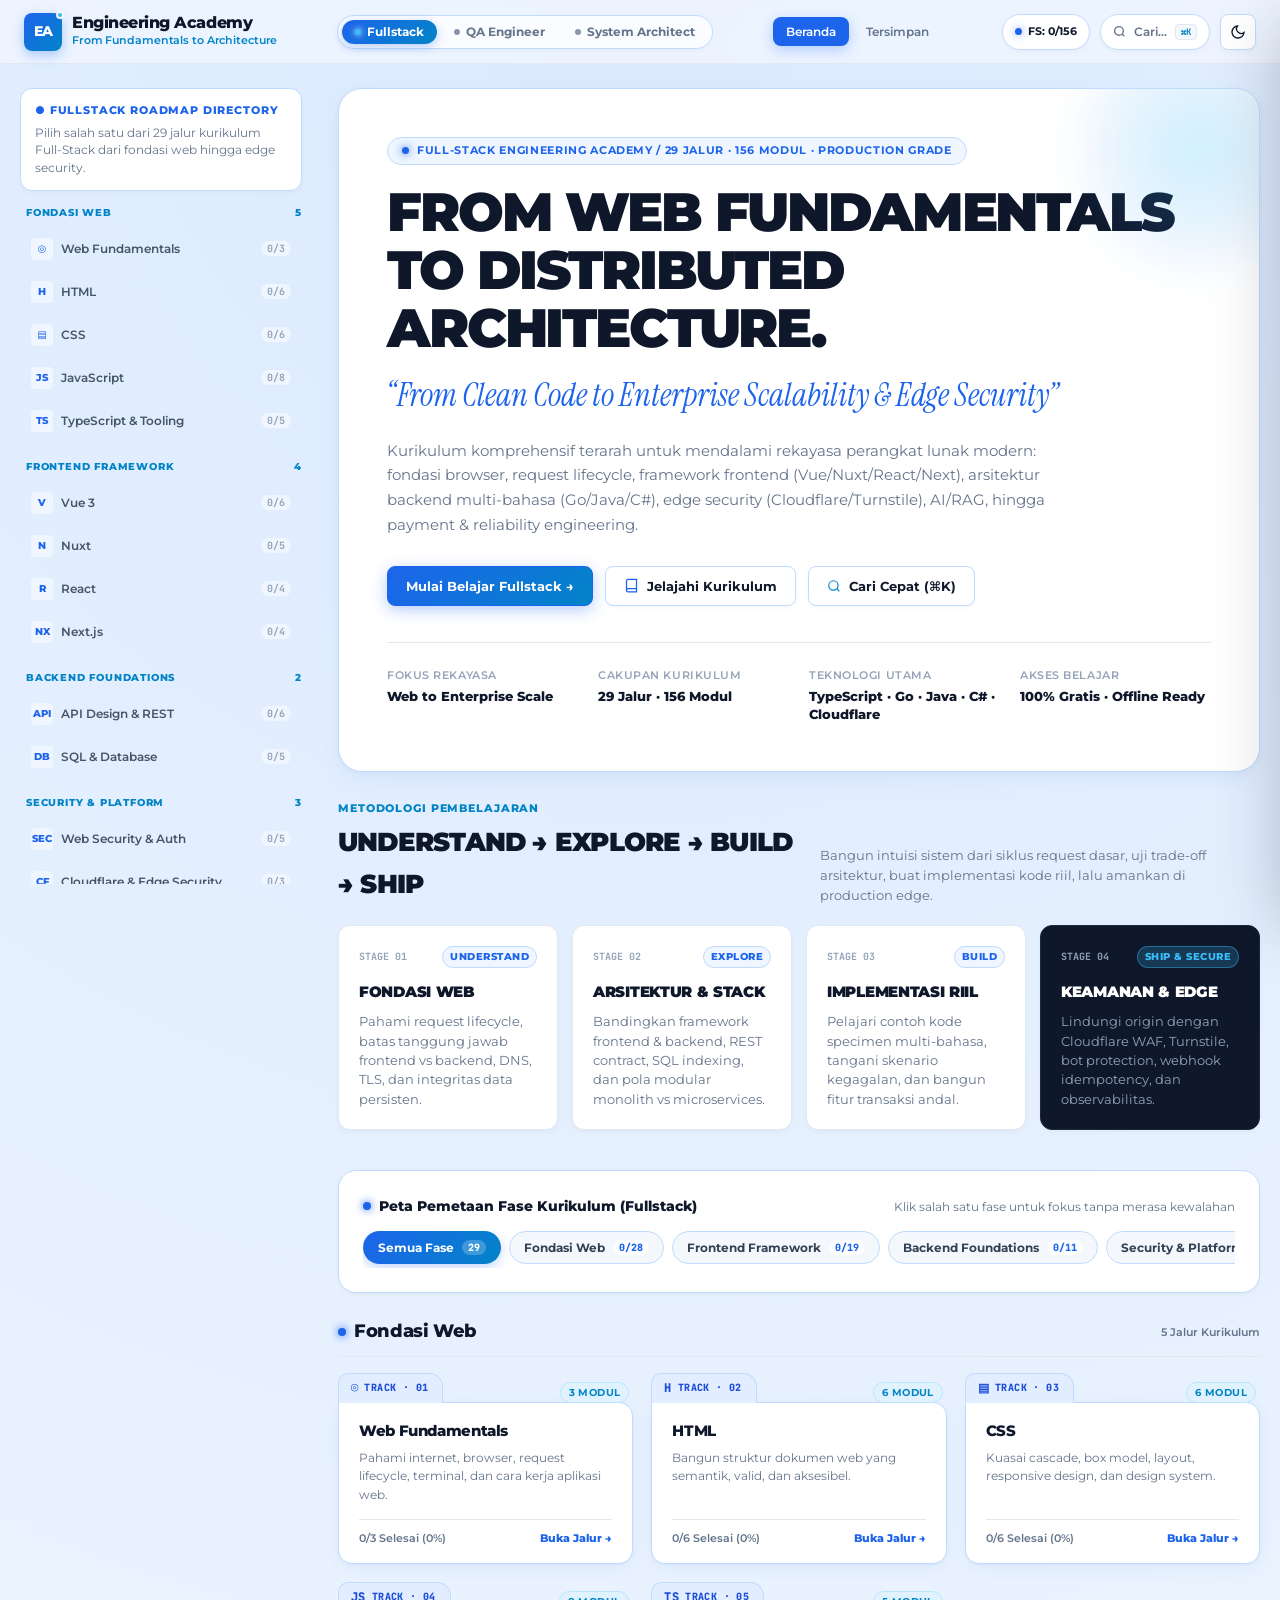
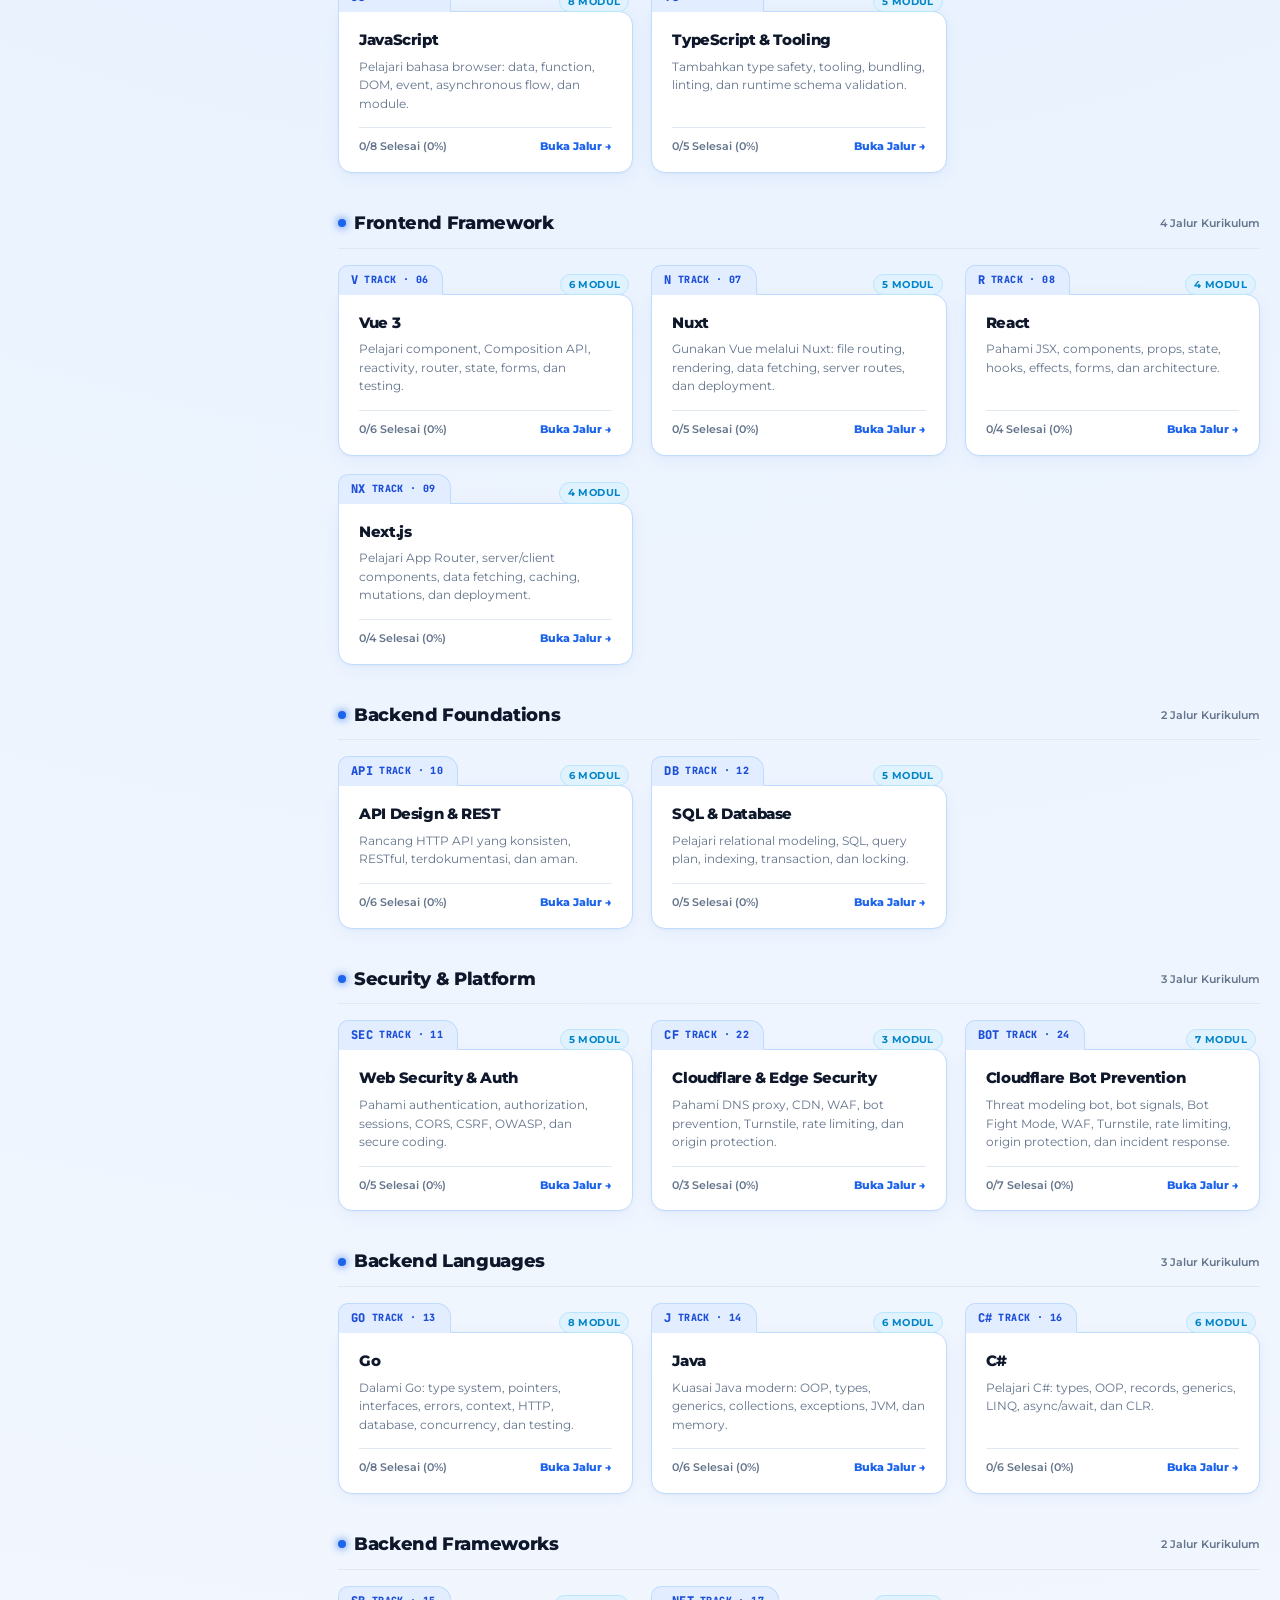
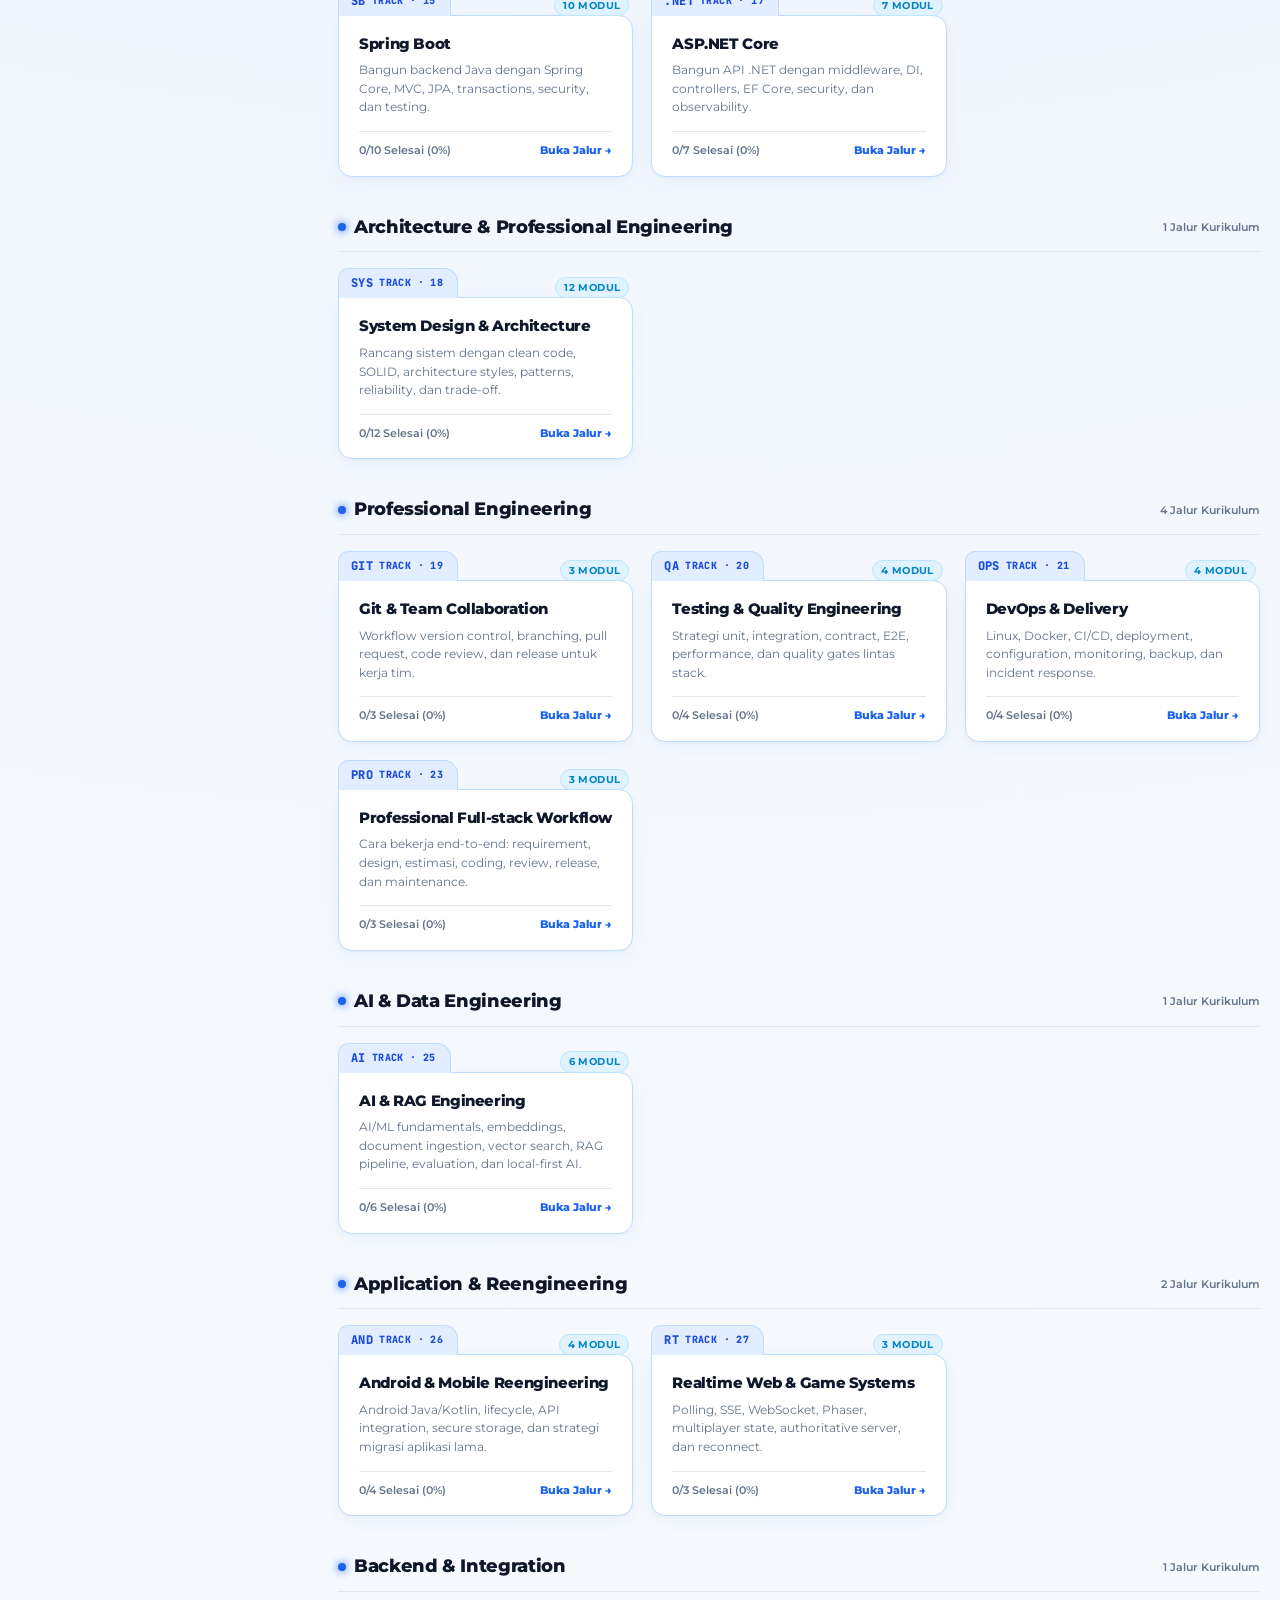
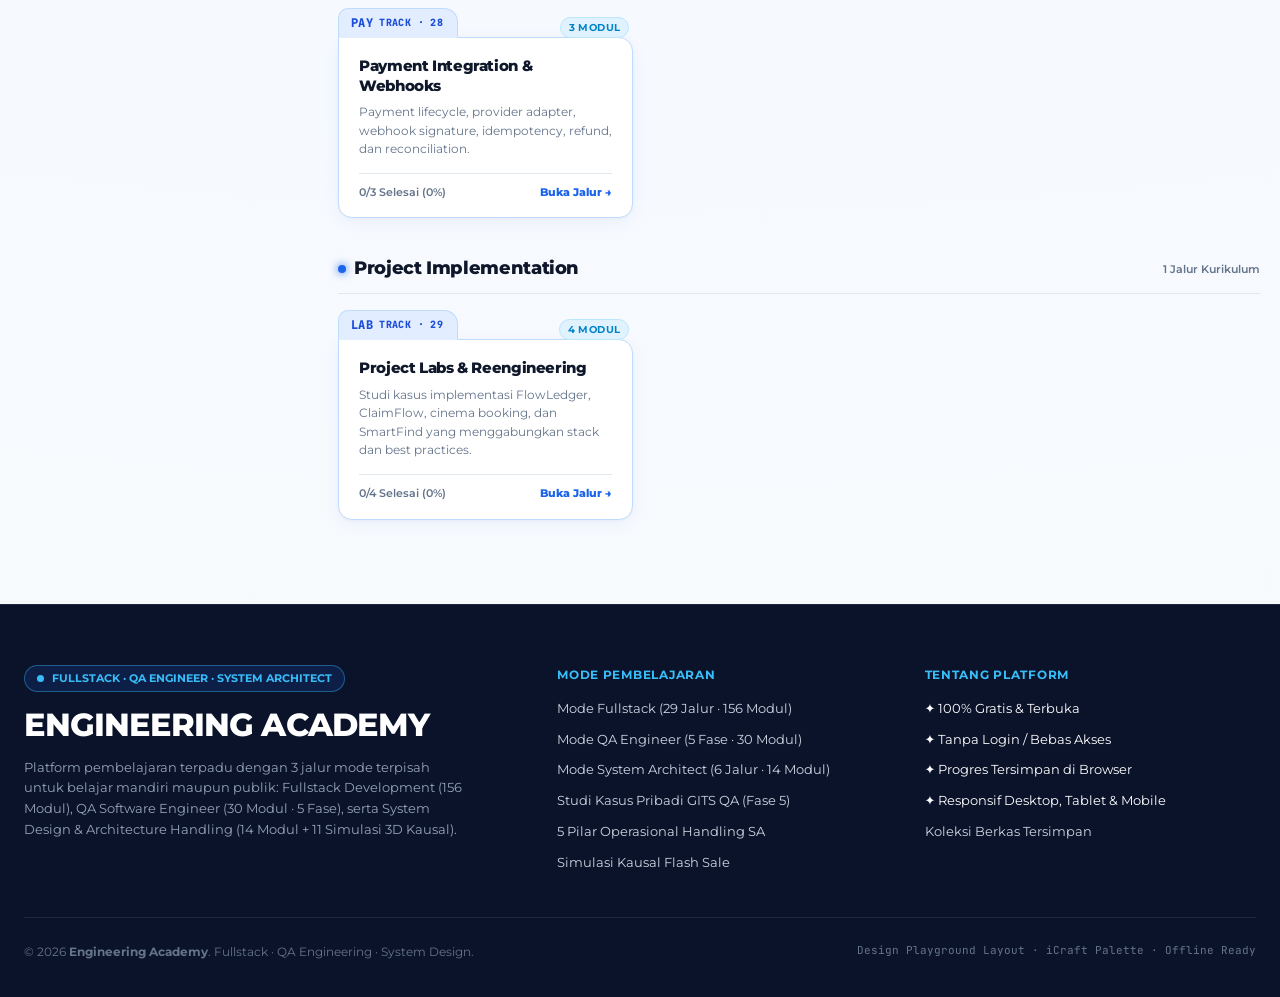
<file: index.html>
<!doctype html>
<html lang="id">
<head>
  <meta charset="utf-8">
  <meta name="viewport" content="width=device-width, initial-scale=1">
  <meta name="theme-color" content="#f0f6ff">
  <meta name="description" content="Full-Stack, Senior QA Engineering, dan System Design (SA) Academy: Kurikulum komprehensif dengan mode pembelajaran terpisah untuk Fullstack, QA Automation & Performance, serta System Architecture.">
  <title>Engineering Academy — Fullstack, Senior QA &amp; System Architect</title>

  <!-- Google Fonts: Montserrat, Plus Jakarta Sans, Instrument Serif, JetBrains Mono -->
  <link rel="preconnect" href="https://fonts.googleapis.com">
  <link rel="preconnect" href="https://fonts.gstatic.com" crossorigin>
  <link href="https://fonts.googleapis.com/css2?family=Instrument+Serif:ital@0;1&family=JetBrains+Mono:wght@400;500;700&family=Montserrat:ital,wght@0,400;0,500;0,600;0,700;0,800;0,900;1,500&family=Plus+Jakarta+Sans:wght@400;500;600;700&display=swap" rel="stylesheet">

  <!-- Stylesheets (iCraft Color Theme & Design Playground Layout) -->
  <link rel="stylesheet" href="css/tokens.css">
  <link rel="stylesheet" href="css/layout.css">
  <link rel="stylesheet" href="css/components.css">
</head>
<body>
  <!-- Accessibility Skip Link -->
  <a class="skip-link" href="#mainStage">Lewati ke Konten Utama</a>

  <!-- Top Sticky Navigation (iCraft Glassmorphism) -->
  <header class="site-header">
    <div class="site-header-inner">
      <!-- Brand Logo -->
      <a href="#/" class="brand-link" aria-label="Engineering Academy">
        <span class="brand-badge" aria-hidden="true">
          EA
          <span class="brand-dot"></span>
        </span>
        <div class="brand-meta">
          <span class="brand-title">Engineering Academy</span>
          <span class="brand-subtitle" id="brandSubtitleText">From Fundamentals to Architecture</span>
        </div>
      </a>

      <!-- Desktop Separated Mode Switcher (Fullstack | QA | SA) -->
      <div class="mode-switcher" role="tablist" aria-label="Pilih Mode Pembelajaran">
        <button class="mode-tab active" role="tab" aria-selected="true" data-mode="fullstack">
          <span class="mode-tab-dot"></span> Fullstack
        </button>
        <button class="mode-tab" role="tab" aria-selected="false" data-mode="qa">
          <span class="mode-tab-dot"></span> QA Engineer
        </button>
        <button class="mode-tab" role="tab" aria-selected="false" data-mode="sa">
          <span class="mode-tab-dot"></span> System Architect
        </button>
      </div>

      <!-- Quick Links (Large Desktop) -->
      <nav class="header-nav" aria-label="Navigasi Cepat">
        <button class="header-nav-btn active" data-action="home">
          <span>Beranda</span>
        </button>
        <button class="header-nav-btn" data-action="bookmarks">
          <span>Tersimpan</span>
        </button>
      </nav>

      <!-- Action Tools -->
      <div class="header-actions">
        <!-- Live Progress Pill -->
        <a href="#/bookmarks" class="header-progress-chip" aria-label="Progres Mode Aktif">
          <span class="progress-dot"></span>
          <span class="tabular-nums" id="headerProgressText">FS: 0/156</span>
        </a>

        <!-- Search Trigger Button -->
        <button class="search-trigger-btn" id="searchTriggerBtn" aria-label="Buka Pencarian Materi">
          <svg width="13" height="13" viewBox="0 0 24 24" fill="none" stroke="currentColor" stroke-width="2.5"><circle cx="11" cy="11" r="8"/><line x1="21" y1="21" x2="16.65" y2="16.65"/></svg>
          <span class="search-trigger-text">Cari...</span>
          <span class="kbd-badge">⌘K</span>
        </button>

        <!-- Theme Switcher -->
        <button class="icon-action-btn" id="themeToggleBtn" aria-label="Ganti Tema Warna" title="Ganti Tema">
          <svg width="16" height="16" viewBox="0 0 24 24" fill="none" stroke="currentColor" stroke-width="2"><path d="M21 12.79A9 9 0 1 1 11.21 3 7 7 0 0 0 21 12.79z"/></svg>
        </button>

        <!-- Mobile Menu Toggle -->
        <button class="icon-action-btn mobile-menu-toggle" id="mobileMenuBtn" aria-label="Buka Menu Katalog">
          <svg width="18" height="18" viewBox="0 0 24 24" fill="none" stroke="currentColor" stroke-width="2"><line x1="3" y1="12" x2="21" y2="12"/><line x1="3" y1="6" x2="21" y2="6"/><line x1="3" y1="18" x2="21" y2="18"/></svg>
        </button>
      </div>
    </div>
  </header>

  <!-- Mobile & Tablet Sticky Mode Switcher Strip (< 960px) -->
  <div class="mobile-mode-bar" role="tablist" aria-label="Pilih Mode Pembelajaran Mobile">
    <button class="mode-tab active" role="tab" aria-selected="true" data-mode="fullstack">
      <span class="mode-tab-dot"></span> Fullstack
    </button>
    <button class="mode-tab" role="tab" aria-selected="false" data-mode="qa">
      <span class="mode-tab-dot"></span> QA Engineer
    </button>
    <button class="mode-tab" role="tab" aria-selected="false" data-mode="sa">
      <span class="mode-tab-dot"></span> System Architect
    </button>
  </div>

  <!-- App Shell with Sidebar Catalog & Main Content Stage -->
  <div class="app-container with-sidebar">
    <!-- Desktop Left Sidebar Navigator -->
    <aside class="catalog-sidebar" aria-label="Katalog Jalur Teknologi">
      <div class="sidebar-card playground-grid-bg" style="margin-bottom:14px; padding:14px;">
        <div id="sidebarDirectoryLabel" style="font-family:var(--font-display); font-size:10.5px; font-weight:800; color:var(--color-brand-blue); letter-spacing:0.08em; text-transform:uppercase; margin-bottom:4px;">
          ● FULLSTACK ROADMAP DIRECTORY
        </div>
        <p id="sidebarDirectoryDesc" style="font-size:12px; color:var(--color-muted); line-height:1.45; margin:0;">
          Pilih salah satu dari 29 jalur kurikulum Full-Stack dari fondasi web hingga edge security.
        </p>
      </div>
      <div id="catalogSidebar">
        <!-- Injected via JavaScript based on active mode -->
      </div>
    </aside>

    <!-- Main Content Stage -->
    <main class="main-stage" id="mainStage" tabindex="-1">
      <!-- Injected via Router & UI Engine -->
    </main>
  </div>

  <!-- Deep Obsidian Architectural Footer -->
  <footer class="site-footer">
    <div class="site-footer-inner">
      <div class="footer-top-grid">
        <div>
          <div class="footer-kicker-badge">
            <span style="width:7px; height:7px; border-radius:50%; background:#38bdf8;"></span>
            <span>FULLSTACK · QA ENGINEER · SYSTEM ARCHITECT</span>
          </div>
          <h2 class="footer-title">ENGINEERING ACADEMY</h2>
          <p class="footer-desc">
            Platform pembelajaran terpadu dengan 3 jalur mode terpisah untuk belajar mandiri maupun publik:
            Fullstack Development (156 Modul), QA Software Engineer (30 Modul · 5 Fase), serta
            System Design &amp; Architecture Handling (14 Modul + 11 Simulasi 3D Kausal).
          </p>
        </div>

        <div>
          <h4 class="footer-col-title">Mode Pembelajaran</h4>
          <ul class="footer-link-list">
            <li><a href="#/">Mode Fullstack (29 Jalur · 156 Modul)</a></li>
            <li><a href="#/qa">Mode QA Engineer (5 Fase · 30 Modul)</a></li>
            <li><a href="#/sa">Mode System Architect (6 Jalur · 14 Modul)</a></li>
            <li><a href="#/module/qam25">Studi Kasus Pribadi GITS QA (Fase 5)</a></li>
            <li><a href="#/module/sam13">5 Pilar Operasional Handling SA</a></li>
            <li><a href="#/module/sam14">Simulasi Kausal Flash Sale</a></li>
          </ul>
        </div>

        <div>
          <h4 class="footer-col-title">Tentang Platform</h4>
          <ul class="footer-link-list">
            <li><span>✦ 100% Gratis &amp; Terbuka</span></li>
            <li><span>✦ Tanpa Login / Bebas Akses</span></li>
            <li><span>✦ Progres Tersimpan di Browser</span></li>
            <li><span>✦ Responsif Desktop, Tablet &amp; Mobile</span></li>
            <li><a href="#/bookmarks">Koleksi Berkas Tersimpan</a></li>
          </ul>
        </div>
      </div>

      <div class="footer-bottom">
        <div>
          © 2026 <strong>Engineering Academy</strong>. Fullstack · QA Engineering · System Design.
        </div>
        <div style="font-family:var(--font-mono); font-size:11px;">
          Design Playground Layout · iCraft Palette · Offline Ready
        </div>
      </div>
    </div>
  </footer>

  <!-- Mobile Drawer & Backdrop -->
  <div class="drawer-backdrop" id="drawerBackdrop"></div>
  <aside class="mobile-drawer" id="mobileDrawer" aria-label="Menu Mobile">
    <div class="mobile-drawer-head">
      <div class="brand-meta">
        <span class="brand-title">Katalog Materi</span>
        <span class="brand-subtitle" id="mobileDrawerCount" style="display:block;">29 Jalur (Fullstack)</span>
      </div>
      <button class="icon-action-btn" id="closeMobileMenuBtn" aria-label="Tutup Menu">
        ✕
      </button>
    </div>
    <div class="mobile-drawer-body">
      <div class="mobile-drawer-quick">
        <button class="btn btn-outline btn-sm" data-action="home">Beranda Mode</button>
        <button class="btn btn-outline btn-sm" data-action="bookmarks">Tersimpan</button>
      </div>
      <div id="mobileCatalogSidebar">
        <!-- Injected via JavaScript -->
      </div>
    </div>
  </aside>

  <!-- Spotlight Search Modal (Cmd+K / Ctrl+K) -->
  <div class="search-modal-backdrop" id="searchModalBackdrop" role="dialog" aria-modal="true" aria-label="Pencarian Materi">
    <div class="search-modal-dialog">
      <div class="search-modal-header">
        <svg width="18" height="18" viewBox="0 0 24 24" fill="none" stroke="currentColor" stroke-width="2.5" style="color:var(--color-brand-blue); flex-shrink:0;"><circle cx="11" cy="11" r="8"/><line x1="21" y1="21" x2="16.65" y2="16.65"/></svg>
        <input type="search" class="search-input-field" id="searchModalInput" placeholder="Cari materi di Fullstack, QA, atau SA... (mis: Playwright, LCP, k6, Outbox)" autocomplete="off">
        <button class="kbd-badge" id="searchModalClose" style="cursor:pointer; display:inline-block;">ESC</button>
      </div>
      <div class="search-modal-results" id="searchModalResults">
        <!-- Injected via Search Engine -->
      </div>
      <div class="search-modal-footer">
        <span>Tekan <strong style="color:var(--color-ink);">Enter</strong> untuk lihat semua · <strong style="color:var(--color-ink);">Esc</strong> untuk tutup</span>
        <span style="font-family:var(--font-mono);" id="searchModalTotalCount">200 Modul Terindeks</span>
      </div>
    </div>
  </div>

  <!-- Application Modular Scripts -->
  <script src="js/data/tracks.js"></script>
  <script src="js/data/modules.js"></script>
  <script src="js/data/modules-qa.js"></script>
  <script src="js/data/modules-sa.js"></script>
  <script src="js/state.js"></script>
  <script src="js/search.js"></script>
  <script src="js/visuals.js"></script>
  <script src="js/sim3d.js"></script>
  <script src="js/labs.js"></script>
  <script src="js/ui.js"></script>
  <script src="js/app.js"></script>
</body>
</html>
</file>
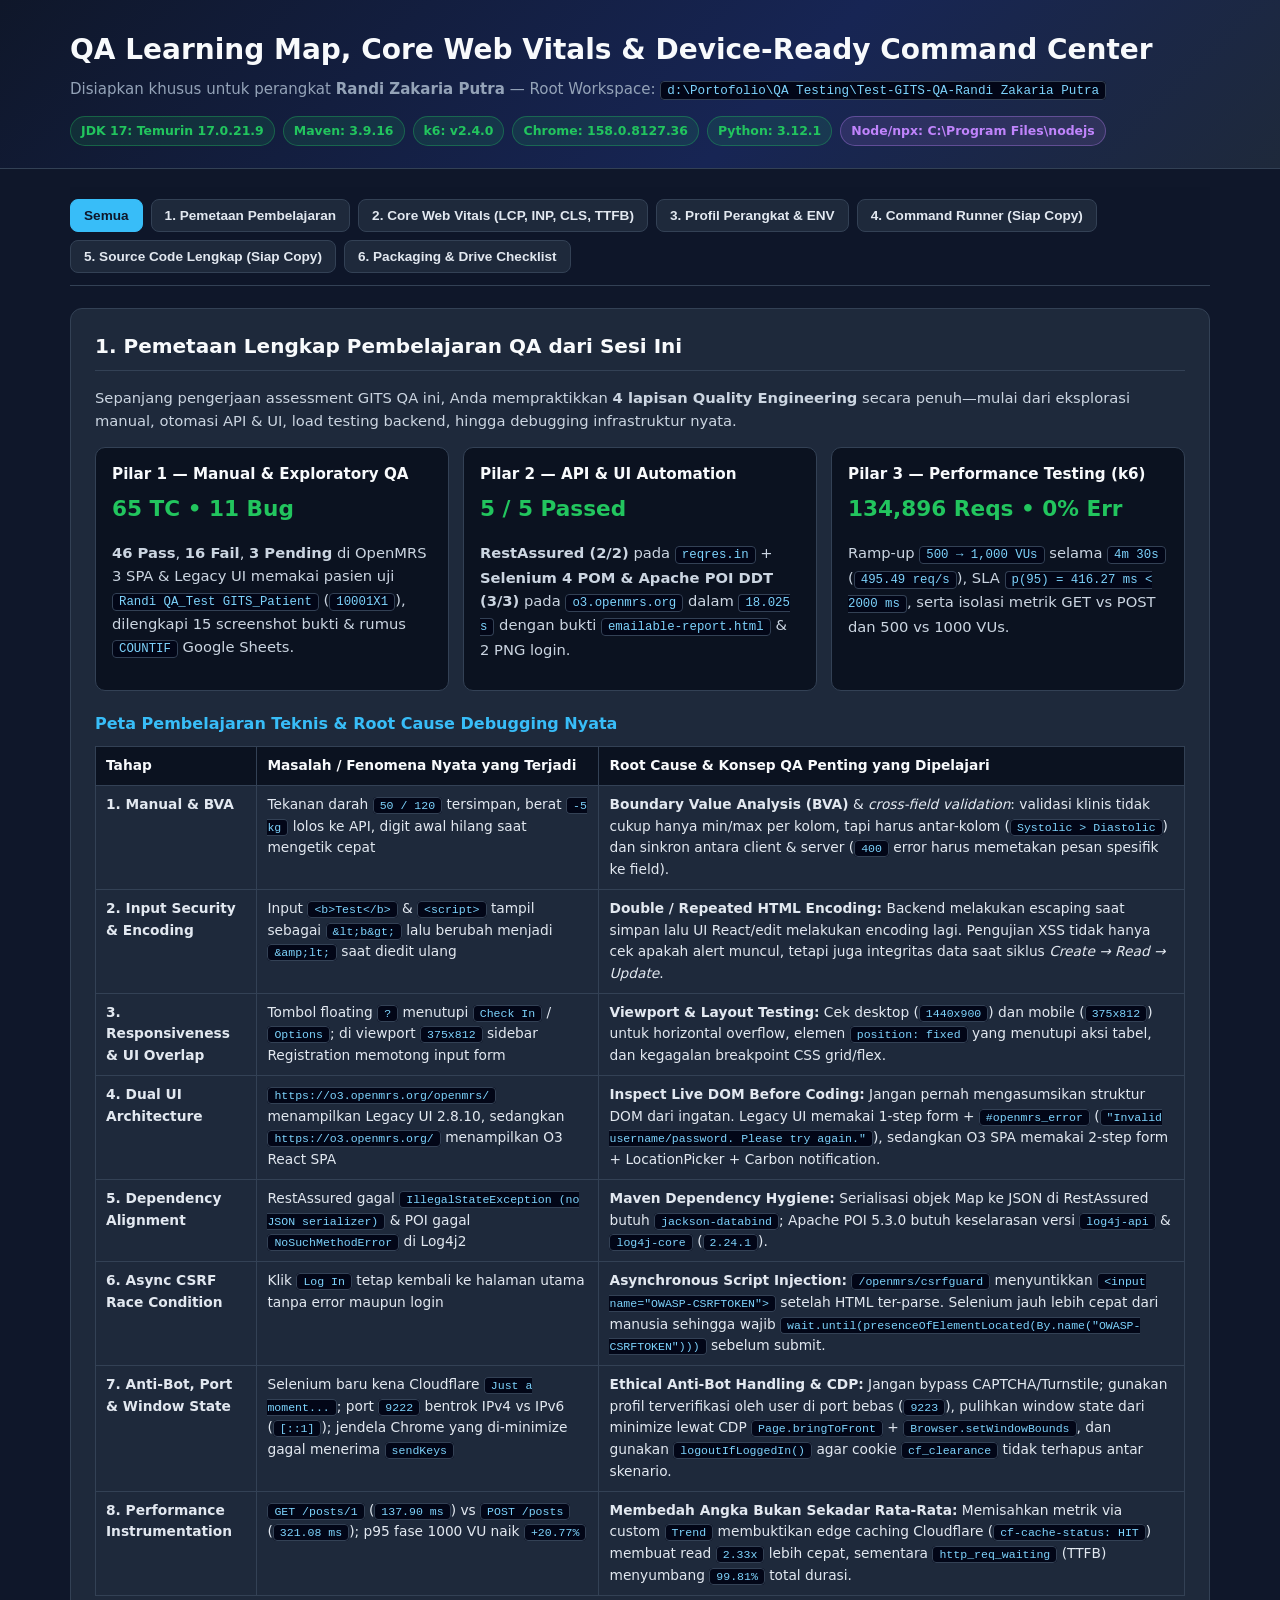
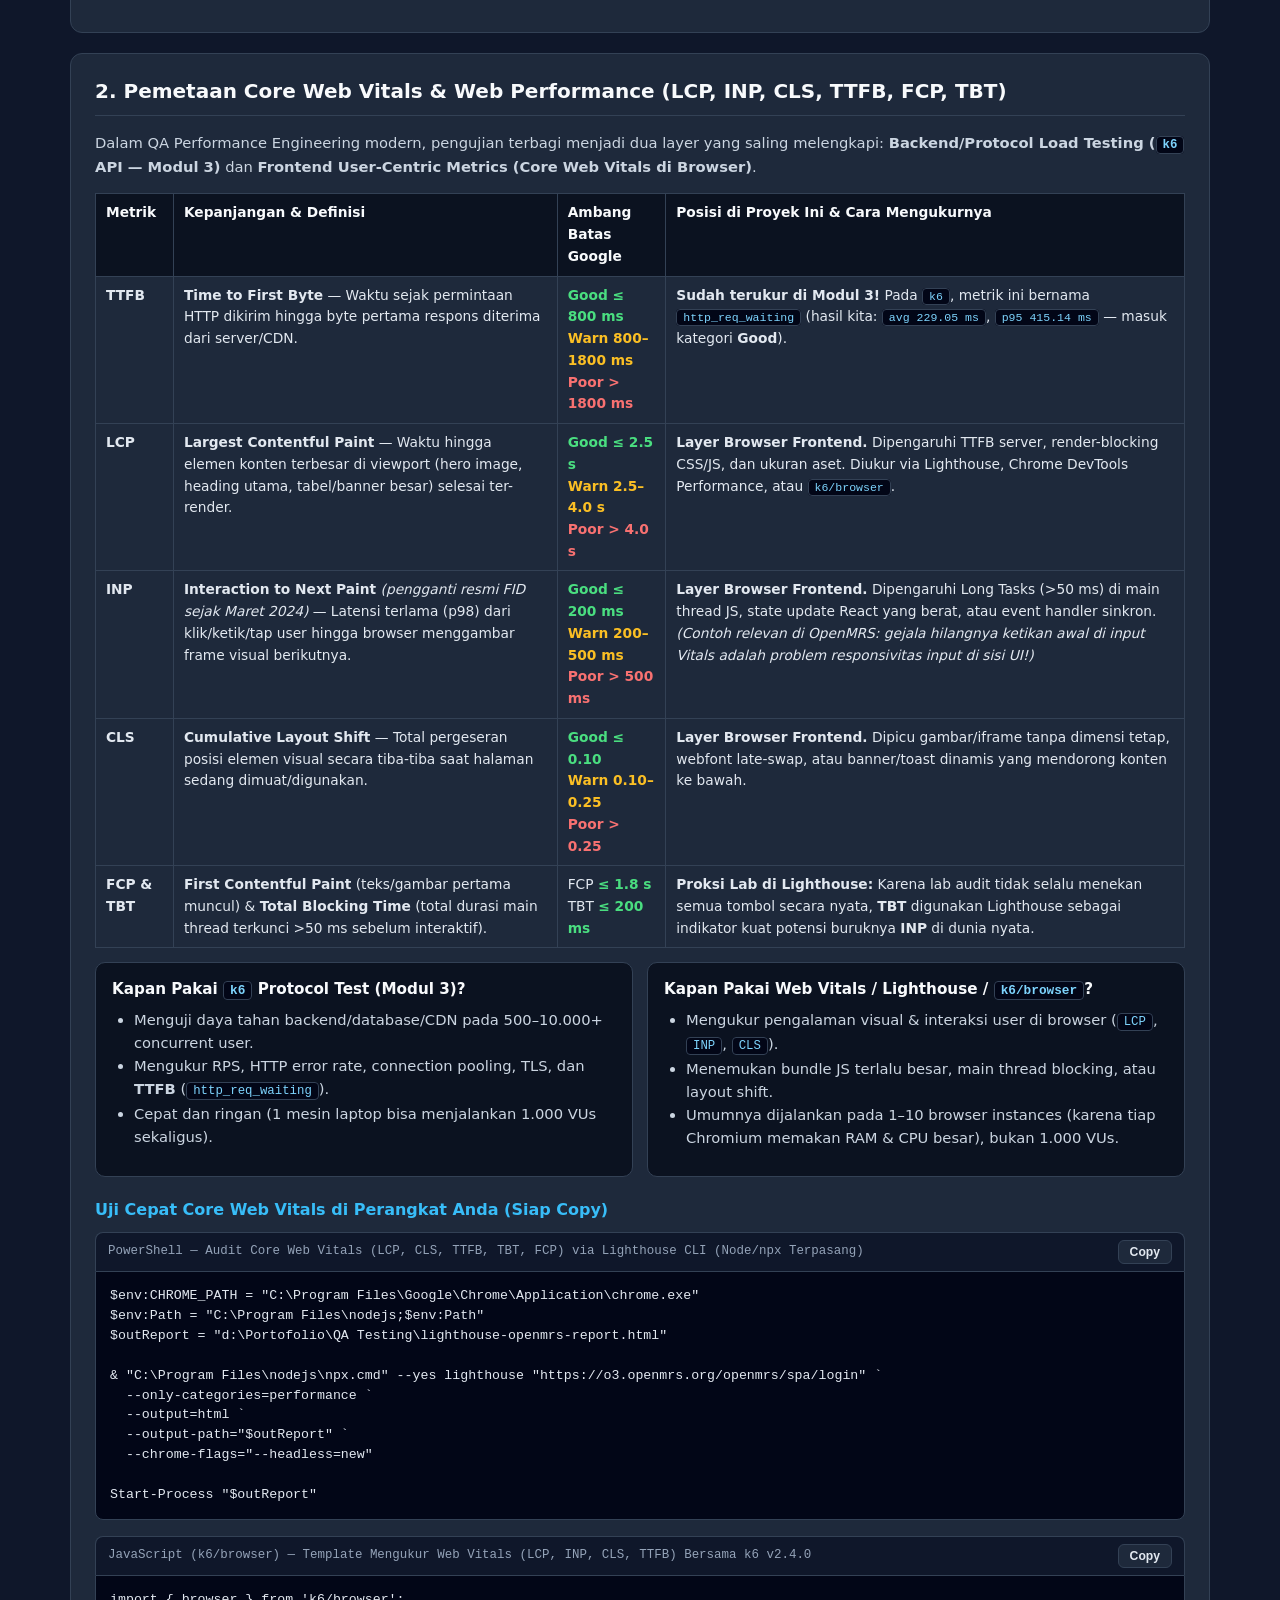
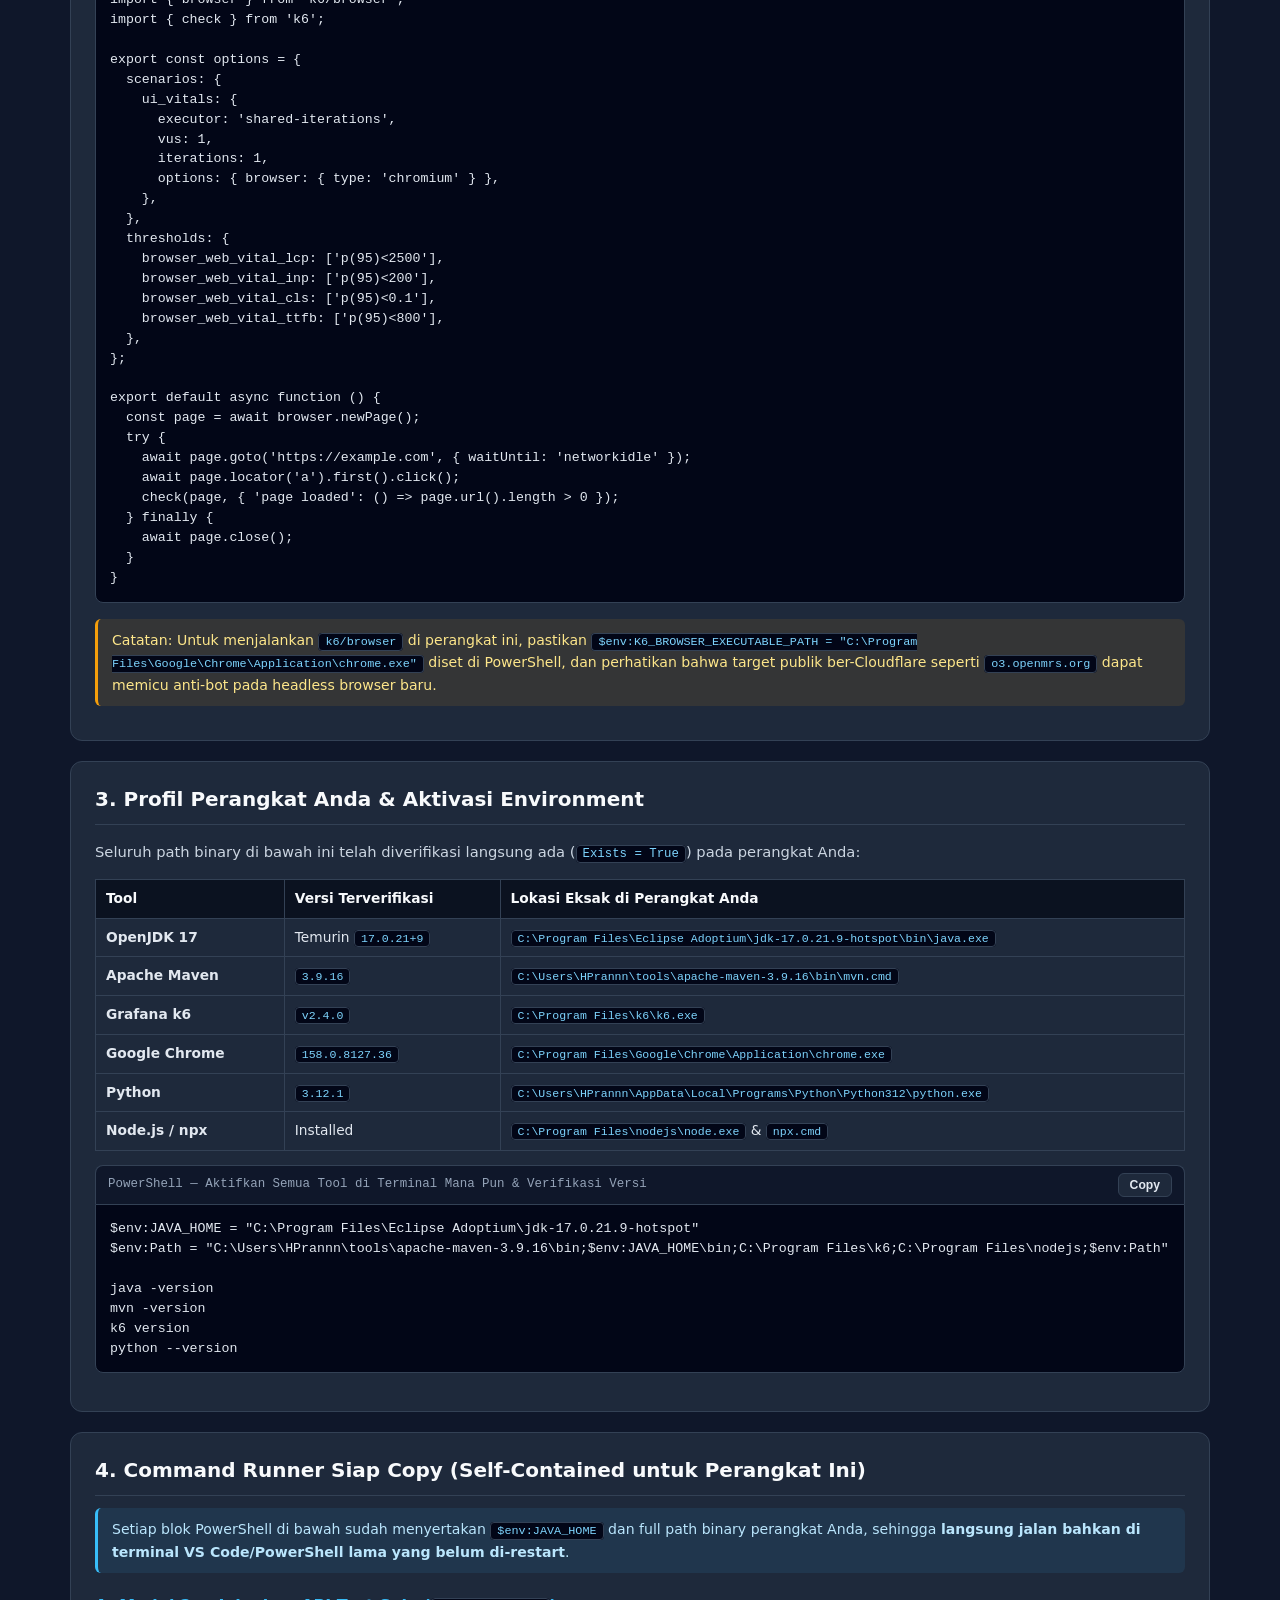
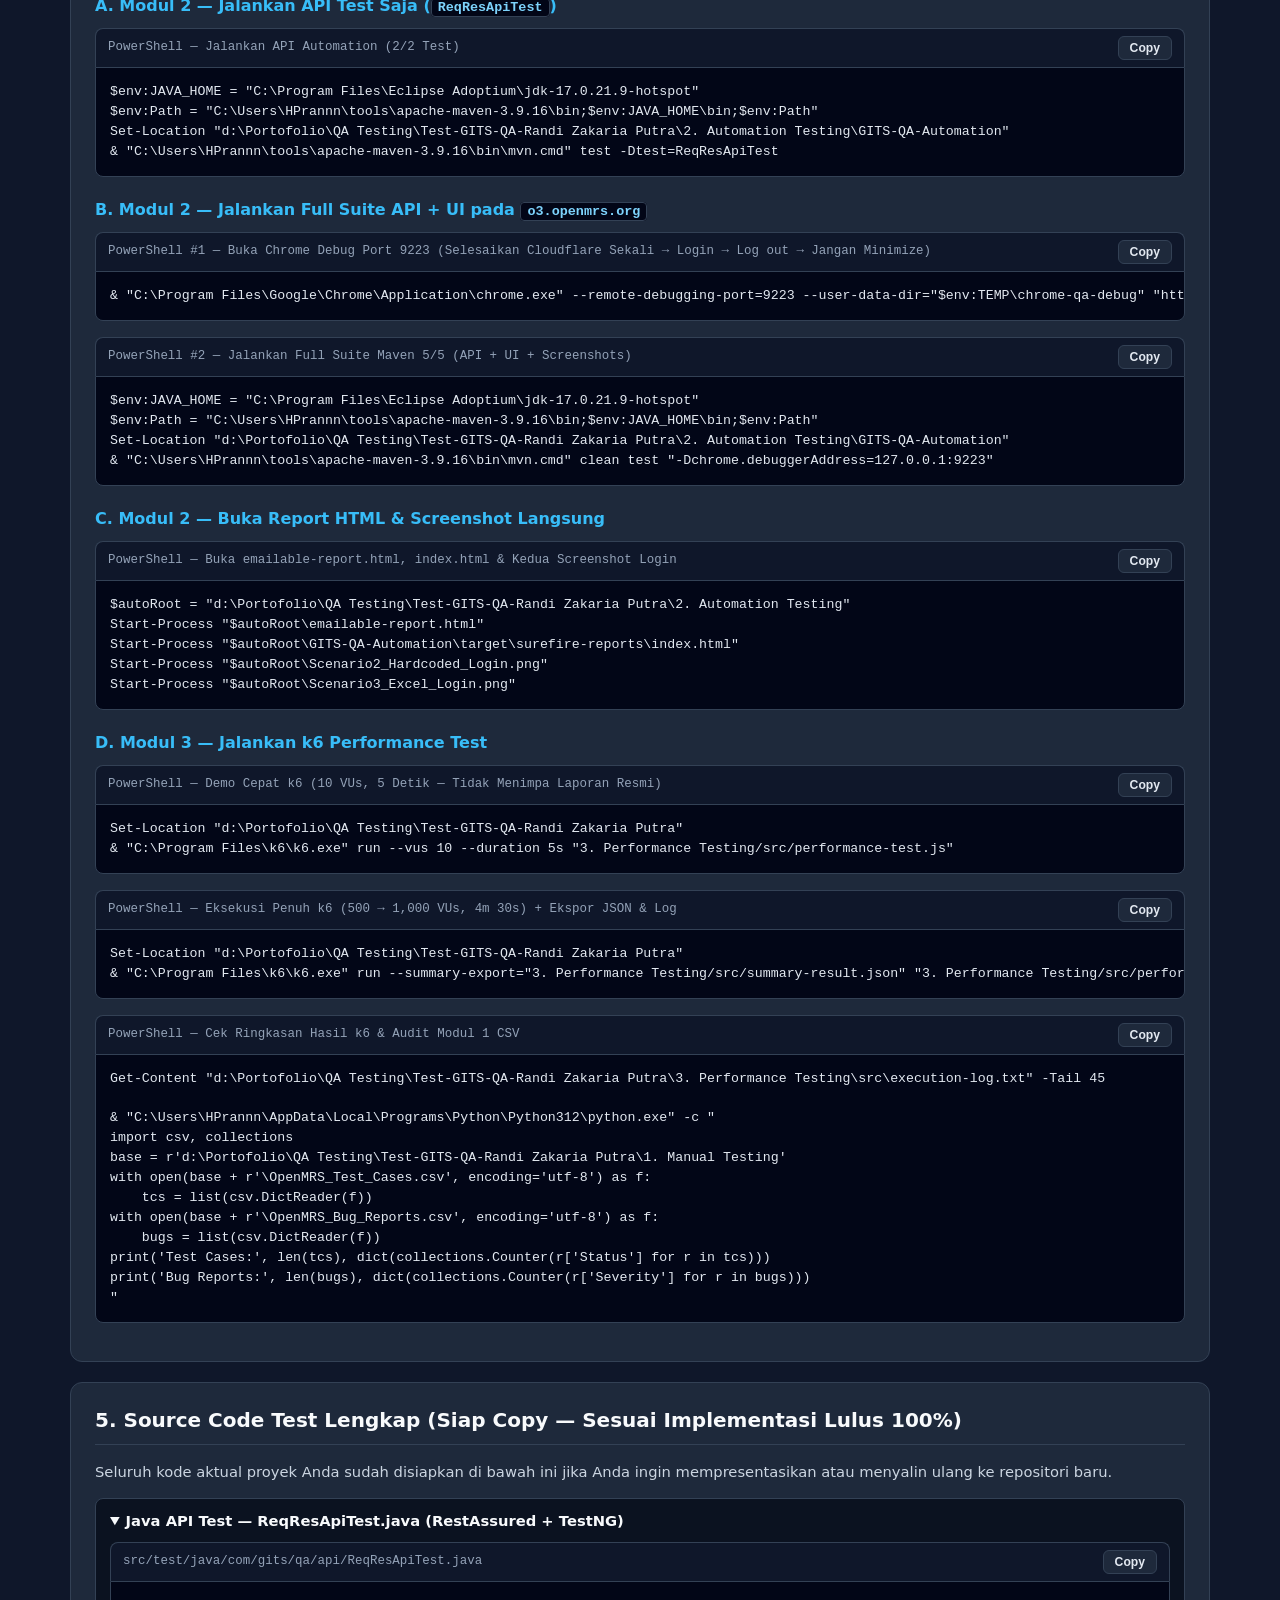
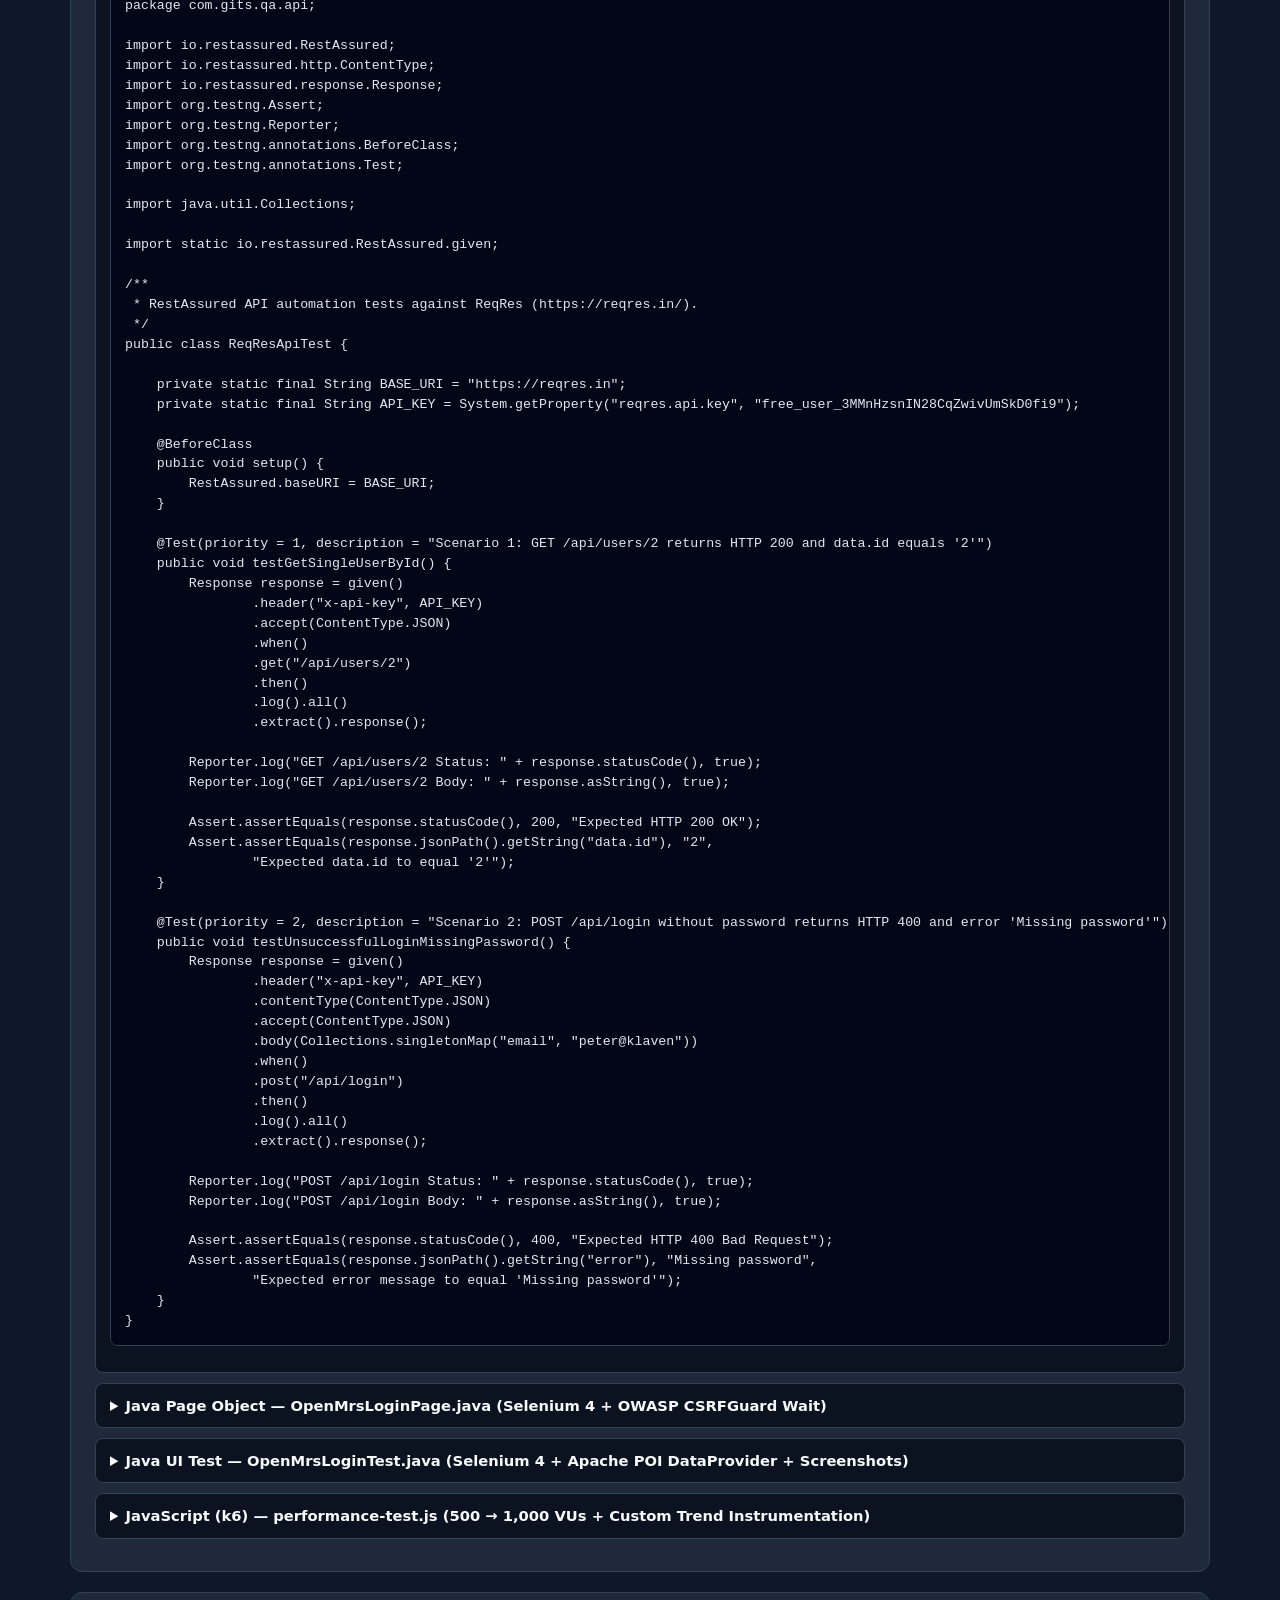
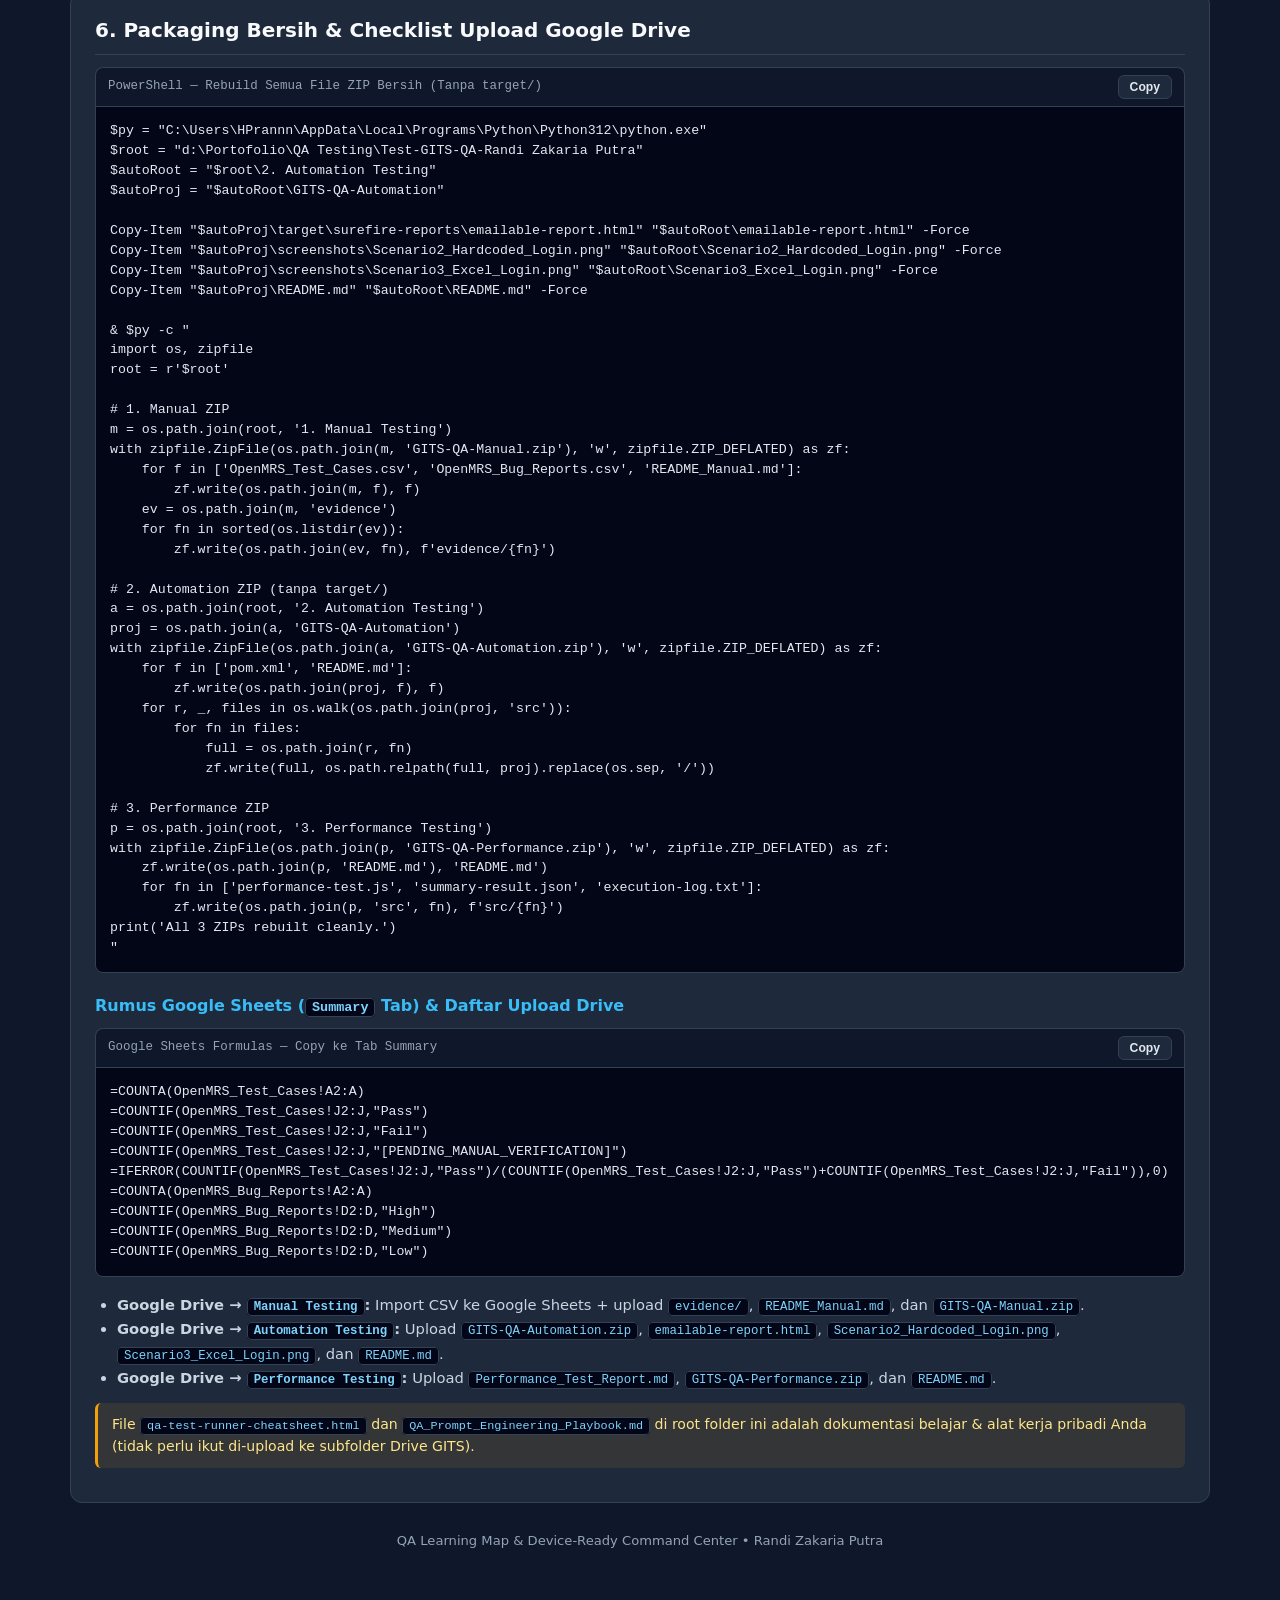
<file: qa-test-runner-cheatsheet.html>
<!DOCTYPE html>
<html lang="id">
<head>
  <meta charset="UTF-8" />
  <meta name="viewport" content="width=device-width, initial-scale=1.0" />
  <title>QA Learning Map, Web Vitals &amp; Command Center — Randi Zakaria Putra</title>
  <style>
    :root {
      --bg: #0f172a;
      --surface: #1e293b;
      --surface-2: #0b1220;
      --border: #334155;
      --text: #e2e8f0;
      --muted: #94a3b8;
      --accent: #38bdf8;
      --accent-2: #22c55e;
      --warn: #f59e0b;
      --purple: #c084fc;
      --danger: #f87171;
      --code-bg: #020617;
    }
    * { box-sizing: border-box; }
    body {
      margin: 0;
      font-family: "Segoe UI", system-ui, -apple-system, sans-serif;
      background: var(--bg);
      color: var(--text);
      line-height: 1.58;
    }
    header {
      background: linear-gradient(135deg, #0f172a 0%, #172554 60%, #1e293b 100%);
      border-bottom: 1px solid var(--border);
      padding: 28px 24px 22px;
    }
    .container {
      max-width: 1180px;
      margin: 0 auto;
      padding: 0 20px 64px;
    }
    h1 {
      margin: 0 0 6px;
      font-size: 1.75rem;
      color: #f8fafc;
    }
    .subtitle {
      margin: 0;
      color: var(--muted);
      font-size: 0.94rem;
    }
    .badge-row {
      display: flex;
      flex-wrap: wrap;
      gap: 8px;
      margin-top: 14px;
    }
    .badge {
      font-size: 0.78rem;
      padding: 4px 10px;
      border-radius: 999px;
      background: rgba(56, 189, 248, 0.12);
      border: 1px solid rgba(56, 189, 248, 0.35);
      color: var(--accent);
      font-weight: 600;
    }
    .badge.ok {
      background: rgba(34, 197, 94, 0.12);
      border-color: rgba(34, 197, 94, 0.35);
      color: var(--accent-2);
    }
    .badge.purple {
      background: rgba(192, 132, 252, 0.12);
      border-color: rgba(192, 132, 252, 0.35);
      color: var(--purple);
    }
    .tabs {
      display: flex;
      flex-wrap: wrap;
      gap: 8px;
      margin: 18px 0 22px;
      position: sticky;
      top: 0;
      background: rgba(15, 23, 42, 0.96);
      backdrop-filter: blur(6px);
      padding: 12px 0;
      z-index: 10;
      border-bottom: 1px solid var(--border);
    }
    .tab-btn {
      background: var(--surface);
      color: var(--text);
      border: 1px solid var(--border);
      border-radius: 8px;
      padding: 8px 13px;
      font-size: 0.85rem;
      font-weight: 600;
      cursor: pointer;
      transition: all 0.15s ease;
    }
    .tab-btn:hover { border-color: var(--accent); }
    .tab-btn.active {
      background: var(--accent);
      color: #0f172a;
      border-color: var(--accent);
    }
    section.card {
      background: var(--surface);
      border: 1px solid var(--border);
      border-radius: 12px;
      padding: 22px 24px;
      margin-bottom: 20px;
    }
    section.card.hidden { display: none; }
    h2 {
      margin: 0 0 12px;
      font-size: 1.25rem;
      color: #f8fafc;
      border-bottom: 1px solid var(--border);
      padding-bottom: 8px;
    }
    h3 {
      margin: 20px 0 8px;
      font-size: 1rem;
      color: var(--accent);
    }
    p, li { color: #cbd5e1; font-size: 0.92rem; }
    ul, ol { margin: 6px 0 12px 22px; padding: 0; }
    .grid-3 {
      display: grid;
      grid-template-columns: repeat(auto-fit, minmax(260px, 1fr));
      gap: 14px;
      margin: 12px 0;
    }
    .grid-2 {
      display: grid;
      grid-template-columns: repeat(auto-fit, minmax(320px, 1fr));
      gap: 14px;
      margin: 12px 0;
    }
    .mini-card {
      background: var(--surface-2);
      border: 1px solid var(--border);
      border-radius: 10px;
      padding: 14px 16px;
    }
    .mini-card h4 {
      margin: 0 0 6px;
      font-size: 0.95rem;
      color: #f8fafc;
    }
    .kpi {
      font-size: 1.35rem;
      font-weight: 700;
      color: var(--accent-2);
      margin: 4px 0;
    }
    .note {
      background: rgba(245, 158, 11, 0.1);
      border-left: 3px solid var(--warn);
      padding: 10px 14px;
      border-radius: 6px;
      font-size: 0.88rem;
      color: #fde68a;
      margin: 12px 0;
    }
    .tip {
      background: rgba(56, 189, 248, 0.09);
      border-left: 3px solid var(--accent);
      padding: 10px 14px;
      border-radius: 6px;
      font-size: 0.88rem;
      color: #bae6fd;
      margin: 12px 0;
    }
    .code-wrap {
      position: relative;
      margin: 10px 0 16px;
    }
    .code-label {
      display: flex;
      justify-content: space-between;
      align-items: center;
      background: #0f172a;
      border: 1px solid var(--border);
      border-bottom: none;
      border-radius: 8px 8px 0 0;
      padding: 7px 12px;
      font-size: 0.78rem;
      color: var(--muted);
      font-family: Consolas, "Cascadia Code", monospace;
    }
    .copy-btn {
      background: var(--surface);
      color: var(--text);
      border: 1px solid var(--border);
      border-radius: 6px;
      padding: 4px 11px;
      font-size: 0.76rem;
      font-weight: 600;
      cursor: pointer;
    }
    .copy-btn:hover { border-color: var(--accent); color: var(--accent); }
    .copy-btn.copied {
      background: var(--accent-2);
      color: #052e16;
      border-color: var(--accent-2);
    }
    pre {
      margin: 0;
      background: var(--code-bg);
      border: 1px solid var(--border);
      border-radius: 0 0 8px 8px;
      padding: 14px;
      overflow-x: auto;
      font-family: Consolas, "Cascadia Code", monospace;
      font-size: 0.83rem;
      color: #e2e8f0;
      line-height: 1.5;
    }
    details {
      background: var(--surface-2);
      border: 1px solid var(--border);
      border-radius: 8px;
      padding: 10px 14px;
      margin: 10px 0;
    }
    summary {
      cursor: pointer;
      font-weight: 600;
      color: #f8fafc;
      font-size: 0.92rem;
    }
    table {
      width: 100%;
      border-collapse: collapse;
      margin: 10px 0 14px;
      font-size: 0.86rem;
    }
    th, td {
      border: 1px solid var(--border);
      padding: 8px 10px;
      text-align: left;
      vertical-align: top;
    }
    th { background: var(--surface-2); color: #f8fafc; }
    code.inline {
      background: var(--code-bg);
      border: 1px solid var(--border);
      padding: 1px 6px;
      border-radius: 4px;
      font-family: Consolas, monospace;
      font-size: 0.84em;
      color: #7dd3fc;
    }
    .pill-good { color: #4ade80; font-weight: 700; }
    .pill-warn { color: #fbbf24; font-weight: 700; }
    .pill-bad { color: #f87171; font-weight: 700; }
    footer {
      text-align: center;
      color: var(--muted);
      font-size: 0.82rem;
      margin-top: 28px;
    }
  </style>
</head>
<body>
  <header>
    <div class="container" style="padding-bottom: 0;">
      <h1>QA Learning Map, Core Web Vitals &amp; Device-Ready Command Center</h1>
      <p class="subtitle">
        Disiapkan khusus untuk perangkat <strong>Randi Zakaria Putra</strong> — Root Workspace:
        <code class="inline">d:\Portofolio\QA Testing\Test-GITS-QA-Randi Zakaria Putra</code>
      </p>
      <div class="badge-row">
        <span class="badge ok">JDK 17: Temurin 17.0.21.9</span>
        <span class="badge ok">Maven: 3.9.16</span>
        <span class="badge ok">k6: v2.4.0</span>
        <span class="badge ok">Chrome: 158.0.8127.36</span>
        <span class="badge ok">Python: 3.12.1</span>
        <span class="badge purple">Node/npx: C:\Program Files\nodejs</span>
      </div>
    </div>
  </header>

  <main class="container">
    <div class="tabs" role="tablist">
      <button class="tab-btn active" data-filter="all">Semua</button>
      <button class="tab-btn" data-filter="learning">1. Pemetaan Pembelajaran</button>
      <button class="tab-btn" data-filter="webvitals">2. Core Web Vitals (LCP, INP, CLS, TTFB)</button>
      <button class="tab-btn" data-filter="device">3. Profil Perangkat &amp; ENV</button>
      <button class="tab-btn" data-filter="commands">4. Command Runner (Siap Copy)</button>
      <button class="tab-btn" data-filter="sourcecode">5. Source Code Lengkap (Siap Copy)</button>
      <button class="tab-btn" data-filter="package">6. Packaging &amp; Drive Checklist</button>
    </div>

    <!-- 1. PEMETAAN PEMBELAJARAN -->
    <section class="card" data-group="learning">
      <h2>1. Pemetaan Lengkap Pembelajaran QA dari Sesi Ini</h2>
      <p>
        Sepanjang pengerjaan assessment GITS QA ini, Anda mempraktikkan <strong>4 lapisan Quality Engineering</strong> secara penuh—mulai dari eksplorasi manual, otomasi API &amp; UI, load testing backend, hingga debugging infrastruktur nyata.
      </p>

      <div class="grid-3">
        <div class="mini-card">
          <h4>Pilar 1 — Manual &amp; Exploratory QA</h4>
          <div class="kpi">65 TC &bull; 11 Bug</div>
          <p>
            <strong>46 Pass</strong>, <strong>16 Fail</strong>, <strong>3 Pending</strong> di OpenMRS 3 SPA &amp; Legacy UI memakai pasien uji <code class="inline">Randi QA_Test GITS_Patient</code> (<code class="inline">10001X1</code>), dilengkapi 15 screenshot bukti &amp; rumus <code class="inline">COUNTIF</code> Google Sheets.
          </p>
        </div>
        <div class="mini-card">
          <h4>Pilar 2 — API &amp; UI Automation</h4>
          <div class="kpi">5 / 5 Passed</div>
          <p>
            <strong>RestAssured (2/2)</strong> pada <code class="inline">reqres.in</code> + <strong>Selenium 4 POM &amp; Apache POI DDT (3/3)</strong> pada <code class="inline">o3.openmrs.org</code> dalam <code class="inline">18.025 s</code> dengan bukti <code class="inline">emailable-report.html</code> &amp; 2 PNG login.
          </p>
        </div>
        <div class="mini-card">
          <h4>Pilar 3 — Performance Testing (k6)</h4>
          <div class="kpi">134,896 Reqs &bull; 0% Err</div>
          <p>
            Ramp-up <code class="inline">500 &rarr; 1,000 VUs</code> selama <code class="inline">4m 30s</code> (<code class="inline">495.49 req/s</code>), SLA <code class="inline">p(95) = 416.27 ms &lt; 2000 ms</code>, serta isolasi metrik GET vs POST dan 500 vs 1000 VUs.
          </p>
        </div>
      </div>

      <h3>Peta Pembelajaran Teknis &amp; Root Cause Debugging Nyata</h3>
      <table>
        <thead>
          <tr>
            <th>Tahap</th>
            <th>Masalah / Fenomena Nyata yang Terjadi</th>
            <th>Root Cause &amp; Konsep QA Penting yang Dipelajari</th>
          </tr>
        </thead>
        <tbody>
          <tr>
            <td><strong>1. Manual &amp; BVA</strong></td>
            <td>Tekanan darah <code class="inline">50 / 120</code> tersimpan, berat <code class="inline">-5 kg</code> lolos ke API, digit awal hilang saat mengetik cepat</td>
            <td><strong>Boundary Value Analysis (BVA)</strong> &amp; <em>cross-field validation</em>: validasi klinis tidak cukup hanya min/max per kolom, tapi harus antar-kolom (<code class="inline">Systolic &gt; Diastolic</code>) dan sinkron antara client &amp; server (<code class="inline">400</code> error harus memetakan pesan spesifik ke field).</td>
          </tr>
          <tr>
            <td><strong>2. Input Security &amp; Encoding</strong></td>
            <td>Input <code class="inline">&lt;b&gt;Test&lt;/b&gt;</code> &amp; <code class="inline">&lt;script&gt;</code> tampil sebagai <code class="inline">&amp;lt;b&amp;gt;</code> lalu berubah menjadi <code class="inline">&amp;amp;lt;</code> saat diedit ulang</td>
            <td><strong>Double / Repeated HTML Encoding:</strong> Backend melakukan escaping saat simpan lalu UI React/edit melakukan encoding lagi. Pengujian XSS tidak hanya cek apakah alert muncul, tetapi juga integritas data saat siklus <em>Create &rarr; Read &rarr; Update</em>.</td>
          </tr>
          <tr>
            <td><strong>3. Responsiveness &amp; UI Overlap</strong></td>
            <td>Tombol floating <code class="inline">?</code> menutupi <code class="inline">Check In</code> / <code class="inline">Options</code>; di viewport <code class="inline">375x812</code> sidebar Registration memotong input form</td>
            <td><strong>Viewport &amp; Layout Testing:</strong> Cek desktop (<code class="inline">1440x900</code>) dan mobile (<code class="inline">375x812</code>) untuk horizontal overflow, elemen <code class="inline">position: fixed</code> yang menutupi aksi tabel, dan kegagalan breakpoint CSS grid/flex.</td>
          </tr>
          <tr>
            <td><strong>4. Dual UI Architecture</strong></td>
            <td><code class="inline">https://o3.openmrs.org/openmrs/</code> menampilkan Legacy UI 2.8.10, sedangkan <code class="inline">https://o3.openmrs.org/</code> menampilkan O3 React SPA</td>
            <td><strong>Inspect Live DOM Before Coding:</strong> Jangan pernah mengasumsikan struktur DOM dari ingatan. Legacy UI memakai 1-step form + <code class="inline">#openmrs_error</code> (<code class="inline">"Invalid username/password. Please try again."</code>), sedangkan O3 SPA memakai 2-step form + LocationPicker + Carbon notification.</td>
          </tr>
          <tr>
            <td><strong>5. Dependency Alignment</strong></td>
            <td>RestAssured gagal <code class="inline">IllegalStateException (no JSON serializer)</code> &amp; POI gagal <code class="inline">NoSuchMethodError</code> di Log4j2</td>
            <td><strong>Maven Dependency Hygiene:</strong> Serialisasi objek Map ke JSON di RestAssured butuh <code class="inline">jackson-databind</code>; Apache POI 5.3.0 butuh keselarasan versi <code class="inline">log4j-api</code> &amp; <code class="inline">log4j-core</code> (<code class="inline">2.24.1</code>).</td>
          </tr>
          <tr>
            <td><strong>6. Async CSRF Race Condition</strong></td>
            <td>Klik <code class="inline">Log In</code> tetap kembali ke halaman utama tanpa error maupun login</td>
            <td><strong>Asynchronous Script Injection:</strong> <code class="inline">/openmrs/csrfguard</code> menyuntikkan <code class="inline">&lt;input name="OWASP-CSRFTOKEN"&gt;</code> setelah HTML ter-parse. Selenium jauh lebih cepat dari manusia sehingga wajib <code class="inline">wait.until(presenceOfElementLocated(By.name("OWASP-CSRFTOKEN")))</code> sebelum submit.</td>
          </tr>
          <tr>
            <td><strong>7. Anti-Bot, Port &amp; Window State</strong></td>
            <td>Selenium baru kena Cloudflare <code class="inline">Just a moment...</code>; port <code class="inline">9222</code> bentrok IPv4 vs IPv6 (<code class="inline">[::1]</code>); jendela Chrome yang di-minimize gagal menerima <code class="inline">sendKeys</code></td>
            <td><strong>Ethical Anti-Bot Handling &amp; CDP:</strong> Jangan bypass CAPTCHA/Turnstile; gunakan profil terverifikasi oleh user di port bebas (<code class="inline">9223</code>), pulihkan window state dari minimize lewat CDP <code class="inline">Page.bringToFront</code> + <code class="inline">Browser.setWindowBounds</code>, dan gunakan <code class="inline">logoutIfLoggedIn()</code> agar cookie <code class="inline">cf_clearance</code> tidak terhapus antar skenario.</td>
          </tr>
          <tr>
            <td><strong>8. Performance Instrumentation</strong></td>
            <td><code class="inline">GET /posts/1</code> (<code class="inline">137.90 ms</code>) vs <code class="inline">POST /posts</code> (<code class="inline">321.08 ms</code>); p95 fase 1000 VU naik <code class="inline">+20.77%</code></td>
            <td><strong>Membedah Angka Bukan Sekadar Rata-Rata:</strong> Memisahkan metrik via custom <code class="inline">Trend</code> membuktikan edge caching Cloudflare (<code class="inline">cf-cache-status: HIT</code>) membuat read <code class="inline">2.33x</code> lebih cepat, sementara <code class="inline">http_req_waiting</code> (TTFB) menyumbang <code class="inline">99.81%</code> total durasi.</td>
          </tr>
        </tbody>
      </table>
    </section>

    <!-- 2. CORE WEB VITALS -->
    <section class="card" data-group="webvitals">
      <h2>2. Pemetaan Core Web Vitals &amp; Web Performance (LCP, INP, CLS, TTFB, FCP, TBT)</h2>
      <p>
        Dalam QA Performance Engineering modern, pengujian terbagi menjadi dua layer yang saling melengkapi:
        <strong>Backend/Protocol Load Testing (<code class="inline">k6</code> API — Modul 3)</strong> dan <strong>Frontend User-Centric Metrics (Core Web Vitals di Browser)</strong>.
      </p>

      <table>
        <thead>
          <tr>
            <th>Metrik</th>
            <th>Kepanjangan &amp; Definisi</th>
            <th>Ambang Batas Google</th>
            <th>Posisi di Proyek Ini &amp; Cara Mengukurnya</th>
          </tr>
        </thead>
        <tbody>
          <tr>
            <td><strong>TTFB</strong></td>
            <td><strong>Time to First Byte</strong> — Waktu sejak permintaan HTTP dikirim hingga byte pertama respons diterima dari server/CDN.</td>
            <td><span class="pill-good">Good &le; 800 ms</span><br><span class="pill-warn">Warn 800–1800 ms</span><br><span class="pill-bad">Poor &gt; 1800 ms</span></td>
            <td><strong>Sudah terukur di Modul 3!</strong> Pada <code class="inline">k6</code>, metrik ini bernama <code class="inline">http_req_waiting</code> (hasil kita: <code class="inline">avg 229.05 ms</code>, <code class="inline">p95 415.14 ms</code> &mdash; masuk kategori <strong>Good</strong>).</td>
          </tr>
          <tr>
            <td><strong>LCP</strong></td>
            <td><strong>Largest Contentful Paint</strong> — Waktu hingga elemen konten terbesar di viewport (hero image, heading utama, tabel/banner besar) selesai ter-render.</td>
            <td><span class="pill-good">Good &le; 2.5 s</span><br><span class="pill-warn">Warn 2.5–4.0 s</span><br><span class="pill-bad">Poor &gt; 4.0 s</span></td>
            <td><strong>Layer Browser Frontend.</strong> Dipengaruhi TTFB server, render-blocking CSS/JS, dan ukuran aset. Diukur via Lighthouse, Chrome DevTools Performance, atau <code class="inline">k6/browser</code>.</td>
          </tr>
          <tr>
            <td><strong>INP</strong></td>
            <td><strong>Interaction to Next Paint</strong> <em>(pengganti resmi FID sejak Maret 2024)</em> — Latensi terlama (p98) dari klik/ketik/tap user hingga browser menggambar frame visual berikutnya.</td>
            <td><span class="pill-good">Good &le; 200 ms</span><br><span class="pill-warn">Warn 200–500 ms</span><br><span class="pill-bad">Poor &gt; 500 ms</span></td>
            <td><strong>Layer Browser Frontend.</strong> Dipengaruhi Long Tasks (&gt;50 ms) di main thread JS, state update React yang berat, atau event handler sinkron. <em>(Contoh relevan di OpenMRS: gejala hilangnya ketikan awal di input Vitals adalah problem responsivitas input di sisi UI!)</em></td>
          </tr>
          <tr>
            <td><strong>CLS</strong></td>
            <td><strong>Cumulative Layout Shift</strong> — Total pergeseran posisi elemen visual secara tiba-tiba saat halaman sedang dimuat/digunakan.</td>
            <td><span class="pill-good">Good &le; 0.10</span><br><span class="pill-warn">Warn 0.10–0.25</span><br><span class="pill-bad">Poor &gt; 0.25</span></td>
            <td><strong>Layer Browser Frontend.</strong> Dipicu gambar/iframe tanpa dimensi tetap, webfont late-swap, atau banner/toast dinamis yang mendorong konten ke bawah.</td>
          </tr>
          <tr>
            <td><strong>FCP &amp; TBT</strong></td>
            <td><strong>First Contentful Paint</strong> (teks/gambar pertama muncul) &amp; <strong>Total Blocking Time</strong> (total durasi main thread terkunci &gt;50 ms sebelum interaktif).</td>
            <td>FCP <span class="pill-good">&le; 1.8 s</span><br>TBT <span class="pill-good">&le; 200 ms</span></td>
            <td><strong>Proksi Lab di Lighthouse:</strong> Karena lab audit tidak selalu menekan semua tombol secara nyata, <strong>TBT</strong> digunakan Lighthouse sebagai indikator kuat potensi buruknya <strong>INP</strong> di dunia nyata.</td>
          </tr>
        </tbody>
      </table>

      <div class="grid-2">
        <div class="mini-card">
          <h4>Kapan Pakai <code class="inline">k6</code> Protocol Test (Modul 3)?</h4>
          <ul>
            <li>Menguji daya tahan backend/database/CDN pada 500–10.000+ concurrent user.</li>
            <li>Mengukur RPS, HTTP error rate, connection pooling, TLS, dan <strong>TTFB</strong> (<code class="inline">http_req_waiting</code>).</li>
            <li>Cepat dan ringan (1 mesin laptop bisa menjalankan 1.000 VUs sekaligus).</li>
          </ul>
        </div>
        <div class="mini-card">
          <h4>Kapan Pakai Web Vitals / Lighthouse / <code class="inline">k6/browser</code>?</h4>
          <ul>
            <li>Mengukur pengalaman visual &amp; interaksi user di browser (<code class="inline">LCP</code>, <code class="inline">INP</code>, <code class="inline">CLS</code>).</li>
            <li>Menemukan bundle JS terlalu besar, main thread blocking, atau layout shift.</li>
            <li>Umumnya dijalankan pada 1–10 browser instances (karena tiap Chromium memakan RAM &amp; CPU besar), bukan 1.000 VUs.</li>
          </ul>
        </div>
      </div>

      <h3>Uji Cepat Core Web Vitals di Perangkat Anda (Siap Copy)</h3>
      <div class="code-wrap">
        <div class="code-label">
          <span>PowerShell — Audit Core Web Vitals (LCP, CLS, TTFB, TBT, FCP) via Lighthouse CLI (Node/npx Terpasang)</span>
          <button class="copy-btn">Copy</button>
        </div>
<pre>$env:CHROME_PATH = "C:\Program Files\Google\Chrome\Application\chrome.exe"
$env:Path = "C:\Program Files\nodejs;$env:Path"
$outReport = "d:\Portofolio\QA Testing\lighthouse-openmrs-report.html"

&amp; "C:\Program Files\nodejs\npx.cmd" --yes lighthouse "https://o3.openmrs.org/openmrs/spa/login" `
  --only-categories=performance `
  --output=html `
  --output-path="$outReport" `
  --chrome-flags="--headless=new"

Start-Process "$outReport"</pre>
      </div>
      <div class="code-wrap">
        <div class="code-label">
          <span>JavaScript (k6/browser) — Template Mengukur Web Vitals (LCP, INP, CLS, TTFB) Bersama k6 v2.4.0</span>
          <button class="copy-btn">Copy</button>
        </div>
<pre>import { browser } from 'k6/browser';
import { check } from 'k6';

export const options = {
  scenarios: {
    ui_vitals: {
      executor: 'shared-iterations',
      vus: 1,
      iterations: 1,
      options: { browser: { type: 'chromium' } },
    },
  },
  thresholds: {
    browser_web_vital_lcp: ['p(95)&lt;2500'],
    browser_web_vital_inp: ['p(95)&lt;200'],
    browser_web_vital_cls: ['p(95)&lt;0.1'],
    browser_web_vital_ttfb: ['p(95)&lt;800'],
  },
};

export default async function () {
  const page = await browser.newPage();
  try {
    await page.goto('https://example.com', { waitUntil: 'networkidle' });
    await page.locator('a').first().click();
    check(page, { 'page loaded': () =&gt; page.url().length &gt; 0 });
  } finally {
    await page.close();
  }
}</pre>
      </div>
      <div class="note">
        Catatan: Untuk menjalankan <code class="inline">k6/browser</code> di perangkat ini, pastikan <code class="inline">$env:K6_BROWSER_EXECUTABLE_PATH = "C:\Program Files\Google\Chrome\Application\chrome.exe"</code> diset di PowerShell, dan perhatikan bahwa target publik ber-Cloudflare seperti <code class="inline">o3.openmrs.org</code> dapat memicu anti-bot pada headless browser baru.
      </div>
    </section>

    <!-- 3. PROFIL PERANGKAT -->
    <section class="card" data-group="device">
      <h2>3. Profil Perangkat Anda &amp; Aktivasi Environment</h2>
      <p>Seluruh path binary di bawah ini telah diverifikasi langsung ada (<code class="inline">Exists = True</code>) pada perangkat Anda:</p>
      <table>
        <thead>
          <tr><th>Tool</th><th>Versi Terverifikasi</th><th>Lokasi Eksak di Perangkat Anda</th></tr>
        </thead>
        <tbody>
          <tr><td><strong>OpenJDK 17</strong></td><td>Temurin <code class="inline">17.0.21+9</code></td><td><code class="inline">C:\Program Files\Eclipse Adoptium\jdk-17.0.21.9-hotspot\bin\java.exe</code></td></tr>
          <tr><td><strong>Apache Maven</strong></td><td><code class="inline">3.9.16</code></td><td><code class="inline">C:\Users\HPrannn\tools\apache-maven-3.9.16\bin\mvn.cmd</code></td></tr>
          <tr><td><strong>Grafana k6</strong></td><td><code class="inline">v2.4.0</code></td><td><code class="inline">C:\Program Files\k6\k6.exe</code></td></tr>
          <tr><td><strong>Google Chrome</strong></td><td><code class="inline">158.0.8127.36</code></td><td><code class="inline">C:\Program Files\Google\Chrome\Application\chrome.exe</code></td></tr>
          <tr><td><strong>Python</strong></td><td><code class="inline">3.12.1</code></td><td><code class="inline">C:\Users\HPrannn\AppData\Local\Programs\Python\Python312\python.exe</code></td></tr>
          <tr><td><strong>Node.js / npx</strong></td><td>Installed</td><td><code class="inline">C:\Program Files\nodejs\node.exe</code> &amp; <code class="inline">npx.cmd</code></td></tr>
        </tbody>
      </table>

      <div class="code-wrap">
        <div class="code-label">
          <span>PowerShell — Aktifkan Semua Tool di Terminal Mana Pun &amp; Verifikasi Versi</span>
          <button class="copy-btn">Copy</button>
        </div>
<pre>$env:JAVA_HOME = "C:\Program Files\Eclipse Adoptium\jdk-17.0.21.9-hotspot"
$env:Path = "C:\Users\HPrannn\tools\apache-maven-3.9.16\bin;$env:JAVA_HOME\bin;C:\Program Files\k6;C:\Program Files\nodejs;$env:Path"

java -version
mvn -version
k6 version
python --version</pre>
      </div>
    </section>

    <!-- 4. COMMAND RUNNER SIAP COPY -->
    <section class="card" data-group="commands">
      <h2>4. Command Runner Siap Copy (Self-Contained untuk Perangkat Ini)</h2>
      <div class="tip">
        Setiap blok PowerShell di bawah sudah menyertakan <code class="inline">$env:JAVA_HOME</code> dan full path binary perangkat Anda, sehingga <strong>langsung jalan bahkan di terminal VS Code/PowerShell lama yang belum di-restart</strong>.
      </div>

      <h3>A. Modul 2 — Jalankan API Test Saja (<code class="inline">ReqResApiTest</code>)</h3>
      <div class="code-wrap">
        <div class="code-label">
          <span>PowerShell — Jalankan API Automation (2/2 Test)</span>
          <button class="copy-btn">Copy</button>
        </div>
<pre>$env:JAVA_HOME = "C:\Program Files\Eclipse Adoptium\jdk-17.0.21.9-hotspot"
$env:Path = "C:\Users\HPrannn\tools\apache-maven-3.9.16\bin;$env:JAVA_HOME\bin;$env:Path"
Set-Location "d:\Portofolio\QA Testing\Test-GITS-QA-Randi Zakaria Putra\2. Automation Testing\GITS-QA-Automation"
&amp; "C:\Users\HPrannn\tools\apache-maven-3.9.16\bin\mvn.cmd" test -Dtest=ReqResApiTest</pre>
      </div>

      <h3>B. Modul 2 — Jalankan Full Suite API + UI pada <code class="inline">o3.openmrs.org</code></h3>
      <div class="code-wrap">
        <div class="code-label">
          <span>PowerShell #1 — Buka Chrome Debug Port 9223 (Selesaikan Cloudflare Sekali &rarr; Login &rarr; Log out &rarr; Jangan Minimize)</span>
          <button class="copy-btn">Copy</button>
        </div>
<pre>&amp; "C:\Program Files\Google\Chrome\Application\chrome.exe" --remote-debugging-port=9223 --user-data-dir="$env:TEMP\chrome-qa-debug" "https://o3.openmrs.org/openmrs/"</pre>
      </div>
      <div class="code-wrap">
        <div class="code-label">
          <span>PowerShell #2 — Jalankan Full Suite Maven 5/5 (API + UI + Screenshots)</span>
          <button class="copy-btn">Copy</button>
        </div>
<pre>$env:JAVA_HOME = "C:\Program Files\Eclipse Adoptium\jdk-17.0.21.9-hotspot"
$env:Path = "C:\Users\HPrannn\tools\apache-maven-3.9.16\bin;$env:JAVA_HOME\bin;$env:Path"
Set-Location "d:\Portofolio\QA Testing\Test-GITS-QA-Randi Zakaria Putra\2. Automation Testing\GITS-QA-Automation"
&amp; "C:\Users\HPrannn\tools\apache-maven-3.9.16\bin\mvn.cmd" clean test "-Dchrome.debuggerAddress=127.0.0.1:9223"</pre>
      </div>

      <h3>C. Modul 2 — Buka Report HTML &amp; Screenshot Langsung</h3>
      <div class="code-wrap">
        <div class="code-label">
          <span>PowerShell — Buka emailable-report.html, index.html &amp; Kedua Screenshot Login</span>
          <button class="copy-btn">Copy</button>
        </div>
<pre>$autoRoot = "d:\Portofolio\QA Testing\Test-GITS-QA-Randi Zakaria Putra\2. Automation Testing"
Start-Process "$autoRoot\emailable-report.html"
Start-Process "$autoRoot\GITS-QA-Automation\target\surefire-reports\index.html"
Start-Process "$autoRoot\Scenario2_Hardcoded_Login.png"
Start-Process "$autoRoot\Scenario3_Excel_Login.png"</pre>
      </div>

      <h3>D. Modul 3 — Jalankan k6 Performance Test</h3>
      <div class="code-wrap">
        <div class="code-label">
          <span>PowerShell — Demo Cepat k6 (10 VUs, 5 Detik — Tidak Menimpa Laporan Resmi)</span>
          <button class="copy-btn">Copy</button>
        </div>
<pre>Set-Location "d:\Portofolio\QA Testing\Test-GITS-QA-Randi Zakaria Putra"
&amp; "C:\Program Files\k6\k6.exe" run --vus 10 --duration 5s "3. Performance Testing/src/performance-test.js"</pre>
      </div>
      <div class="code-wrap">
        <div class="code-label">
          <span>PowerShell — Eksekusi Penuh k6 (500 &rarr; 1,000 VUs, 4m 30s) + Ekspor JSON &amp; Log</span>
          <button class="copy-btn">Copy</button>
        </div>
<pre>Set-Location "d:\Portofolio\QA Testing\Test-GITS-QA-Randi Zakaria Putra"
&amp; "C:\Program Files\k6\k6.exe" run --summary-export="3. Performance Testing/src/summary-result.json" "3. Performance Testing/src/performance-test.js" 2&gt;&amp;1 | Tee-Object -FilePath "3. Performance Testing/src/execution-log.txt"</pre>
      </div>
      <div class="code-wrap">
        <div class="code-label">
          <span>PowerShell — Cek Ringkasan Hasil k6 &amp; Audit Modul 1 CSV</span>
          <button class="copy-btn">Copy</button>
        </div>
<pre>Get-Content "d:\Portofolio\QA Testing\Test-GITS-QA-Randi Zakaria Putra\3. Performance Testing\src\execution-log.txt" -Tail 45

&amp; "C:\Users\HPrannn\AppData\Local\Programs\Python\Python312\python.exe" -c "
import csv, collections
base = r'd:\Portofolio\QA Testing\Test-GITS-QA-Randi Zakaria Putra\1. Manual Testing'
with open(base + r'\OpenMRS_Test_Cases.csv', encoding='utf-8') as f:
    tcs = list(csv.DictReader(f))
with open(base + r'\OpenMRS_Bug_Reports.csv', encoding='utf-8') as f:
    bugs = list(csv.DictReader(f))
print('Test Cases:', len(tcs), dict(collections.Counter(r['Status'] for r in tcs)))
print('Bug Reports:', len(bugs), dict(collections.Counter(r['Severity'] for r in bugs)))
"</pre>
      </div>
    </section>

    <!-- 5. SOURCE CODE LENGKAP SIAP COPY -->
    <section class="card" data-group="sourcecode">
      <h2>5. Source Code Test Lengkap (Siap Copy — Sesuai Implementasi Lulus 100%)</h2>
      <p>Seluruh kode aktual proyek Anda sudah disiapkan di bawah ini jika Anda ingin mempresentasikan atau menyalin ulang ke repositori baru.</p>

      <details open>
        <summary>Java API Test — ReqResApiTest.java (RestAssured + TestNG)</summary>
        <div class="code-wrap">
          <div class="code-label">
            <span>src/test/java/com/gits/qa/api/ReqResApiTest.java</span>
            <button class="copy-btn">Copy</button>
          </div>
<pre>package com.gits.qa.api;

import io.restassured.RestAssured;
import io.restassured.http.ContentType;
import io.restassured.response.Response;
import org.testng.Assert;
import org.testng.Reporter;
import org.testng.annotations.BeforeClass;
import org.testng.annotations.Test;

import java.util.Collections;

import static io.restassured.RestAssured.given;

/**
 * RestAssured API automation tests against ReqRes (https://reqres.in/).
 */
public class ReqResApiTest {

    private static final String BASE_URI = "https://reqres.in";
    private static final String API_KEY = System.getProperty("reqres.api.key", "free_user_3MMnHzsnIN28CqZwivUmSkD0fi9");

    @BeforeClass
    public void setup() {
        RestAssured.baseURI = BASE_URI;
    }

    @Test(priority = 1, description = "Scenario 1: GET /api/users/2 returns HTTP 200 and data.id equals '2'")
    public void testGetSingleUserById() {
        Response response = given()
                .header("x-api-key", API_KEY)
                .accept(ContentType.JSON)
                .when()
                .get("/api/users/2")
                .then()
                .log().all()
                .extract().response();

        Reporter.log("GET /api/users/2 Status: " + response.statusCode(), true);
        Reporter.log("GET /api/users/2 Body: " + response.asString(), true);

        Assert.assertEquals(response.statusCode(), 200, "Expected HTTP 200 OK");
        Assert.assertEquals(response.jsonPath().getString("data.id"), "2",
                "Expected data.id to equal '2'");
    }

    @Test(priority = 2, description = "Scenario 2: POST /api/login without password returns HTTP 400 and error 'Missing password'")
    public void testUnsuccessfulLoginMissingPassword() {
        Response response = given()
                .header("x-api-key", API_KEY)
                .contentType(ContentType.JSON)
                .accept(ContentType.JSON)
                .body(Collections.singletonMap("email", "peter@klaven"))
                .when()
                .post("/api/login")
                .then()
                .log().all()
                .extract().response();

        Reporter.log("POST /api/login Status: " + response.statusCode(), true);
        Reporter.log("POST /api/login Body: " + response.asString(), true);

        Assert.assertEquals(response.statusCode(), 400, "Expected HTTP 400 Bad Request");
        Assert.assertEquals(response.jsonPath().getString("error"), "Missing password",
                "Expected error message to equal 'Missing password'");
    }
}</pre>
        </div>
      </details>

      <details>
        <summary>Java Page Object — OpenMrsLoginPage.java (Selenium 4 + OWASP CSRFGuard Wait)</summary>
        <div class="code-wrap">
          <div class="code-label">
            <span>src/test/java/com/gits/qa/pages/OpenMrsLoginPage.java</span>
            <button class="copy-btn">Copy</button>
          </div>
<pre>package com.gits.qa.pages;

import org.openqa.selenium.By;
import org.openqa.selenium.WebDriver;
import org.openqa.selenium.WebElement;
import org.openqa.selenium.support.ui.ExpectedConditions;
import org.openqa.selenium.support.ui.WebDriverWait;

import java.time.Duration;
import java.util.List;

public class OpenMrsLoginPage {

    public static final String BASE_URL = "https://o3.openmrs.org/openmrs/";

    private static final By USERNAME_INPUT = By.id("username");
    private static final By PASSWORD_INPUT = By.id("password");
    private static final By LOGIN_SUBMIT_BUTTON = By.cssSelector("input[type='submit'][value='Log In'], form button[type='submit']");
    private static final By SESSION_LOCATION_LIST = By.id("sessionLocation");
    private static final By ERROR_MESSAGE_CONTAINER = By.id("openmrs_error");

    private static final By LOGOUT_LINK = By.linkText("Log out");
    private static final By LOGGED_IN_USER_BAR = By.id("userLoggedInAs");
    private static final By NAV_LIST = By.cssSelector("ul.navList");

    private final WebDriver driver;
    private final WebDriverWait wait;

    public OpenMrsLoginPage(WebDriver driver) {
        this.driver = driver;
        this.wait = new WebDriverWait(driver, Duration.ofSeconds(20));
    }

    public void open() {
        driver.get(BASE_URL);
        wait.until(ExpectedConditions.visibilityOfElementLocated(USERNAME_INPUT));
        wait.until(ExpectedConditions.presenceOfElementLocated(By.name("OWASP-CSRFTOKEN")));
    }

    public void enterUsername(String username) {
        WebElement el = wait.until(ExpectedConditions.visibilityOfElementLocated(USERNAME_INPUT));
        el.clear();
        el.sendKeys(username);
    }

    public void enterPassword(String password) {
        WebElement el = wait.until(ExpectedConditions.visibilityOfElementLocated(PASSWORD_INPUT));
        el.clear();
        el.sendKeys(password);
    }

    public boolean selectLocationIfRequired(String locationName) {
        if (locationName == null || locationName.isBlank()) {
            return false;
        }
        List&lt;WebElement&gt; locationLists = driver.findElements(SESSION_LOCATION_LIST);
        if (!locationLists.isEmpty() &amp;&amp; locationLists.get(0).isDisplayed()) {
            WebElement option = locationLists.get(0).findElement(
                    By.xpath(".//li[normalize-space()='" + locationName + "']"));
            option.click();
            return true;
        }
        return false;
    }

    public void clickLogin() {
        WebElement submitBtn = wait.until(ExpectedConditions.elementToBeClickable(LOGIN_SUBMIT_BUTTON));
        submitBtn.click();
    }

    public boolean login(String username, String password, String locationName) {
        enterUsername(username);
        enterPassword(password);
        boolean locationSelected = selectLocationIfRequired(locationName);
        clickLogin();
        return locationSelected;
    }

    public String getErrorMessageText() {
        WebElement err = wait.until(ExpectedConditions.visibilityOfElementLocated(ERROR_MESSAGE_CONTAINER));
        return err.getText().trim();
    }

    public boolean isDashboardDisplayed() {
        wait.until(ExpectedConditions.and(
                ExpectedConditions.visibilityOfElementLocated(LOGOUT_LINK),
                ExpectedConditions.visibilityOfElementLocated(NAV_LIST)
        ));
        List&lt;WebElement&gt; userBar = driver.findElements(LOGGED_IN_USER_BAR);
        boolean hasUserBar = !userBar.isEmpty() &amp;&amp; userBar.get(0).isDisplayed();
        return driver.findElement(LOGOUT_LINK).isDisplayed()
                &amp;&amp; driver.findElement(NAV_LIST).isDisplayed()
                &amp;&amp; (hasUserBar || driver.getPageSource().contains("Welcome to OpenMRS"));
    }

    public String getLoggedInUserText() {
        List&lt;WebElement&gt; userBar = driver.findElements(LOGGED_IN_USER_BAR);
        return userBar.isEmpty() ? "" : userBar.get(0).getText().trim();
    }

    public void logoutIfLoggedIn() {
        List&lt;WebElement&gt; logoutLinks = driver.findElements(LOGOUT_LINK);
        if (!logoutLinks.isEmpty() &amp;&amp; logoutLinks.get(0).isDisplayed()) {
            logoutLinks.get(0).click();
            wait.until(ExpectedConditions.visibilityOfElementLocated(USERNAME_INPUT));
        }
    }
}</pre>
        </div>
      </details>

      <details>
        <summary>Java UI Test — OpenMrsLoginTest.java (Selenium 4 + Apache POI DataProvider + Screenshots)</summary>
        <div class="code-wrap">
          <div class="code-label">
            <span>src/test/java/com/gits/qa/ui/OpenMrsLoginTest.java</span>
            <button class="copy-btn">Copy</button>
          </div>
<pre>package com.gits.qa.ui;

import com.gits.qa.pages.OpenMrsLoginPage;
import com.gits.qa.utils.ExcelUtils;
import org.openqa.selenium.Dimension;
import org.openqa.selenium.OutputType;
import org.openqa.selenium.TakesScreenshot;
import org.openqa.selenium.WebDriver;
import org.openqa.selenium.chrome.ChromeDriver;
import org.openqa.selenium.chrome.ChromeOptions;
import org.testng.Assert;
import org.testng.ITestResult;
import org.testng.Reporter;
import org.testng.annotations.AfterMethod;
import org.testng.annotations.BeforeMethod;
import org.testng.annotations.DataProvider;
import org.testng.annotations.Test;

import java.io.IOException;
import java.nio.file.Files;
import java.nio.file.Path;
import java.nio.file.Paths;
import java.time.Duration;

public class OpenMrsLoginTest {

    private static final String SCREENSHOT_DIR = "screenshots";
    private WebDriver driver;
    private OpenMrsLoginPage loginPage;
    private boolean attachedToExistingBrowser;

    @BeforeMethod
    public void setUp() {
        String debuggerAddress = System.getProperty("chrome.debuggerAddress", "").trim();
        attachedToExistingBrowser = !debuggerAddress.isEmpty();

        if (!attachedToExistingBrowser || driver == null) {
            ChromeOptions options = new ChromeOptions();
            if (attachedToExistingBrowser) {
                options.setExperimentalOption("debuggerAddress", debuggerAddress);
            } else {
                options.addArguments("--window-size=1440,900");
            }
            driver = new ChromeDriver(options);
            driver.manage().timeouts().pageLoadTimeout(Duration.ofSeconds(30));
            if (attachedToExistingBrowser) {
                try {
                    ChromeDriver cd = (ChromeDriver) driver;
                    cd.executeCdpCommand("Page.bringToFront", java.util.Collections.emptyMap());
                    java.util.Map&lt;String, Object&gt; winInfo = cd.executeCdpCommand("Browser.getWindowForTarget", java.util.Collections.emptyMap());
                    cd.executeCdpCommand("Browser.setWindowBounds", java.util.Map.of(
                            "windowId", winInfo.get("windowId"),
                            "bounds", java.util.Map.of("windowState", "normal", "width", 1440, "height", 900)
                    ));
                } catch (Exception e) {
                    System.out.println("DEBUG CDP WINDOW ERROR: " + e.getMessage());
                }
            }
            loginPage = new OpenMrsLoginPage(driver);
        }

        if (attachedToExistingBrowser) {
            loginPage.logoutIfLoggedIn();
        }
    }

    @AfterMethod(alwaysRun = true)
    public void tearDown(ITestResult result) {
        if (driver != null) {
            if (!result.isSuccess()) {
                try {
                    Reporter.log("Failure URL: " + driver.getCurrentUrl() + " | Title: " + driver.getTitle(), true);
                } catch (Exception ignored) {
                }
            }
            if (attachedToExistingBrowser) {
                try {
                    loginPage.logoutIfLoggedIn();
                } catch (Exception ignored) {
                }
            } else {
                driver.quit();
                driver = null;
            }
        }
    }

    @DataProvider(name = "loginData")
    public Object[][] getLoginDataFromExcel() {
        return ExcelUtils.readSheetData("testdata.xlsx", "LoginData");
    }

    @Test(priority = 1, description = "Scenario 1: Failed Login with Invalid Credentials")
    public void scenario1_FailedLoginWithInvalidCredentials() {
        loginPage.open();
        boolean locationSelected = loginPage.login("randi_invalid", "invalid_qa_pass", "Outpatient Clinic");
        Reporter.log("Scenario 1 location selector present: " + locationSelected, true);

        String actualError = loginPage.getErrorMessageText();
        Reporter.log("Scenario 1 observed error message: " + actualError, true);

        Assert.assertTrue(
                actualError.equalsIgnoreCase("Invalid Username/Password. Please Try Again."),
                "Expected error message 'Invalid Username/Password. Please Try Again.' (case-insensitive), but got: " + actualError
        );
    }

    @Test(priority = 2, description = "Scenario 2: Successful Login with Hardcoded Valid Credentials")
    public void scenario2_SuccessfulLoginHardcoded() {
        loginPage.open();
        boolean locationSelected = loginPage.login("admin", "Admin123", "Outpatient Clinic");
        Reporter.log("Scenario 2 location selector present: " + locationSelected, true);

        Assert.assertTrue(loginPage.isDashboardDisplayed(),
                "Expected OpenMRS Home Dashboard to be visible after valid hardcoded login");
        Reporter.log("Scenario 2 logged in user: " + loginPage.getLoggedInUserText(), true);

        captureScreenshot("Scenario2_Hardcoded_Login.png");
    }

    @Test(priority = 3, dataProvider = "loginData",
            description = "Scenario 3: Successful Login Using Dynamic Credentials from Excel")
    public void scenario3_SuccessfulLoginExcelDdt(String username, String password, String location) {
        loginPage.open();
        boolean locationSelected = loginPage.login(username, password, location);
        Reporter.log("Scenario 3 loaded from Excel -&gt; user=" + username + ", location=" + location
                + ", locationSelectorPresent=" + locationSelected, true);

        Assert.assertTrue(loginPage.isDashboardDisplayed(),
                "Expected OpenMRS Home Dashboard to be visible after valid Excel DDT login");
        Reporter.log("Scenario 3 logged in user: " + loginPage.getLoggedInUserText(), true);

        captureScreenshot("Scenario3_Excel_Login.png");
    }

    private void captureScreenshot(String filename) {
        try {
            Path outputDir = Paths.get(SCREENSHOT_DIR);
            Files.createDirectories(outputDir);
            byte[] pngBytes = ((TakesScreenshot) driver).getScreenshotAs(OutputType.BYTES);
            Path target = outputDir.resolve(filename);
            Files.write(target, pngBytes);
            Reporter.log("Saved screenshot: " + target.toAbsolutePath(), true);
        } catch (IOException e) {
            throw new RuntimeException("Unable to save screenshot " + filename, e);
        }
    }
}</pre>
        </div>
      </details>

      <details>
        <summary>JavaScript (k6) — performance-test.js (500 &rarr; 1,000 VUs + Custom Trend Instrumentation)</summary>
        <div class="code-wrap">
          <div class="code-label">
            <span>3. Performance Testing/src/performance-test.js</span>
            <button class="copy-btn">Copy</button>
          </div>
<pre>import http from 'k6/http';
import { check, sleep, group } from 'k6';
import { Trend, Rate } from 'k6/metrics';
import exec from 'k6/execution';

const getReqDuration = new Trend('get_req_duration', true);
const postReqDuration = new Trend('post_req_duration', true);
const getReqFailed = new Rate('get_req_failed');
const postReqFailed = new Rate('post_req_failed');

const phase500Duration = new Trend('phase_500vu_duration', true);
const phase1000Duration = new Trend('phase_1000vu_duration', true);
const phase500Failed = new Rate('phase_500vu_failed');
const phase1000Failed = new Rate('phase_1000vu_failed');

const BASE_URL = 'https://jsonplaceholder.typicode.com';

export const options = {
  stages: [
    { duration: '1m', target: 500 },
    { duration: '1m', target: 500 },
    { duration: '1m', target: 1000 },
    { duration: '1m', target: 1000 },
    { duration: '30s', target: 0 },
  ],
  thresholds: {
    http_req_duration: ['p(95)&lt;2000'],
    http_req_failed: ['rate&lt;0.05'],
  },
};

function recordPhaseMetrics(durationMs, isFailed) {
  const elapsedMs = Date.now() - exec.scenario.startTime;
  if (elapsedMs &lt;= 120000) {
    phase500Duration.add(durationMs);
    phase500Failed.add(isFailed);
  } else if (elapsedMs &lt;= 240000) {
    phase1000Duration.add(durationMs);
    phase1000Failed.add(isFailed);
  }
}

export default function () {
  group('GET /posts/1', function () {
    const getRes = http.get(`${BASE_URL}/posts/1`, {
      tags: { endpoint: 'GET_posts_1' },
    });

    const getOk = check(getRes, {
      'GET /posts/1 status is 200': (r) =&gt; r.status === 200,
      'GET /posts/1 body id === 1': (r) =&gt; {
        if (r.status !== 200) return false;
        try {
          return r.json('id') === 1;
        } catch (e) {
          return false;
        }
      },
    });

    getReqDuration.add(getRes.timings.duration);
    getReqFailed.add(!getOk);
    recordPhaseMetrics(getRes.timings.duration, !getOk);
  });

  sleep(1);

  group('POST /posts', function () {
    const payloadObj = {
      title: `GITS QA Load Test VU-${__VU}`,
      body: `Performance iteration ${__ITER}`,
      userId: (__VU % 10) + 1,
    };
    const params = {
      headers: { 'Content-Type': 'application/json; charset=UTF-8' },
      tags: { endpoint: 'POST_posts' },
    };

    const postRes = http.post(`${BASE_URL}/posts`, JSON.stringify(payloadObj), params);

    const postOk = check(postRes, {
      'POST /posts status is 201': (r) =&gt; r.status === 201,
      'POST /posts payload matches': (r) =&gt; {
        if (r.status !== 201) return false;
        try {
          const data = r.json();
          return (
            data.title === payloadObj.title &amp;&amp;
            data.body === payloadObj.body &amp;&amp;
            Number(data.userId) === payloadObj.userId &amp;&amp;
            data.id !== undefined
          );
        } catch (e) {
          return false;
        }
      },
    });

    postReqDuration.add(postRes.timings.duration);
    postReqFailed.add(!postOk);
    recordPhaseMetrics(postRes.timings.duration, !postOk);
  });

  sleep(1);
}</pre>
        </div>
      </details>
    </section>

    <!-- 6. PACKAGING & GOOGLE DRIVE -->
    <section class="card" data-group="package">
      <h2>6. Packaging Bersih &amp; Checklist Upload Google Drive</h2>
      <div class="code-wrap">
        <div class="code-label">
          <span>PowerShell — Rebuild Semua File ZIP Bersih (Tanpa target/)</span>
          <button class="copy-btn">Copy</button>
        </div>
<pre>$py = "C:\Users\HPrannn\AppData\Local\Programs\Python\Python312\python.exe"
$root = "d:\Portofolio\QA Testing\Test-GITS-QA-Randi Zakaria Putra"
$autoRoot = "$root\2. Automation Testing"
$autoProj = "$autoRoot\GITS-QA-Automation"

Copy-Item "$autoProj\target\surefire-reports\emailable-report.html" "$autoRoot\emailable-report.html" -Force
Copy-Item "$autoProj\screenshots\Scenario2_Hardcoded_Login.png" "$autoRoot\Scenario2_Hardcoded_Login.png" -Force
Copy-Item "$autoProj\screenshots\Scenario3_Excel_Login.png" "$autoRoot\Scenario3_Excel_Login.png" -Force
Copy-Item "$autoProj\README.md" "$autoRoot\README.md" -Force

&amp; $py -c "
import os, zipfile
root = r'$root'

# 1. Manual ZIP
m = os.path.join(root, '1. Manual Testing')
with zipfile.ZipFile(os.path.join(m, 'GITS-QA-Manual.zip'), 'w', zipfile.ZIP_DEFLATED) as zf:
    for f in ['OpenMRS_Test_Cases.csv', 'OpenMRS_Bug_Reports.csv', 'README_Manual.md']:
        zf.write(os.path.join(m, f), f)
    ev = os.path.join(m, 'evidence')
    for fn in sorted(os.listdir(ev)):
        zf.write(os.path.join(ev, fn), f'evidence/{fn}')

# 2. Automation ZIP (tanpa target/)
a = os.path.join(root, '2. Automation Testing')
proj = os.path.join(a, 'GITS-QA-Automation')
with zipfile.ZipFile(os.path.join(a, 'GITS-QA-Automation.zip'), 'w', zipfile.ZIP_DEFLATED) as zf:
    for f in ['pom.xml', 'README.md']:
        zf.write(os.path.join(proj, f), f)
    for r, _, files in os.walk(os.path.join(proj, 'src')):
        for fn in files:
            full = os.path.join(r, fn)
            zf.write(full, os.path.relpath(full, proj).replace(os.sep, '/'))

# 3. Performance ZIP
p = os.path.join(root, '3. Performance Testing')
with zipfile.ZipFile(os.path.join(p, 'GITS-QA-Performance.zip'), 'w', zipfile.ZIP_DEFLATED) as zf:
    zf.write(os.path.join(p, 'README.md'), 'README.md')
    for fn in ['performance-test.js', 'summary-result.json', 'execution-log.txt']:
        zf.write(os.path.join(p, 'src', fn), f'src/{fn}')
print('All 3 ZIPs rebuilt cleanly.')
"</pre>
      </div>

      <h3>Rumus Google Sheets (<code class="inline">Summary</code> Tab) &amp; Daftar Upload Drive</h3>
      <div class="code-wrap">
        <div class="code-label">
          <span>Google Sheets Formulas — Copy ke Tab Summary</span>
          <button class="copy-btn">Copy</button>
        </div>
<pre>=COUNTA(OpenMRS_Test_Cases!A2:A)
=COUNTIF(OpenMRS_Test_Cases!J2:J,"Pass")
=COUNTIF(OpenMRS_Test_Cases!J2:J,"Fail")
=COUNTIF(OpenMRS_Test_Cases!J2:J,"[PENDING_MANUAL_VERIFICATION]")
=IFERROR(COUNTIF(OpenMRS_Test_Cases!J2:J,"Pass")/(COUNTIF(OpenMRS_Test_Cases!J2:J,"Pass")+COUNTIF(OpenMRS_Test_Cases!J2:J,"Fail")),0)
=COUNTA(OpenMRS_Bug_Reports!A2:A)
=COUNTIF(OpenMRS_Bug_Reports!D2:D,"High")
=COUNTIF(OpenMRS_Bug_Reports!D2:D,"Medium")
=COUNTIF(OpenMRS_Bug_Reports!D2:D,"Low")</pre>
      </div>
      <ul>
        <li><strong>Google Drive &rarr; <code class="inline">Manual Testing</code>:</strong> Import CSV ke Google Sheets + upload <code class="inline">evidence/</code>, <code class="inline">README_Manual.md</code>, dan <code class="inline">GITS-QA-Manual.zip</code>.</li>
        <li><strong>Google Drive &rarr; <code class="inline">Automation Testing</code>:</strong> Upload <code class="inline">GITS-QA-Automation.zip</code>, <code class="inline">emailable-report.html</code>, <code class="inline">Scenario2_Hardcoded_Login.png</code>, <code class="inline">Scenario3_Excel_Login.png</code>, dan <code class="inline">README.md</code>.</li>
        <li><strong>Google Drive &rarr; <code class="inline">Performance Testing</code>:</strong> Upload <code class="inline">Performance_Test_Report.md</code>, <code class="inline">GITS-QA-Performance.zip</code>, dan <code class="inline">README.md</code>.</li>
      </ul>
      <div class="note">
        File <code class="inline">qa-test-runner-cheatsheet.html</code> dan <code class="inline">QA_Prompt_Engineering_Playbook.md</code> di root folder ini adalah dokumentasi belajar &amp; alat kerja pribadi Anda (tidak perlu ikut di-upload ke subfolder Drive GITS).
      </div>
    </section>

    <footer>
      QA Learning Map &amp; Device-Ready Command Center &bull; Randi Zakaria Putra
    </footer>
  </main>

  <script>
    const buttons = document.querySelectorAll('.tab-btn');
    const cards = document.querySelectorAll('section.card');

    buttons.forEach(btn => {
      btn.addEventListener('click', () => {
        buttons.forEach(b => b.classList.remove('active'));
        btn.classList.add('active');
        const filter = btn.dataset.filter;
        cards.forEach(card => {
          if (filter === 'all' || card.dataset.group === filter) {
            card.classList.remove('hidden');
          } else {
            card.classList.add('hidden');
          }
        });
      });
    });

    document.querySelectorAll('.copy-btn').forEach(btn => {
      btn.addEventListener('click', async () => {
        const pre = btn.closest('.code-wrap').querySelector('pre');
        const text = pre.innerText;
        try {
          await navigator.clipboard.writeText(text);
        } catch {
          const ta = document.createElement('textarea');
          ta.value = text;
          document.body.appendChild(ta);
          ta.select();
          document.execCommand('copy');
          document.body.removeChild(ta);
        }
        btn.textContent = 'Copied!';
        btn.classList.add('copied');
        setTimeout(() => {
          btn.textContent = 'Copy';
          btn.classList.remove('copied');
        }, 1500);
      });
    });
  </script>
</body>
</html>
</file>
<file: css/tokens.css>
/* ==========================================================================
   Design Tokens & Variables — iCraft Color Theme
   Atmosphere: Luminous Ice-Blue Canvas, Glassmorphism, Ethereal Ambient Glows
   Accents: Electric Royal Blue (#1D64EC), Vivid Cyan (#0EA5E9), Purple (#8B5CF6)
   ========================================================================== */

:root {
  /* iCraft Radiant Canvas & Surfaces */
  --color-canvas: #f0f6ff;
  --color-canvas-gradient: radial-gradient(circle at 50% 0%, #dbeafe 0%, #ebf3fe 32%, #f4f8fe 65%, #f8fafd 100%);
  --color-surface: #ffffff;
  --color-surface-soft: #f4f8fd;
  --color-elevated: #ffffff;
  --color-elevated-hover: #fcfdff;
  
  /* iCraft Deep Navy Ink & Typography */
  --color-ink: #0f172a;            /* Rich Obsidian Navy */
  --color-ink-secondary: #334155;  /* Slate */
  --color-muted: #64748b;          /* Muted Slate */
  --color-muted-surface: #475569;
  --color-subtle: #94a3b8;
  --color-on-dark: #ffffff;
  --color-on-dark-muted: #cbd5e1;
  --color-on-dark-subtle: #94a3b8;

  /* Architectural Hairline Borders (Crisp Cyan-Tinted Ice) */
  --color-border-subtle: #e2e8f0;
  --color-border-strong: #cbd5e1;
  --color-border-ice: #bfdbfe;
  --color-border-dark: #1e293b;
  --color-border-dark-strong: #334155;

  /* iCraft Brand Accents */
  --color-brand-blue: #1d64ec;          /* iCraft Electric Royal Blue */
  --color-brand-blue-hover: #1550c2;
  --color-brand-blue-soft: #eff6ff;
  --color-brand-blue-border: #bfdbfe;
  --color-brand-blue-glow: rgba(29, 100, 236, 0.28);

  --color-brand-cyan: #0284c7;          /* iCraft Cyan (#IC-MARKET) */
  --color-brand-cyan-hover: #0369a1;
  --color-brand-cyan-soft: #e0f2fe;
  --color-brand-cyan-border: #bae6fd;

  --color-brand-purple: #7c3aed;        /* iCraft Purple (#IC-GAMES) */
  --color-brand-purple-hover: #6d28d9;
  --color-brand-purple-soft: #f3e8ff;
  --color-brand-purple-border: #ddd6fe;

  --color-brand-amber: #d97706;         /* iCraft Amber (#BUY-COFFEE) */
  --color-brand-amber-hover: #b45309;
  --color-brand-amber-soft: #fef3c7;
  --color-brand-amber-border: #fde68a;

  --color-brand-magenta: #c2185b;
  --color-brand-lime: #059669;
  --color-brand-lime-bg: #ecfdf5;
  --color-brand-lime-border: #a7f3d0;

  --color-brand-red: #e11d48;
  --color-brand-red-soft: #fff1f2;

  /* Folder Component Specific Tokens */
  --color-folder-tab-bg: #e2eeff;
  --color-folder-tab-border: #bfdbfe;
  --color-folder-tab-text: #1d4ed8;
  --color-folder-bg: #ffffff;
  --color-folder-border: #cbd5e1;
  --color-folder-shadow: 0 4px 18px -2px rgba(29, 100, 236, 0.07), 0 1px 3px rgba(0, 0, 0, 0.03);
  --color-folder-shadow-hover: 0 14px 34px -4px rgba(29, 100, 236, 0.16), 0 4px 8px rgba(0, 0, 0, 0.04);

  /* Code Block Colors */
  --color-code-bg: #0b1120;
  --color-code-surface: #111827;
  --color-code-text: #e2e8f0;
  --color-code-keyword: #38bdf8;
  --color-code-string: #86efac;
  --color-code-comment: #64748b;
  --color-code-function: #c084fc;
  --color-code-number: #f472b6;

  /* Typography Scales */
  --font-sans: 'Montserrat', 'Plus Jakarta Sans', ui-sans-serif, system-ui, -apple-system, sans-serif;
  --font-serif: 'Instrument Serif', Georgia, 'Times New Roman', serif;
  --font-mono: 'JetBrains Mono', ui-monospace, SFMono-Regular, Menlo, Monaco, Consolas, monospace;
  --font-display: 'Montserrat', 'Plus Jakarta Sans', ui-sans-serif, system-ui, sans-serif;

  /* iCraft Luminous Shadows */
  --shadow-sm: 0 2px 4px rgba(15, 23, 42, 0.03);
  --shadow-md: 0 8px 24px -4px rgba(29, 100, 236, 0.08), 0 2px 6px rgba(15, 23, 42, 0.03);
  --shadow-lg: 0 16px 40px -6px rgba(29, 100, 236, 0.14), 0 4px 12px rgba(15, 23, 42, 0.04);
  --shadow-glow: 0 10px 30px -4px rgba(29, 100, 236, 0.35);
  --shadow-overlay: 0 24px 60px rgba(15, 23, 42, 0.25);

  /* Radii */
  --radius-xs: 4px;
  --radius-sm: 8px;
  --radius-md: 12px;
  --radius-lg: 18px;
  --radius-xl: 24px;
  --radius-full: 9999px;

  /* Layout dimensions */
  --header-height: 64px;
  --sidebar-width: 290px;
  --max-width: 1280px;

  /* Easing */
  --ease-editorial: cubic-bezier(0.16, 1, 0.3, 1);
  --transition-fast: 0.15s var(--ease-editorial);
  --transition-normal: 0.25s var(--ease-editorial);
}

/* iCraft Midnight Dark Mode Tokens */
body.dark {
  --color-canvas: #090e17;
  --color-canvas-gradient: radial-gradient(circle at 50% 0%, #172554 0%, #0d1527 40%, #090e17 100%);
  --color-surface: #0f172a;
  --color-surface-soft: #141f36;
  --color-elevated: #111a2e;
  --color-elevated-hover: #17233d;

  --color-ink: #f8fafc;
  --color-ink-secondary: #cbd5e1;
  --color-muted: #94a3b8;
  --color-muted-surface: #cbd5e1;
  --color-subtle: #64748b;
  --color-on-dark: #ffffff;
  --color-on-dark-muted: #94a3b8;

  --color-border-subtle: #1e293b;
  --color-border-strong: #334155;
  --color-border-ice: #1d4ed8;
  --color-border-dark: #0f172a;
  --color-border-dark-strong: #1e293b;

  --color-brand-blue: #38bdf8;
  --color-brand-blue-hover: #60a5fa;
  --color-brand-blue-soft: #172554;
  --color-brand-blue-border: #1e40af;
  --color-brand-blue-glow: rgba(56, 189, 248, 0.25);

  --color-brand-cyan-soft: #082f49;
  --color-brand-cyan-border: #0369a1;

  --color-brand-purple-soft: #2e1065;
  --color-brand-purple-border: #581c87;

  --color-brand-amber-soft: #451a03;
  --color-brand-amber-border: #78350f;

  --color-brand-lime-bg: #064e3b;
  --color-brand-lime-border: #047857;
  --color-brand-lime: #6ee7b7;

  --color-brand-red-soft: #4c0519;

  --color-folder-tab-bg: #172554;
  --color-folder-tab-border: #1e40af;
  --color-folder-tab-text: #93c5fd;
  --color-folder-bg: #111a2e;
  --color-folder-border: #1e293b;
  --color-folder-shadow: 0 4px 18px -2px rgba(0, 0, 0, 0.3);
  --color-folder-shadow-hover: 0 14px 34px -4px rgba(56, 189, 248, 0.15);

  --shadow-sm: 0 2px 4px rgba(0, 0, 0, 0.3);
  --shadow-md: 0 8px 24px -4px rgba(0, 0, 0, 0.4);
  --shadow-lg: 0 16px 40px -6px rgba(0, 0, 0, 0.5);
  --shadow-glow: 0 10px 30px -4px rgba(56, 189, 248, 0.25);
}

/* Background Grid Pattern with Subtle iCraft Mesh */
.playground-grid-bg {
  background-image: 
    radial-gradient(circle at 50% 0%, rgba(191, 219, 254, 0.35) 0%, transparent 60%),
    url("data:image/svg+xml,%3Csvg xmlns='http://www.w3.org/2000/svg' width='24' height='24' viewBox='0 0 24 24'%3E%3Cpath d='M24 0H0v24' fill='none' stroke='rgba(29,100,236,0.05)' stroke-width='1'/%3E%3C/svg%3E");
  background-size: 100% 100%, 24px 24px;
}

body.dark .playground-grid-bg {
  background-image: 
    radial-gradient(circle at 50% 0%, rgba(29, 78, 216, 0.2) 0%, transparent 60%),
    url("data:image/svg+xml,%3Csvg xmlns='http://www.w3.org/2000/svg' width='24' height='24' viewBox='0 0 24 24'%3E%3Cpath d='M24 0H0v24' fill='none' stroke='rgba(56,189,248,0.04)' stroke-width='1'/%3E%3C/svg%3E");
  background-size: 100% 100%, 24px 24px;
}
</file>
<file: css/layout.css>
/* ==========================================================================
   Layout Styles — iCraft Edition
   Architectural grids, Glassmorphic topbar, Swiss layouting
   ========================================================================== */

*, *::before, *::after {
  box-sizing: border-box;
  margin: 0;
  padding: 0;
}

html {
  scroll-behavior: smooth;
  scroll-padding-top: calc(var(--header-height) + 20px);
  -webkit-text-size-adjust: 100%;
  overflow-x: hidden;
  max-width: 100vw;
}

body {
  font-family: var(--font-sans);
  background: var(--color-canvas-gradient);
  background-color: var(--color-canvas);
  color: var(--color-ink);
  line-height: 1.6;
  font-size: 14px;
  min-height: 100vh;
  min-height: 100dvh;
  display: flex;
  flex-direction: column;
  overflow-x: hidden;
  max-width: 100vw;
  -webkit-font-smoothing: antialiased;
  -moz-osx-font-smoothing: grayscale;
}

a {
  color: inherit;
  text-decoration: none;
  transition: color var(--transition-fast);
}

button {
  font-family: inherit;
  font-size: inherit;
  border: none;
  background: none;
  cursor: pointer;
  color: inherit;
  -webkit-tap-highlight-color: transparent;
}

input, select, textarea {
  font-family: inherit;
  font-size: inherit;
}

:focus-visible {
  outline: 2px solid var(--color-brand-blue);
  outline-offset: 2px;
}

.skip-link {
  position: absolute;
  top: -100px;
  left: 20px;
  background: var(--color-brand-blue);
  color: #ffffff;
  padding: 10px 18px;
  border-radius: var(--radius-full);
  font-size: 12px;
  font-weight: 700;
  z-index: 999;
  border: 1px solid var(--color-border-ice);
  box-shadow: var(--shadow-glow);
  transition: top var(--transition-fast);
}
.skip-link:focus {
  top: 16px;
}

/* ==========================================================================
   Header / Sticky Top Navigation (iCraft Glassmorphism)
   ========================================================================== */
.site-header {
  position: sticky;
  top: 0;
  z-index: 50;
  height: var(--header-height);
  background: rgba(240, 246, 255, 0.82);
  backdrop-filter: blur(16px);
  -webkit-backdrop-filter: blur(16px);
  border-bottom: 1px solid var(--color-border-subtle);
  transition: background-color var(--transition-normal), border-color var(--transition-normal);
}

body.dark .site-header {
  background: rgba(9, 14, 23, 0.82);
}

.site-header-inner {
  max-width: var(--max-width);
  height: 100%;
  margin: 0 auto;
  padding: 0 16px;
  display: flex;
  align-items: center;
  justify-content: space-between;
  gap: 12px;
}

@media (min-width: 768px) {
  .site-header-inner {
    padding: 0 24px;
    gap: 16px;
  }
}

/* Brand Logo (iCraft Style) */
.brand-link {
  display: flex;
  align-items: center;
  gap: 10px;
  flex-shrink: 0;
  user-select: none;
  min-width: 0;
}

.brand-badge {
  position: relative;
  display: flex;
  align-items: center;
  justify-content: center;
  width: 36px;
  height: 36px;
  background: linear-gradient(135deg, #1d64ec 0%, #0284c7 100%);
  color: #ffffff;
  border-radius: var(--radius-sm);
  font-family: var(--font-display);
  font-size: 13px;
  font-weight: 800;
  letter-spacing: -0.04em;
  box-shadow: 0 4px 12px rgba(29, 100, 236, 0.32);
  flex-shrink: 0;
}

@media (min-width: 768px) {
  .brand-badge {
    width: 38px;
    height: 38px;
    font-size: 13.5px;
  }
}

.brand-dot {
  position: absolute;
  top: -2px;
  right: -2px;
  width: 8px;
  height: 8px;
  background: #38bdf8;
  border: 2px solid var(--color-canvas);
  border-radius: var(--radius-full);
}

.brand-meta {
  display: flex;
  flex-direction: column;
  min-width: 0;
}

.brand-title {
  font-family: var(--font-display);
  font-size: 14.5px;
  font-weight: 800;
  letter-spacing: -0.03em;
  line-height: 1.15;
  color: var(--color-ink);
  white-space: nowrap;
  overflow: hidden;
  text-overflow: ellipsis;
}

@media (min-width: 768px) {
  .brand-title {
    font-size: 15.5px;
  }
}

.brand-subtitle {
  font-size: 10px;
  font-weight: 600;
  color: var(--color-brand-cyan);
  letter-spacing: -0.01em;
  display: none;
}

@media (min-width: 640px) {
  .brand-subtitle {
    display: block;
    font-size: 11px;
  }
}

/* Header Mode Switcher (Segmented Pill Bar: Fullstack | QA | SA) */
.mode-switcher {
  display: none;
  align-items: center;
  gap: 4px;
  padding: 4px;
  background: rgba(255, 255, 255, 0.72);
  border: 1px solid var(--color-border-ice);
  border-radius: var(--radius-full);
  box-shadow: var(--shadow-sm);
}

body.dark .mode-switcher {
  background: var(--color-surface-soft);
}

@media (min-width: 960px) {
  .mode-switcher {
    display: inline-flex;
  }
}

.mode-tab {
  display: inline-flex;
  align-items: center;
  gap: 6px;
  padding: 5px 13px;
  border-radius: var(--radius-full);
  font-family: var(--font-display);
  font-size: 11.5px;
  font-weight: 700;
  color: var(--color-muted);
  transition: all var(--transition-fast);
  white-space: nowrap;
}

.mode-tab:hover {
  color: var(--color-brand-blue);
  background: rgba(29, 100, 236, 0.08);
}

.mode-tab.active {
  background: linear-gradient(135deg, #1d64ec 0%, #0284c7 100%);
  color: #ffffff;
  box-shadow: 0 3px 10px rgba(29, 100, 236, 0.3);
}

.mode-tab-dot {
  width: 6px;
  height: 6px;
  border-radius: 50%;
  background: currentColor;
  opacity: 0.75;
}

.mode-tab.active .mode-tab-dot {
  opacity: 1;
  background: #38bdf8;
  box-shadow: 0 0 6px #ffffff;
}

/* Mobile Sticky Mode Bar (< 960px) */
.mobile-mode-bar {
  display: flex;
  align-items: center;
  gap: 6px;
  padding: 8px 14px;
  background: rgba(240, 246, 255, 0.92);
  backdrop-filter: blur(12px);
  -webkit-backdrop-filter: blur(12px);
  border-bottom: 1px solid var(--color-border-subtle);
  overflow-x: auto;
  -webkit-overflow-scrolling: touch;
  scrollbar-width: none;
  position: sticky;
  top: var(--header-height);
  z-index: 45;
}

.mobile-mode-bar::-webkit-scrollbar {
  display: none;
}

body.dark .mobile-mode-bar {
  background: rgba(9, 14, 23, 0.92);
}

@media (min-width: 960px) {
  .mobile-mode-bar {
    display: none;
  }
}

.mobile-mode-bar .mode-tab {
  flex: 1;
  justify-content: center;
  padding: 7px 12px;
  font-size: 11.5px;
  background: var(--color-elevated);
  border: 1px solid var(--color-border-ice);
}

.mobile-mode-bar .mode-tab.active {
  border-color: transparent;
}

/* Header Navigation Links */
.header-nav {
  display: none;
  align-items: center;
  gap: 4px;
}

@media (min-width: 1140px) {
  .header-nav {
    display: flex;
  }
}

.header-nav-btn {
  display: inline-flex;
  align-items: center;
  gap: 6px;
  padding: 7px 13px;
  border-radius: var(--radius-sm);
  font-family: var(--font-display);
  font-size: 12px;
  font-weight: 600;
  color: var(--color-muted);
  transition: all var(--transition-fast);
}

.header-nav-btn:hover {
  background: rgba(255, 255, 255, 0.7);
  color: var(--color-brand-blue);
}

body.dark .header-nav-btn:hover {
  background: var(--color-surface-soft);
  color: #fff;
}

.header-nav-btn.active {
  background: var(--color-brand-blue);
  color: #ffffff;
  box-shadow: 0 4px 14px rgba(29, 100, 236, 0.28);
}

/* Header Action Tools */
.header-actions {
  display: flex;
  align-items: center;
  gap: 8px;
  flex-shrink: 0;
}

@media (min-width: 768px) {
  .header-actions {
    gap: 10px;
  }
}

/* Search Trigger Pill */
.search-trigger-btn {
  display: inline-flex;
  align-items: center;
  gap: 6px;
  padding: 6px 10px;
  background: var(--color-elevated);
  border: 1px solid var(--color-border-ice);
  border-radius: var(--radius-full);
  font-size: 12px;
  color: var(--color-muted);
  cursor: pointer;
  transition: all var(--transition-fast);
  height: 34px;
  box-shadow: var(--shadow-sm);
}

@media (min-width: 768px) {
  .search-trigger-btn {
    padding: 6px 12px;
    height: 36px;
    gap: 8px;
  }
}

.search-trigger-btn:hover {
  border-color: var(--color-brand-blue);
  color: var(--color-ink);
  box-shadow: var(--shadow-md);
}

.search-trigger-text {
  display: none;
  font-weight: 600;
}

@media (min-width: 480px) {
  .search-trigger-text {
    display: inline;
  }
}

.kbd-badge {
  display: none;
  padding: 1px 5px;
  font-family: var(--font-mono);
  font-size: 9px;
  font-weight: 700;
  background: var(--color-surface-soft);
  border: 1px solid var(--color-border-subtle);
  border-radius: var(--radius-xs);
  color: var(--color-brand-cyan);
}

@media (min-width: 640px) {
  .kbd-badge {
    display: inline-block;
  }
}

/* Progress Chip Pill */
.header-progress-chip {
  display: none;
  align-items: center;
  gap: 6px;
  padding: 6px 12px;
  background: var(--color-elevated);
  border: 1px solid var(--color-border-ice);
  border-radius: var(--radius-full);
  font-size: 11px;
  font-weight: 700;
  color: var(--color-ink);
  text-decoration: none;
  transition: all var(--transition-fast);
  height: 36px;
  box-shadow: var(--shadow-sm);
}

@media (min-width: 640px) {
  .header-progress-chip {
    display: inline-flex;
  }
}

.header-progress-chip:hover {
  border-color: var(--color-brand-blue);
  box-shadow: var(--shadow-md);
}

.progress-dot {
  width: 7px;
  height: 7px;
  border-radius: var(--radius-full);
  background: var(--color-brand-blue);
  box-shadow: 0 0 8px rgba(29, 100, 236, 0.6);
}

/* Icon Action Buttons */
.icon-action-btn {
  display: inline-flex;
  align-items: center;
  justify-content: center;
  width: 34px;
  height: 34px;
  border-radius: var(--radius-sm);
  background: var(--color-elevated);
  border: 1px solid var(--color-border-ice);
  color: var(--color-ink);
  cursor: pointer;
  transition: all var(--transition-fast);
  flex-shrink: 0;
  box-shadow: var(--shadow-sm);
}

@media (min-width: 768px) {
  .icon-action-btn {
    width: 36px;
    height: 36px;
  }
}

.icon-action-btn:hover {
  background: var(--color-surface-soft);
  border-color: var(--color-brand-blue);
  color: var(--color-brand-blue);
}

.mobile-menu-toggle {
  display: inline-flex;
}

@media (min-width: 1024px) {
  .mobile-menu-toggle {
    display: none;
  }
}

/* ==========================================================================
   App Shell & Desktop Layout (Sidebar + Main Content)
   ========================================================================== */
.app-container {
  max-width: var(--max-width);
  margin: 0 auto;
  padding: 16px 14px 40px;
  width: 100%;
  flex: 1;
  display: grid;
  grid-template-columns: 100%;
  gap: 20px;
}

@media (min-width: 768px) {
  .app-container {
    padding: 24px 20px 48px;
    gap: 28px;
  }
}

@media (min-width: 1024px) {
  .app-container.with-sidebar {
    grid-template-columns: var(--sidebar-width) minmax(0, 1fr);
  }
}

/* Sidebar Catalog Navigator */
.catalog-sidebar {
  display: none;
}

@media (min-width: 1024px) {
  .catalog-sidebar {
    display: block;
    position: sticky;
    top: calc(var(--header-height) + 20px);
    max-height: calc(100vh - var(--header-height) - 40px);
    overflow-y: auto;
    padding-right: 8px;
    scrollbar-width: thin;
    scrollbar-color: var(--color-border-strong) transparent;
  }
}

.sidebar-card {
  background: var(--color-elevated);
  border: 1px solid var(--color-border-ice);
  border-radius: var(--radius-md);
  padding: 16px;
  margin-bottom: 20px;
  box-shadow: var(--shadow-sm);
}

.sidebar-category-group {
  margin-bottom: 18px;
}

.sidebar-category-label {
  font-family: var(--font-display);
  font-size: 10px;
  font-weight: 800;
  text-transform: uppercase;
  letter-spacing: 0.08em;
  color: var(--color-brand-cyan);
  margin-bottom: 8px;
  padding-left: 6px;
  display: flex;
  align-items: center;
  justify-content: space-between;
}

.sidebar-nav-list {
  display: flex;
  flex-direction: column;
  gap: 3px;
}

.sidebar-track-btn {
  display: flex;
  align-items: center;
  justify-content: space-between;
  width: 100%;
  padding: 8px 10px;
  border-radius: var(--radius-sm);
  font-size: 12px;
  font-weight: 600;
  color: var(--color-muted-surface);
  text-align: left;
  border: 1px solid transparent;
  transition: all var(--transition-fast);
}

.sidebar-track-btn:hover {
  background: var(--color-surface);
  color: var(--color-brand-blue);
}

.sidebar-track-btn.active {
  background: var(--color-brand-blue);
  color: #ffffff;
  border-color: var(--color-brand-blue);
  box-shadow: 0 4px 12px rgba(29, 100, 236, 0.25);
}

.sidebar-track-left {
  display: flex;
  align-items: center;
  gap: 8px;
  min-width: 0;
}

.sidebar-track-icon {
  display: inline-flex;
  align-items: center;
  justify-content: center;
  width: 22px;
  height: 22px;
  border-radius: var(--radius-xs);
  background: var(--color-brand-blue-soft);
  color: var(--color-brand-blue);
  font-size: 10px;
  font-weight: 800;
  flex-shrink: 0;
}

.sidebar-track-btn.active .sidebar-track-icon {
  background: rgba(255, 255, 255, 0.2);
  color: #fff;
}

.sidebar-track-name {
  white-space: nowrap;
  overflow: hidden;
  text-overflow: ellipsis;
}

.sidebar-track-count {
  font-family: var(--font-mono);
  font-size: 10px;
  font-weight: 700;
  color: var(--color-subtle);
  padding: 1px 6px;
  border-radius: var(--radius-full);
  background: var(--color-canvas);
  flex-shrink: 0;
}

.sidebar-track-btn.active .sidebar-track-count {
  background: rgba(255, 255, 255, 0.25);
  color: #fff;
}

/* Main Stage */
.main-stage {
  min-width: 0;
  max-width: 100%;
}

/* ==========================================================================
   Footer — iCraft Deep Obsidian Navy
   ========================================================================== */
.site-footer {
  margin-top: auto;
  background: #0b132b;
  color: #ffffff;
  border-top: 1px solid #1e293b;
  padding: 44px 0 28px;
}

@media (min-width: 768px) {
  .site-footer {
    padding: 60px 0 36px;
  }
}

.site-footer-inner {
  max-width: var(--max-width);
  margin: 0 auto;
  padding: 0 16px;
}

@media (min-width: 768px) {
  .site-footer-inner {
    padding: 0 24px;
  }
}

.footer-top-grid {
  display: grid;
  grid-template-columns: 1fr;
  gap: 32px;
  border-bottom: 1px solid #1e293b;
  padding-bottom: 36px;
}

@media (min-width: 768px) {
  .footer-top-grid {
    grid-template-columns: 1.5fr 1fr 1fr;
    gap: 36px;
    padding-bottom: 44px;
  }
}

.footer-kicker-badge {
  display: inline-flex;
  align-items: center;
  gap: 8px;
  padding: 4px 12px;
  border-radius: var(--radius-full);
  background: rgba(29, 100, 236, 0.15);
  border: 1px solid rgba(56, 189, 248, 0.4);
  font-size: 10px;
  font-weight: 700;
  color: #38bdf8;
  margin-bottom: 14px;
  max-width: 100%;
  overflow: hidden;
  text-overflow: ellipsis;
  white-space: nowrap;
}

@media (min-width: 640px) {
  .footer-kicker-badge {
    font-size: 11px;
  }
}

.footer-title {
  font-family: var(--font-display);
  font-size: clamp(20px, 4.5vw, 32px);
  font-weight: 800;
  letter-spacing: -0.03em;
  color: #fff;
  line-height: 1.2;
}

.footer-desc {
  margin-top: 12px;
  font-size: 13px;
  color: #94a3b8;
  line-height: 1.6;
  max-width: 440px;
}

.footer-col-title {
  font-family: var(--font-display);
  font-size: 12px;
  font-weight: 700;
  text-transform: uppercase;
  letter-spacing: 0.06em;
  color: #38bdf8;
  margin-bottom: 14px;
}

.footer-link-list {
  list-style: none;
  display: flex;
  flex-direction: column;
  gap: 10px;
  font-size: 13px;
}

.footer-link-list a {
  color: #cbd5e1;
  display: inline-flex;
  align-items: center;
  gap: 6px;
  transition: color var(--transition-fast);
}

.footer-link-list a:hover {
  color: #38bdf8;
}

.footer-bottom {
  display: flex;
  flex-direction: column;
  gap: 12px;
  padding-top: 24px;
  font-size: 12px;
  color: #64748b;
}

@media (min-width: 640px) {
  .footer-bottom {
    flex-direction: row;
    justify-content: space-between;
    align-items: center;
  }
}

/* ==========================================================================
   Mobile Navigation Drawer & Overlay
   ========================================================================== */
.drawer-backdrop {
  position: fixed;
  inset: 0;
  background: rgba(15, 23, 42, 0.6);
  backdrop-filter: blur(6px);
  z-index: 90;
  opacity: 0;
  pointer-events: none;
  transition: opacity var(--transition-normal);
}

.drawer-backdrop.active {
  opacity: 1;
  pointer-events: auto;
}

.mobile-drawer {
  position: fixed;
  top: 0;
  right: 0;
  width: min(340px, 86vw);
  height: 100vh;
  height: 100dvh;
  background: var(--color-canvas);
  border-left: 1px solid var(--color-border-ice);
  z-index: 100;
  transform: translateX(100%);
  transition: transform var(--transition-normal);
  display: flex;
  flex-direction: column;
  box-shadow: var(--shadow-overlay);
}

.mobile-drawer.open {
  transform: translateX(0);
}

.mobile-drawer-head {
  height: var(--header-height);
  padding: 0 16px;
  border-bottom: 1px solid var(--color-border-subtle);
  display: flex;
  align-items: center;
  justify-content: space-between;
  flex-shrink: 0;
}

.mobile-drawer-body {
  padding: 16px;
  overflow-y: auto;
  flex: 1;
  -webkit-overflow-scrolling: touch;
}
</file>
<file: css/components.css>
/* ==========================================================================
   Components — iCraft & Design Playground Style
   Features:
   - Hero Section matching Design Playground (Kicker, Giant Title, Quote, 3 CTAs, 4-Col Strip)
   - 4-Stage Methodology Cards (UNDERSTAND -> EXPLORE -> BUILD -> SHIP)
   - Realistic Folder-Shaped Cards for Modules & Tracks
   - Stepper 8-Langkah Lesson Reader with Code Specimen & Quiz
   - Spotlight Search Modal (Cmd+K / Ctrl+K)
   ========================================================================== */

/* ==========================================================================
   Hero Section (Design Playground Layout + iCraft Luminous Glow)
   ========================================================================== */
.hero-editorial-section {
  background: var(--color-elevated);
  border: 1px solid var(--color-border-ice);
  border-radius: var(--radius-xl);
  padding: clamp(24px, 4.5vw, 48px);
  margin-bottom: 28px;
  position: relative;
  overflow: hidden;
  box-shadow: var(--shadow-md);
}

.hero-editorial-section::before {
  content: '';
  position: absolute;
  top: -60px;
  right: -60px;
  width: 240px;
  height: 240px;
  background: radial-gradient(circle, rgba(56, 189, 248, 0.25) 0%, rgba(29, 100, 236, 0.05) 70%, transparent 100%);
  border-radius: 50%;
  pointer-events: none;
  filter: blur(20px);
}

.hero-kicker-badge {
  display: inline-flex;
  align-items: center;
  gap: 8px;
  padding: 4px 14px;
  border-radius: var(--radius-full);
  background: var(--color-brand-blue-soft);
  border: 1px solid var(--color-border-ice);
  font-family: var(--font-display);
  font-size: 11px;
  font-weight: 700;
  text-transform: uppercase;
  letter-spacing: 0.06em;
  color: var(--color-brand-blue);
  margin-bottom: 18px;
}

.hero-badge-dot {
  width: 7px;
  height: 7px;
  border-radius: 50%;
  background: var(--color-brand-blue);
  box-shadow: 0 0 8px var(--color-brand-blue);
}

.hero-main-heading {
  font-family: var(--font-display);
  font-size: clamp(28px, 5.5vw, 54px);
  font-weight: 900;
  letter-spacing: -0.04em;
  line-height: 1.08;
  color: var(--color-ink);
  margin-bottom: 12px;
  text-transform: uppercase;
  word-break: break-word;
}

.hero-quote-accent {
  font-family: var(--font-serif);
  font-style: italic;
  font-size: clamp(20px, 3.8vw, 32px);
  font-weight: 400;
  color: var(--color-brand-blue);
  margin-bottom: 18px;
  display: block;
}

.hero-lead-text {
  font-size: clamp(13.5px, 2vw, 15px);
  color: var(--color-muted);
  line-height: 1.65;
  max-width: 680px;
  margin-bottom: 28px;
}

/* 3 CTA Buttons */
.hero-action-buttons {
  display: flex;
  flex-wrap: wrap;
  gap: 12px;
  margin-bottom: 36px;
}

@media (max-width: 520px) {
  .hero-action-buttons {
    flex-direction: column;
    width: 100%;
  }
  .hero-action-buttons .btn {
    width: 100%;
  }
}

/* 4-Column Metadata Grid Strip */
.hero-meta-strip {
  display: grid;
  grid-template-columns: repeat(2, 1fr);
  gap: 16px;
  border-top: 1px solid var(--color-border-subtle);
  padding-top: 24px;
}

@media (min-width: 820px) {
  .hero-meta-strip {
    grid-template-columns: repeat(4, 1fr);
    gap: 20px;
  }
}

.meta-strip-col {
  display: flex;
  flex-direction: column;
  gap: 4px;
}

.meta-strip-label {
  font-size: 11px;
  font-weight: 600;
  color: var(--color-subtle);
  text-transform: uppercase;
  letter-spacing: 0.05em;
}

.meta-strip-value {
  font-family: var(--font-display);
  font-size: 13px;
  font-weight: 800;
  color: var(--color-ink);
  line-height: 1.35;
}

/* ==========================================================================
   4-Stage Methodology Cards (UNDERSTAND -> EXPLORE -> BUILD -> SHIP)
   ========================================================================== */
.methodology-section {
  margin-bottom: 40px;
}

.methodology-header {
  display: flex;
  flex-direction: column;
  gap: 8px;
  margin-bottom: 20px;
}

@media (min-width: 820px) {
  .methodology-header {
    flex-direction: row;
    justify-content: space-between;
    align-items: flex-end;
  }
}

.methodology-kicker {
  font-family: var(--font-display);
  font-size: 11px;
  font-weight: 800;
  text-transform: uppercase;
  letter-spacing: 0.08em;
  color: var(--color-brand-cyan);
  margin-bottom: 4px;
}

.methodology-title {
  font-family: var(--font-display);
  font-size: clamp(20px, 3.5vw, 26px);
  font-weight: 900;
  letter-spacing: -0.03em;
  color: var(--color-ink);
  text-transform: uppercase;
}

.methodology-subcopy {
  font-size: 13px;
  color: var(--color-muted);
  max-width: 440px;
  line-height: 1.55;
}

.stages-grid {
  display: grid;
  grid-template-columns: 100%;
  gap: 14px;
}

@media (min-width: 580px) {
  .stages-grid {
    grid-template-columns: repeat(2, 1fr);
  }
}

@media (min-width: 1024px) {
  .stages-grid {
    grid-template-columns: repeat(4, 1fr);
  }
}

.stage-card {
  background: var(--color-elevated);
  border: 1px solid var(--color-border-subtle);
  border-radius: var(--radius-md);
  padding: 20px;
  display: flex;
  flex-direction: column;
  transition: all var(--transition-fast);
  box-shadow: var(--shadow-sm);
}

.stage-card:hover {
  border-color: var(--color-brand-blue);
  transform: translateY(-2px);
  box-shadow: var(--shadow-md);
}

.stage-card-head {
  display: flex;
  align-items: center;
  justify-content: space-between;
  margin-bottom: 12px;
}

.stage-card-label {
  font-family: var(--font-mono);
  font-size: 10px;
  font-weight: 700;
  color: var(--color-subtle);
  text-transform: uppercase;
}

.stage-card-pill {
  font-family: var(--font-display);
  font-size: 10px;
  font-weight: 800;
  padding: 2px 7px;
  border-radius: var(--radius-full);
  text-transform: uppercase;
  letter-spacing: 0.05em;
  background: var(--color-brand-blue-soft);
  color: var(--color-brand-blue);
  border: 1px solid var(--color-border-ice);
}

.stage-card.dark-highlight {
  background: #0f172a;
  color: #ffffff;
  border-color: #1e293b;
}

.stage-card.dark-highlight .stage-card-pill {
  background: rgba(56, 189, 248, 0.2);
  color: #38bdf8;
  border-color: rgba(56, 189, 248, 0.4);
}

.stage-card.dark-highlight .stage-card-title {
  color: #ffffff;
}

.stage-card.dark-highlight .stage-card-desc {
  color: #94a3b8;
}

.stage-card-title {
  font-family: var(--font-display);
  font-size: 15px;
  font-weight: 900;
  letter-spacing: -0.02em;
  color: var(--color-ink);
  margin-bottom: 8px;
  text-transform: uppercase;
}

.stage-card-desc {
  font-size: 12.5px;
  color: var(--color-muted);
  line-height: 1.55;
  flex: 1;
}

/* ==========================================================================
   FOLDER-SHAPED CARDS (Track & Module Cards)
   Designed like realistic tabbed dossiers/folders
   ========================================================================== */
.folder-card {
  position: relative;
  display: flex;
  flex-direction: column;
  cursor: pointer;
  transition: all var(--transition-fast);
  text-decoration: none;
  min-width: 0;
  outline: none;
}

/* Folder Top Tab Structure */
.folder-tab-header {
  display: flex;
  align-items: flex-end;
  position: relative;
  z-index: 2;
  margin-bottom: -1px;
}

.folder-tab {
  display: inline-flex;
  align-items: center;
  gap: 6px;
  padding: 6px 14px 6px 12px;
  background: var(--color-folder-tab-bg);
  border: 1px solid var(--color-folder-tab-border);
  border-bottom: 1px solid var(--color-folder-tab-bg);
  border-radius: 10px 14px 0 0;
  font-family: var(--font-mono);
  font-size: 10px;
  font-weight: 800;
  color: var(--color-folder-tab-text);
  letter-spacing: 0.04em;
  transition: all var(--transition-fast);
  white-space: nowrap;
}

.folder-tab-icon {
  font-size: 12px;
  line-height: 1;
}

.folder-tab-filler {
  flex: 1;
  display: flex;
  justify-content: flex-end;
  align-items: center;
  padding-right: 4px;
}

/* Folder Main Body (Pocket) */
.folder-body {
  background: var(--color-folder-bg);
  border: 1px solid var(--color-folder-tab-border);
  border-radius: 0 14px 14px 14px;
  padding: 18px 20px 16px;
  box-shadow: var(--color-folder-shadow);
  display: flex;
  flex-direction: column;
  flex: 1;
  position: relative;
  transition: all var(--transition-fast);
  min-width: 0;
}

/* Folder Hover Lift & Glow */
.folder-card:hover {
  transform: translateY(-4px);
}

.folder-card:hover .folder-tab {
  background: var(--color-brand-blue);
  color: #ffffff;
  border-color: var(--color-brand-blue);
  border-bottom-color: var(--color-brand-blue);
}

.folder-card:hover .folder-body {
  border-color: var(--color-brand-blue);
  box-shadow: var(--color-folder-shadow-hover);
}

.folder-card:hover .folder-footer-action {
  color: var(--color-brand-blue);
  transform: translateX(4px);
}

/* Completed Folder State */
.folder-card.is-completed .folder-tab {
  background: var(--color-brand-lime-bg);
  border-color: var(--color-brand-lime-border);
  color: var(--color-brand-lime);
  border-bottom-color: var(--color-brand-lime-bg);
}

.folder-card.is-completed .folder-body {
  border-color: var(--color-brand-lime-border);
}

/* Folder Content Elements */
.folder-title {
  font-family: var(--font-display);
  font-size: 15px;
  font-weight: 800;
  letter-spacing: -0.025em;
  color: var(--color-ink);
  line-height: 1.3;
  margin-bottom: 8px;
  word-break: break-word;
}

.folder-summary {
  font-size: 12px;
  color: var(--color-muted);
  line-height: 1.55;
  margin-bottom: 14px;
  flex: 1;
}

.folder-chips {
  display: flex;
  flex-wrap: wrap;
  gap: 5px;
  margin-bottom: 14px;
}

.folder-chip-item {
  font-size: 10px;
  padding: 2px 7px;
  border-radius: var(--radius-xs);
  background: var(--color-surface-soft);
  border: 1px solid var(--color-border-subtle);
  color: var(--color-ink-secondary);
  font-weight: 600;
  max-width: 100%;
  overflow: hidden;
  text-overflow: ellipsis;
  white-space: nowrap;
}

.folder-footer {
  display: flex;
  align-items: center;
  justify-content: space-between;
  border-top: 1px solid var(--color-border-subtle);
  padding-top: 10px;
  font-size: 11px;
}

.folder-status {
  display: inline-flex;
  align-items: center;
  gap: 5px;
  font-weight: 700;
  font-size: 10.5px;
}

.folder-status.done {
  color: var(--color-brand-lime);
}

.folder-status.todo {
  color: var(--color-subtle);
}

.folder-footer-action {
  font-family: var(--font-display);
  font-weight: 800;
  color: var(--color-brand-blue);
  display: inline-flex;
  align-items: center;
  gap: 4px;
  transition: transform var(--transition-fast);
}

/* ==========================================================================
   Level Badges (iCraft Styled)
   ========================================================================== */
.level-badge {
  display: inline-flex;
  align-items: center;
  gap: 4px;
  padding: 2px 8px;
  border-radius: var(--radius-full);
  font-size: 9.5px;
  font-weight: 700;
  letter-spacing: 0.04em;
  text-transform: uppercase;
}

.level-badge.beginner {
  background: var(--color-brand-cyan-soft);
  color: var(--color-brand-cyan);
  border: 1px solid var(--color-brand-cyan-border);
}

.level-badge.intermediate {
  background: var(--color-brand-purple-soft);
  color: var(--color-brand-purple);
  border: 1px solid var(--color-brand-purple-border);
}

.level-badge.advanced {
  background: var(--color-brand-amber-soft);
  color: var(--color-brand-amber);
  border: 1px solid var(--color-brand-amber-border);
}

/* ==========================================================================
   Buttons (iCraft Radiant Style)
   ========================================================================== */
.btn {
  display: inline-flex;
  align-items: center;
  justify-content: center;
  gap: 8px;
  padding: 10px 18px;
  min-height: 40px;
  border-radius: var(--radius-sm);
  font-family: var(--font-display);
  font-size: 13px;
  font-weight: 700;
  text-decoration: none;
  cursor: pointer;
  border: 1px solid transparent;
  transition: all var(--transition-fast);
  white-space: nowrap;
  user-select: none;
  touch-action: manipulation;
}

.btn:active {
  transform: scale(0.985);
}

.btn-primary {
  background: linear-gradient(135deg, #1d64ec 0%, #0284c7 100%);
  color: #ffffff;
  border-color: #1d64ec;
  box-shadow: 0 4px 16px rgba(29, 100, 236, 0.32);
}

.btn-primary:hover {
  background: linear-gradient(135deg, #1550c2 0%, #0369a1 100%);
  box-shadow: 0 6px 22px rgba(29, 100, 236, 0.45);
  color: #fff;
}

.btn-outline {
  background: var(--color-elevated);
  color: var(--color-ink);
  border-color: var(--color-border-ice);
  box-shadow: var(--shadow-sm);
}

.btn-outline:hover {
  background: var(--color-surface-soft);
  border-color: var(--color-brand-blue);
  color: var(--color-brand-blue);
  box-shadow: var(--shadow-md);
}

.btn-sm {
  padding: 6px 12px;
  min-height: 32px;
  font-size: 11px;
  border-radius: var(--radius-sm);
}

.btn:disabled {
  opacity: 0.45;
  cursor: not-allowed;
  pointer-events: none;
}

/* ==========================================================================
   Section Headers & Bento Grids
   ========================================================================== */
.section-cluster {
  margin-bottom: 36px;
}

.section-cluster-head {
  display: flex;
  align-items: baseline;
  justify-content: space-between;
  margin-bottom: 16px;
  border-bottom: 1px solid var(--color-border-subtle);
  padding-bottom: 10px;
  flex-wrap: wrap;
  gap: 8px;
}

.cluster-title {
  font-family: var(--font-display);
  font-size: 18px;
  font-weight: 800;
  letter-spacing: -0.02em;
  color: var(--color-ink);
  display: flex;
  align-items: center;
  gap: 8px;
}

.cluster-meta {
  font-size: 11px;
  font-weight: 600;
  color: var(--color-muted);
}

.bento-grid {
  display: grid;
  grid-template-columns: 100%;
  gap: 16px;
}

@media (min-width: 620px) {
  .bento-grid {
    grid-template-columns: repeat(2, minmax(0, 1fr));
    gap: 18px;
  }
}

@media (min-width: 1080px) {
  .bento-grid {
    grid-template-columns: repeat(3, minmax(0, 1fr));
  }
}

/* ==========================================================================
   Focused Lesson Reader
   ========================================================================== */
.reader-wrapper {
  display: flex;
  flex-direction: column;
  gap: 18px;
  width: 100%;
  min-width: 0;
}

.reader-breadcrumb {
  display: flex;
  align-items: center;
  justify-content: space-between;
  font-size: 12px;
  color: var(--color-muted);
  flex-wrap: wrap;
  gap: 8px;
}

.breadcrumb-back-btn {
  display: inline-flex;
  align-items: center;
  gap: 6px;
  font-weight: 700;
  color: var(--color-brand-blue);
  cursor: pointer;
  min-height: 28px;
}

.breadcrumb-back-btn:hover {
  text-decoration: underline;
}

.lesson-hero-box {
  background: var(--color-elevated);
  border: 1px solid var(--color-border-ice);
  border-radius: var(--radius-lg);
  padding: clamp(18px, 3.8vw, 36px);
  box-shadow: var(--shadow-sm);
  min-width: 0;
}

.lesson-eyebrow {
  display: flex;
  align-items: center;
  gap: 8px;
  font-family: var(--font-display);
  font-size: 10px;
  font-weight: 800;
  letter-spacing: 0.08em;
  text-transform: uppercase;
  color: var(--color-brand-blue);
  margin-bottom: 8px;
  flex-wrap: wrap;
}

.lesson-main-title {
  font-family: var(--font-display);
  font-size: clamp(22px, 4.2vw, 34px);
  font-weight: 900;
  letter-spacing: -0.03em;
  color: var(--color-ink);
  line-height: 1.2;
  margin-bottom: 10px;
  word-break: break-word;
}

.lesson-main-summary {
  font-size: 13.5px;
  color: var(--color-muted);
  line-height: 1.6;
  max-width: 780px;
  margin-bottom: 18px;
}

.lesson-actions-bar {
  display: flex;
  flex-direction: column;
  align-items: stretch;
  gap: 12px;
  border-top: 1px solid var(--color-border-subtle);
  padding-top: 14px;
}

@media (min-width: 640px) {
  .lesson-actions-bar {
    flex-direction: row;
    align-items: center;
    justify-content: space-between;
    padding-top: 16px;
  }
}

.lesson-meta-chips {
  display: flex;
  align-items: center;
  gap: 6px;
  flex-wrap: wrap;
}

.lesson-tool-buttons {
  display: flex;
  align-items: center;
  gap: 8px;
  width: 100%;
  flex-wrap: wrap;
}

@media (min-width: 640px) {
  .lesson-tool-buttons {
    width: auto;
  }
}

.lesson-tool-buttons .btn {
  flex: 1;
}

@media (min-width: 640px) {
  .lesson-tool-buttons .btn {
    flex: initial;
  }
}

/* Stepper Tabs Bar (Horizontal Sticky Stepper) */
.lesson-stepper-container {
  background: var(--color-elevated);
  border: 1px solid var(--color-border-ice);
  border-radius: var(--radius-md);
  padding: 6px 8px;
  position: sticky;
  top: calc(var(--header-height) + 54px);
  z-index: 40;
  box-shadow: var(--shadow-sm);
  overflow-x: auto;
  -webkit-overflow-scrolling: touch;
  overscroll-behavior-x: contain;
  scrollbar-width: none;
  max-width: 100%;
}

@media (min-width: 960px) {
  .lesson-stepper-container {
    top: calc(var(--header-height) + 10px);
  }
}

.lesson-stepper-container::-webkit-scrollbar {
  display: none;
}

.lesson-stepper-track {
  display: flex;
  align-items: center;
  gap: 5px;
  min-width: max-content;
  padding: 2px 0;
}

.step-tab-btn {
  display: inline-flex;
  align-items: center;
  gap: 6px;
  padding: 7px 12px;
  border-radius: var(--radius-sm);
  font-family: var(--font-display);
  font-size: 11.5px;
  font-weight: 700;
  color: var(--color-muted);
  border: 1px solid transparent;
  transition: all var(--transition-fast);
  cursor: pointer;
  white-space: nowrap;
  flex-shrink: 0;
}

@media (min-width: 640px) {
  .step-tab-btn {
    padding: 8px 14px;
    font-size: 12px;
    gap: 8px;
  }
}

.step-tab-btn:hover {
  background: var(--color-surface-soft);
  color: var(--color-brand-blue);
}

.step-tab-btn.active {
  background: var(--color-brand-blue);
  color: #ffffff;
  border-color: var(--color-brand-blue);
  box-shadow: 0 4px 12px rgba(29, 100, 236, 0.28);
}

.step-tab-btn.visited:not(.active) {
  color: var(--color-ink-secondary);
}

.step-index-badge {
  display: inline-flex;
  align-items: center;
  justify-content: center;
  width: 18px;
  height: 18px;
  border-radius: var(--radius-xs);
  background: var(--color-surface-soft);
  font-size: 9.5px;
  font-family: var(--font-mono);
  font-weight: 700;
}

.step-tab-btn.active .step-index-badge {
  background: rgba(255, 255, 255, 0.25);
  color: #fff;
}

/* Lesson Stage Content Box */
.lesson-stage-card {
  background: var(--color-elevated);
  border: 1px solid var(--color-border-ice);
  border-radius: var(--radius-lg);
  padding: clamp(18px, 3.8vw, 36px);
  margin-bottom: 20px;
  min-width: 0;
  box-shadow: var(--shadow-sm);
  word-break: break-word;
}

.stage-section-head {
  display: flex;
  align-items: baseline;
  gap: 10px;
  margin-bottom: 18px;
  border-bottom: 1px solid var(--color-border-subtle);
  padding-bottom: 12px;
  flex-wrap: wrap;
}

.stage-number {
  font-family: var(--font-mono);
  font-size: 13px;
  font-weight: 800;
  color: var(--color-brand-blue);
}

.stage-heading {
  font-family: var(--font-display);
  font-size: clamp(17px, 3.8vw, 21px);
  font-weight: 800;
  letter-spacing: -0.02em;
  color: var(--color-ink);
}

/* Concept Grid */
.concept-grid {
  display: grid;
  grid-template-columns: 100%;
  gap: 12px;
  margin-top: 14px;
}

@media (min-width: 640px) {
  .concept-grid {
    grid-template-columns: repeat(2, minmax(0, 1fr));
    gap: 16px;
  }
}

.concept-item-card {
  background: var(--color-surface-soft);
  border: 1px solid var(--color-border-ice);
  border-radius: var(--radius-md);
  padding: 16px;
  min-width: 0;
}

.concept-item-card h4 {
  font-family: var(--font-display);
  font-size: 13.5px;
  font-weight: 800;
  color: var(--color-ink);
  margin-bottom: 6px;
  display: flex;
  align-items: center;
  gap: 8px;
}

.concept-bullet-dot {
  width: 6px;
  height: 6px;
  background: var(--color-brand-blue);
  border-radius: var(--radius-full);
  box-shadow: 0 0 6px var(--color-brand-blue);
  flex-shrink: 0;
}

.concept-item-card p {
  font-size: 12.5px;
  color: var(--color-ink-secondary);
  line-height: 1.6;
}

/* Visual Flow / Architecture Diagram */
.flow-diagram-container {
  background: var(--color-canvas);
  border: 1px solid var(--color-border-ice);
  border-radius: var(--radius-md);
  padding: 18px;
  margin: 18px 0;
  min-width: 0;
}

.flow-steps-row {
  display: flex;
  flex-direction: column;
  gap: 8px;
}

@media (min-width: 768px) {
  .flow-steps-row {
    flex-direction: row;
    align-items: stretch;
    gap: 10px;
  }
}

.flow-step-node {
  flex: 1;
  background: var(--color-elevated);
  border: 1px solid var(--color-border-ice);
  border-radius: var(--radius-sm);
  padding: 14px;
  display: flex;
  flex-direction: column;
  min-width: 0;
  box-shadow: var(--shadow-sm);
}

.flow-node-index {
  font-family: var(--font-mono);
  font-size: 9.5px;
  font-weight: 800;
  color: var(--color-brand-blue);
  margin-bottom: 4px;
}

.flow-node-title {
  font-family: var(--font-display);
  font-size: 12.5px;
  font-weight: 800;
  color: var(--color-ink);
  margin-bottom: 4px;
  line-height: 1.3;
}

.flow-node-desc {
  font-size: 11.5px;
  color: var(--color-muted);
  line-height: 1.5;
}

.flow-arrow-separator {
  display: flex;
  align-items: center;
  justify-content: center;
  color: var(--color-brand-blue);
  font-size: 16px;
  font-weight: bold;
  transform: rotate(90deg);
  padding: 4px 0;
}

@media (min-width: 768px) {
  .flow-arrow-separator {
    transform: none;
    padding: 0 4px;
  }
}

.flow-branches-box {
  display: grid;
  grid-template-columns: 100%;
  gap: 10px;
  margin-top: 14px;
  padding-top: 14px;
  border-top: 1px dashed var(--color-border-strong);
}

@media (min-width: 600px) {
  .flow-branches-box {
    grid-template-columns: repeat(2, 1fr);
  }
}

.branch-card {
  padding: 10px 14px;
  border-radius: var(--radius-sm);
  font-size: 11.5px;
  display: flex;
  align-items: center;
  gap: 10px;
}

.branch-card.good {
  background: var(--color-brand-lime-bg);
  border: 1px solid var(--color-brand-lime-border);
  color: var(--color-brand-lime);
}

.branch-card.bad {
  background: var(--color-brand-red-soft);
  border: 1px solid #fecdd3;
  color: var(--color-brand-red);
}

/* Code Specimen Viewer */
.code-specimen-box {
  background: var(--color-code-bg);
  border: 1px solid var(--color-border-dark);
  border-radius: var(--radius-md);
  overflow: hidden;
  margin: 18px 0;
  box-shadow: 0 8px 24px rgba(0, 0, 0, 0.2);
  max-width: 100%;
}

.code-specimen-header {
  background: var(--color-code-surface);
  border-bottom: 1px solid var(--color-border-dark-strong);
  padding: 8px 14px;
  display: flex;
  flex-wrap: wrap;
  align-items: center;
  justify-content: space-between;
  gap: 8px;
}

.code-lang-tag {
  font-family: var(--font-mono);
  font-size: 10.5px;
  font-weight: 700;
  text-transform: uppercase;
  color: #38bdf8;
  letter-spacing: 0.05em;
  white-space: nowrap;
}

.copy-code-btn {
  font-family: var(--font-display);
  font-size: 10.5px;
  font-weight: 700;
  color: #cbd5e1;
  background: rgba(255, 255, 255, 0.08);
  border: 1px solid rgba(255, 255, 255, 0.15);
  border-radius: var(--radius-xs);
  padding: 4px 9px;
  cursor: pointer;
  display: inline-flex;
  align-items: center;
  gap: 5px;
  transition: all var(--transition-fast);
  flex-shrink: 0;
}

.copy-code-btn:hover {
  background: rgba(255, 255, 255, 0.18);
  color: #fff;
}

.code-specimen-pre {
  margin: 0;
  padding: 16px;
  overflow-x: auto;
  -webkit-overflow-scrolling: touch;
  font-family: var(--font-mono);
  font-size: clamp(11px, 2.7vw, 12.5px);
  line-height: 1.65;
  color: var(--color-code-text);
  tab-size: 2;
  max-width: 100%;
}

/* Callouts & Cases */
.callout-block {
  border-radius: var(--radius-md);
  padding: 16px;
  margin: 18px 0;
  border: 1px solid var(--color-border-subtle);
  background: var(--color-surface-soft);
  min-width: 0;
}

@media (min-width: 640px) {
  .callout-block {
    padding: 20px;
  }
}

.callout-block.case-study {
  border-left: 4px solid var(--color-brand-blue);
}

.callout-block.exercise {
  border-left: 4px solid var(--color-brand-amber);
  background: var(--color-brand-amber-soft);
}

.callout-head {
  font-family: var(--font-display);
  font-size: 12.5px;
  font-weight: 800;
  text-transform: uppercase;
  letter-spacing: 0.06em;
  margin-bottom: 6px;
  display: flex;
  align-items: center;
  gap: 6px;
}

.callout-body {
  font-size: 12.5px;
  line-height: 1.6;
  color: var(--color-ink-secondary);
}

/* Interactive Quiz */
.quiz-container {
  background: var(--color-canvas);
  border: 1px solid var(--color-border-ice);
  border-radius: var(--radius-md);
  padding: 18px;
  margin: 18px 0;
  min-width: 0;
}

.quiz-question-text {
  font-family: var(--font-display);
  font-size: 14px;
  font-weight: 800;
  color: var(--color-ink);
  line-height: 1.45;
  margin-bottom: 14px;
}

.quiz-options-list {
  display: flex;
  flex-direction: column;
  gap: 8px;
  margin-bottom: 16px;
}

.quiz-option-label {
  display: flex;
  align-items: flex-start;
  gap: 10px;
  padding: 10px 14px;
  min-height: 44px;
  background: var(--color-elevated);
  border: 1px solid var(--color-border-subtle);
  border-radius: var(--radius-sm);
  cursor: pointer;
  transition: all var(--transition-fast);
  font-size: 12.5px;
  line-height: 1.5;
  color: var(--color-ink);
}

.quiz-option-label:hover {
  border-color: var(--color-brand-blue);
  background: var(--color-surface-soft);
}

.quiz-option-label input[type="radio"] {
  margin-top: 3px;
  accent-color: var(--color-brand-blue);
  flex-shrink: 0;
}

.quiz-option-label.selected {
  border-color: var(--color-brand-blue);
  background: var(--color-brand-blue-soft);
}

.quiz-feedback-box {
  margin-top: 14px;
  padding: 14px;
  border-radius: var(--radius-sm);
  font-size: 12.5px;
  line-height: 1.55;
  display: none;
}

.quiz-feedback-box.show {
  display: block;
}

.quiz-feedback-box.correct {
  background: var(--color-brand-lime-bg);
  border: 1px solid var(--color-brand-lime-border);
  color: var(--color-brand-lime);
}

.quiz-feedback-box.wrong {
  background: var(--color-brand-red-soft);
  border: 1px solid #fecdd3;
  color: var(--color-brand-red);
}

/* Stepper Bottom Action Bar */
.stepper-footer-bar {
  display: flex;
  flex-wrap: wrap;
  align-items: center;
  justify-content: space-between;
  gap: 12px;
  padding-top: 18px;
  border-top: 1px solid var(--color-border-subtle);
}

@media (max-width: 580px) {
  .stepper-footer-bar {
    flex-direction: column-reverse;
    gap: 10px;
  }
  .stepper-footer-bar > * {
    width: 100%;
  }
  .stepper-footer-bar .btn {
    width: 100%;
    justify-content: center;
  }
  .stepper-footer-bar > div {
    display: flex;
    flex-direction: column;
    gap: 8px;
    width: 100%;
  }
}

/* Spotlight Search Modal */
.search-modal-backdrop {
  position: fixed;
  inset: 0;
  background: rgba(15, 23, 42, 0.65);
  backdrop-filter: blur(6px);
  z-index: 1000;
  display: flex;
  align-items: flex-start;
  justify-content: center;
  padding: 12px 10px 16px;
  opacity: 0;
  pointer-events: none;
  transition: opacity var(--transition-fast);
}

@media (min-width: 600px) {
  .search-modal-backdrop {
    padding: clamp(20px, 8vh, 80px) 16px 20px;
  }
}

.search-modal-backdrop.open {
  opacity: 1;
  pointer-events: auto;
}

.search-modal-dialog {
  background: var(--color-elevated);
  border: 1px solid var(--color-border-ice);
  border-radius: var(--radius-md);
  width: min(680px, 100%);
  max-height: calc(100vh - 24px);
  max-height: calc(100dvh - 24px);
  display: flex;
  flex-direction: column;
  box-shadow: var(--shadow-overlay);
  overflow: hidden;
  transform: translateY(-8px);
  transition: transform var(--transition-fast);
}

@media (min-width: 600px) {
  .search-modal-dialog {
    border-radius: var(--radius-lg);
    max-height: 80vh;
  }
}

.search-modal-backdrop.open .search-modal-dialog {
  transform: translateY(0);
}

.search-modal-header {
  display: flex;
  align-items: center;
  gap: 10px;
  padding: 14px 16px;
  border-bottom: 1px solid var(--color-border-subtle);
}

.search-input-field {
  flex: 1;
  background: transparent;
  border: none;
  font-family: var(--font-display);
  font-size: 16px;
  font-weight: 600;
  color: var(--color-ink);
  outline: none;
  min-width: 0;
}

.search-input-field::placeholder {
  color: var(--color-subtle);
  font-size: 14px;
}

.search-modal-results {
  overflow-y: auto;
  -webkit-overflow-scrolling: touch;
  padding: 12px;
  flex: 1;
  display: flex;
  flex-direction: column;
  gap: 8px;
}

.search-result-item {
  background: var(--color-elevated);
  border: 1px solid var(--color-border-ice);
  border-radius: var(--radius-sm);
  padding: 11px 13px;
  cursor: pointer;
  transition: all var(--transition-fast);
  display: flex;
  flex-direction: column;
  gap: 4px;
}

.search-result-item:hover, .search-result-item:focus {
  border-color: var(--color-brand-blue);
  background: var(--color-surface-soft);
  outline: none;
}

.search-result-header {
  display: flex;
  align-items: center;
  justify-content: space-between;
  gap: 8px;
  flex-wrap: wrap;
}

.search-match-chip {
  font-family: var(--font-mono);
  font-size: 9.5px;
  font-weight: 700;
  padding: 1px 6px;
  border-radius: var(--radius-xs);
  background: var(--color-brand-blue-soft);
  color: var(--color-brand-blue);
}

.search-item-title {
  font-family: var(--font-display);
  font-size: 13.5px;
  font-weight: 800;
  color: var(--color-ink);
}

.search-item-snippet {
  font-family: var(--font-mono);
  font-size: 10.5px;
  color: var(--color-muted);
  background: var(--color-surface-soft);
  padding: 6px 8px;
  border-radius: var(--radius-xs);
  overflow-wrap: anywhere;
}

.search-modal-footer {
  padding: 10px 14px;
  background: var(--color-surface-soft);
  border-top: 1px solid var(--color-border-subtle);
  display: flex;
  align-items: center;
  justify-content: space-between;
  font-size: 10.5px;
  color: var(--color-muted);
  flex-wrap: wrap;
  gap: 6px;
}


/* ==========================================================================
   Responsive Data Tables (Decision Table, Core Web Vitals, Classic Matrix)
   ========================================================================== */
.data-table-wrap {
  width: 100%;
  max-width: 100%;
  overflow-x: auto;
  -webkit-overflow-scrolling: touch;
  border: 1px solid var(--color-border-ice);
  border-radius: var(--radius-md);
  background: var(--color-elevated);
  margin: 18px 0;
  box-shadow: var(--shadow-sm);
}

.data-table-caption {
  padding: 10px 14px;
  font-family: var(--font-display);
  font-size: 12px;
  font-weight: 800;
  color: var(--color-brand-blue);
  background: var(--color-surface-soft);
  border-bottom: 1px solid var(--color-border-ice);
  text-transform: uppercase;
  letter-spacing: 0.04em;
}

.data-table {
  width: 100%;
  border-collapse: collapse;
  font-size: 12.5px;
  text-align: left;
  min-width: 480px;
}

.data-table th {
  background: var(--color-brand-blue-soft);
  color: var(--color-ink);
  font-family: var(--font-display);
  font-size: 11px;
  font-weight: 800;
  text-transform: uppercase;
  letter-spacing: 0.04em;
  padding: 10px 14px;
  border-bottom: 1px solid var(--color-border-ice);
  white-space: nowrap;
}

.data-table td {
  padding: 10px 14px;
  border-bottom: 1px solid var(--color-border-subtle);
  color: var(--color-ink-secondary);
  line-height: 1.55;
  vertical-align: top;
  overflow-wrap: anywhere;
}

.data-table tr:last-child td {
  border-bottom: none;
}

.data-table tr:hover td {
  background: var(--color-surface-soft);
}

/* Bad vs Good Code Variant Styling */
.code-specimen-box.variant-bad {
  border-color: #fda4af;
}

.code-specimen-box.variant-bad .code-specimen-header {
  background: #2d1219;
  border-bottom-color: #4c1d28;
}

.code-specimen-box.variant-bad .code-lang-tag {
  color: #fb7185;
}

.code-specimen-title-bar {
  padding: 8px 14px;
  font-family: var(--font-display);
  font-size: 11.5px;
  font-weight: 700;
  color: #e2e8f0;
  background: #0f172a;
  border-bottom: 1px solid #1e293b;
}

.code-specimen-box.variant-bad .code-specimen-title-bar {
  background: #3b131e;
  color: #fecdd3;
  border-bottom-color: #5a1c2d;
}

/* Mode Filter & Indicator Badges */
.mode-pill-badge {
  display: inline-flex;
  align-items: center;
  gap: 4px;
  padding: 2px 8px;
  border-radius: var(--radius-full);
  font-family: var(--font-mono);
  font-size: 9.5px;
  font-weight: 800;
  text-transform: uppercase;
  letter-spacing: 0.04em;
}

.mode-pill-badge.fullstack {
  background: var(--color-brand-blue-soft);
  color: var(--color-brand-blue);
  border: 1px solid var(--color-brand-blue-border);
}

.mode-pill-badge.qa {
  background: var(--color-brand-purple-soft);
  color: var(--color-brand-purple);
  border: 1px solid var(--color-brand-purple-border);
}

.mode-pill-badge.sa {
  background: var(--color-brand-amber-soft);
  color: var(--color-brand-amber);
  border: 1px solid var(--color-brand-amber-border);
}

/* Mode Filter Bar (Bookmarks & Search Page) */
.mode-filter-row {
  display: flex;
  flex-wrap: wrap;
  gap: 8px;
  margin-bottom: 14px;
}

.mode-filter-btn {
  padding: 6px 14px;
  border-radius: var(--radius-full);
  background: var(--color-elevated);
  border: 1px solid var(--color-border-ice);
  font-family: var(--font-display);
  font-size: 11.5px;
  font-weight: 700;
  color: var(--color-muted);
  cursor: pointer;
  transition: all var(--transition-fast);
}

.mode-filter-btn:hover {
  border-color: var(--color-brand-blue);
  color: var(--color-brand-blue);
}

.mode-filter-btn.active {
  background: var(--color-brand-blue);
  color: #ffffff;
  border-color: var(--color-brand-blue);
}

/* Mobile Drawer Quick Links */
.mobile-drawer-quick {
  display: grid;
  grid-template-columns: repeat(2, 1fr);
  gap: 8px;
  margin-bottom: 16px;
  padding-bottom: 14px;
  border-bottom: 1px solid var(--color-border-subtle);
}

.mobile-drawer-quick .btn {
  width: 100%;
  font-size: 11.5px;
  padding: 8px 10px;
}


/* ==========================================================================
   Isometric 3D Causal System Design Studio
   ========================================================================== */
.sim-studio-card {
  background: var(--color-elevated);
  border: 1px solid var(--color-border-ice);
  border-radius: var(--radius-xl);
  padding: clamp(16px, 3.2vw, 28px);
  margin-bottom: 34px;
  box-shadow: var(--shadow-md);
}

.sim-studio-head {
  display: flex;
  flex-direction: column;
  gap: 14px;
  margin-bottom: 16px;
}

@media (min-width: 860px) {
  .sim-studio-head {
    flex-direction: row;
    align-items: flex-start;
    justify-content: space-between;
  }
}

.sim-eyebrow {
  display: inline-flex;
  align-items: center;
  gap: 7px;
  font-family: var(--font-mono);
  font-size: 10px;
  font-weight: 800;
  color: var(--color-brand-blue);
  letter-spacing: 0.08em;
  text-transform: uppercase;
  margin-bottom: 6px;
}

.sim-live-dot {
  width: 7px;
  height: 7px;
  border-radius: 50%;
  background: #10b981;
  box-shadow: 0 0 8px #10b981;
}

.sim-title {
  font-family: var(--font-display);
  font-size: clamp(18px, 3.2vw, 24px);
  font-weight: 900;
  letter-spacing: -0.025em;
  color: var(--color-ink);
  margin-bottom: 4px;
}

.sim-subtitle {
  font-size: 13px;
  color: var(--color-muted);
}

.sim-arch-toggle {
  display: inline-flex;
  padding: 4px;
  background: var(--color-surface-soft);
  border: 1px solid var(--color-border-ice);
  border-radius: var(--radius-sm);
  gap: 4px;
  align-self: flex-start;
  flex-wrap: wrap;
}

.sim-arch-btn {
  padding: 7px 12px;
  border-radius: var(--radius-xs);
  font-family: var(--font-display);
  font-size: 11.5px;
  font-weight: 800;
  color: var(--color-muted);
  transition: all var(--transition-fast);
  white-space: nowrap;
}

.sim-arch-btn.active.bad {
  background: #e11d48;
  color: #ffffff;
  box-shadow: 0 3px 10px rgba(225, 29, 72, 0.3);
}

.sim-arch-btn.active.good {
  background: linear-gradient(135deg, #059669, #0284c7);
  color: #ffffff;
  box-shadow: 0 3px 10px rgba(5, 150, 105, 0.3);
}

.sim-scenario-tabs {
  display: flex;
  gap: 6px;
  overflow-x: auto;
  -webkit-overflow-scrolling: touch;
  scrollbar-width: none;
  padding-bottom: 6px;
  margin-bottom: 12px;
}

.sim-scenario-tabs::-webkit-scrollbar {
  display: none;
}

.sim-scenario-btn {
  padding: 7px 13px;
  border-radius: var(--radius-full);
  background: var(--color-surface-soft);
  border: 1px solid var(--color-border-subtle);
  font-family: var(--font-display);
  font-size: 11.5px;
  font-weight: 700;
  color: var(--color-muted);
  white-space: nowrap;
  flex-shrink: 0;
  transition: all var(--transition-fast);
}

.sim-scenario-btn:hover {
  border-color: var(--color-brand-blue);
  color: var(--color-brand-blue);
}

.sim-scenario-btn.active {
  background: var(--color-brand-blue);
  color: #ffffff;
  border-color: var(--color-brand-blue);
}

.sim-desc-banner {
  background: var(--color-brand-blue-soft);
  border: 1px solid var(--color-border-ice);
  border-radius: var(--radius-sm);
  padding: 10px 14px;
  font-size: 12.5px;
  color: var(--color-ink-secondary);
  line-height: 1.5;
  margin-bottom: 14px;
}

.sim-controls-row {
  display: flex;
  flex-direction: column;
  gap: 12px;
  margin-bottom: 14px;
  padding: 12px 14px;
  background: var(--color-surface-soft);
  border: 1px solid var(--color-border-subtle);
  border-radius: var(--radius-md);
}

@media (min-width: 720px) {
  .sim-controls-row {
    flex-direction: row;
    align-items: center;
    justify-content: space-between;
  }
}

.sim-slider-group {
  flex: 1;
  min-width: 0;
}

.sim-slider-label {
  display: flex;
  justify-content: space-between;
  font-size: 12px;
  font-weight: 700;
  color: var(--color-ink);
  margin-bottom: 6px;
}

.sim-slider-group input[type="range"] {
  width: 100%;
  accent-color: var(--color-brand-blue);
  cursor: pointer;
}

.sim-action-btns {
  display: flex;
  gap: 8px;
  flex-wrap: wrap;
}

.sim-canvas-wrap {
  position: relative;
  width: 100%;
  border-radius: var(--radius-md);
  overflow: hidden;
  border: 1px solid #1e293b;
  background: #091124;
  margin-bottom: 14px;
}

.sim-node-inspector {
  position: absolute;
  bottom: 10px;
  left: 10px;
  background: rgba(15, 23, 42, 0.92);
  border: 1px solid #38bdf8;
  border-radius: var(--radius-sm);
  padding: 8px 12px;
  color: #f8fafc;
  font-size: 11px;
  display: flex;
  flex-direction: column;
  gap: 2px;
  pointer-events: none;
  box-shadow: 0 8px 24px rgba(0, 0, 0, 0.4);
}

.sim-telemetry-grid {
  display: grid;
  grid-template-columns: repeat(2, 1fr);
  gap: 10px;
  margin-bottom: 12px;
}

@media (min-width: 720px) {
  .sim-telemetry-grid {
    grid-template-columns: repeat(4, 1fr);
  }
}

.sim-metric-box {
  background: var(--color-surface-soft);
  border: 1px solid var(--color-border-subtle);
  border-radius: var(--radius-sm);
  padding: 10px 12px;
  display: flex;
  flex-direction: column;
  gap: 3px;
}

.sim-metric-label {
  font-size: 10px;
  font-weight: 700;
  text-transform: uppercase;
  letter-spacing: 0.04em;
  color: var(--color-muted);
}

.sim-metric-val {
  font-family: var(--font-mono);
  font-size: 13px;
  font-weight: 800;
  color: var(--color-ink);
}

.sim-metric-val.good { color: #059669; }
.sim-metric-val.warn { color: #d97706; }
.sim-metric-val.bad  { color: #e11d48; }

.sim-legend-bar {
  display: flex;
  flex-wrap: wrap;
  gap: 12px;
  font-size: 11px;
  color: var(--color-muted);
  font-weight: 600;
}

.sim-legend-item {
  display: inline-flex;
  align-items: center;
  gap: 6px;
}

.sim-legend-item i {
  display: inline-block;
  width: 9px;
  height: 9px;
  border-radius: 50%;
}


/* Behind-the-Scenes Explanation Grid (Masalah vs Best Practice) */
.sim-explain-grid {
  display: grid;
  grid-template-columns: 100%;
  gap: 10px;
  margin-bottom: 14px;
}

@media (min-width: 720px) {
  .sim-explain-grid {
    grid-template-columns: repeat(2, 1fr);
    gap: 12px;
  }
}

.sim-explain-box {
  background: var(--color-surface-soft);
  border: 1px solid var(--color-border-subtle);
  border-radius: var(--radius-sm);
  padding: 12px 14px;
  transition: all var(--transition-fast);
  opacity: 0.78;
}

.sim-explain-box.is-focused-bad {
  opacity: 1;
  background: var(--color-brand-red-soft);
  border-color: #fda4af;
}

.sim-explain-box.is-focused-good {
  opacity: 1;
  background: var(--color-brand-lime-bg);
  border-color: var(--color-brand-lime-border);
}

.sim-explain-head {
  font-family: var(--font-display);
  font-size: 11px;
  font-weight: 800;
  text-transform: uppercase;
  letter-spacing: 0.04em;
  margin-bottom: 4px;
}

.sim-explain-head.bad { color: #e11d48; }
.sim-explain-head.good { color: #059669; }

.sim-explain-box p {
  font-size: 12px;
  color: var(--color-ink-secondary);
  line-height: 1.5;
  margin: 0;
}


/* ==========================================================================
   Interactive Phase Roadmap Map & Filter (Non-Overwhelming UX)
   ========================================================================== */
.roadmap-navigator-card {
  background: var(--color-elevated);
  border: 1px solid var(--color-border-ice);
  border-radius: var(--radius-lg);
  padding: clamp(16px, 3vw, 24px);
  margin-bottom: 24px;
  box-shadow: var(--shadow-sm);
}

.roadmap-nav-top {
  display: flex;
  flex-direction: column;
  gap: 8px;
  margin-bottom: 14px;
}

@media (min-width: 720px) {
  .roadmap-nav-top {
    flex-direction: row;
    align-items: center;
    justify-content: space-between;
  }
}

.roadmap-nav-title {
  font-family: var(--font-display);
  font-size: 14px;
  font-weight: 800;
  color: var(--color-ink);
  display: flex;
  align-items: center;
  gap: 8px;
}

.roadmap-nav-hint {
  font-size: 12px;
  color: var(--color-muted);
}

.roadmap-phase-strip {
  display: flex;
  gap: 8px;
  overflow-x: auto;
  -webkit-overflow-scrolling: touch;
  scrollbar-width: none;
  padding-bottom: 4px;
}

.roadmap-phase-strip::-webkit-scrollbar {
  display: none;
}

.roadmap-phase-pill {
  display: inline-flex;
  align-items: center;
  gap: 8px;
  padding: 8px 14px;
  background: var(--color-surface-soft);
  border: 1px solid var(--color-border-ice);
  border-radius: var(--radius-full);
  font-family: var(--font-display);
  font-size: 11.5px;
  font-weight: 700;
  color: var(--color-ink-secondary);
  white-space: nowrap;
  flex-shrink: 0;
  cursor: pointer;
  transition: all var(--transition-fast);
}

.roadmap-phase-pill:hover {
  border-color: var(--color-brand-blue);
  color: var(--color-brand-blue);
}

.roadmap-phase-pill.active {
  background: linear-gradient(135deg, #1d64ec 0%, #0284c7 100%);
  color: #ffffff;
  border-color: transparent;
  box-shadow: 0 4px 12px rgba(29, 100, 236, 0.25);
}

.phase-pill-count {
  font-family: var(--font-mono);
  font-size: 10px;
  font-weight: 800;
  padding: 1px 6px;
  border-radius: var(--radius-full);
  background: rgba(255, 255, 255, 0.7);
  color: var(--color-brand-blue);
}

.roadmap-phase-pill.active .phase-pill-count {
  background: rgba(255, 255, 255, 0.22);
  color: #ffffff;
}

/* Practice Sandbox Targets Strip (QA Mode) */
.practice-targets-strip {
  display: grid;
  grid-template-columns: 100%;
  gap: 10px;
  margin-top: 14px;
  padding-top: 14px;
  border-top: 1px dashed var(--color-border-subtle);
}

@media (min-width: 640px) {
  .practice-targets-strip {
    grid-template-columns: repeat(2, 1fr);
  }
}

@media (min-width: 1024px) {
  .practice-targets-strip {
    grid-template-columns: repeat(4, 1fr);
  }
}

.practice-target-card {
  display: flex;
  flex-direction: column;
  gap: 4px;
  padding: 11px 13px;
  background: var(--color-surface-soft);
  border: 1px solid var(--color-border-subtle);
  border-radius: var(--radius-sm);
  transition: all var(--transition-fast);
  text-decoration: none;
}

.practice-target-card:hover {
  border-color: var(--color-brand-blue);
  transform: translateY(-2px);
  box-shadow: var(--shadow-sm);
}

.practice-target-type {
  font-family: var(--font-mono);
  font-size: 9.5px;
  font-weight: 800;
  text-transform: uppercase;
  color: var(--color-brand-cyan);
}

.practice-target-name {
  font-family: var(--font-display);
  font-size: 13px;
  font-weight: 800;
  color: var(--color-ink);
}

.practice-target-desc {
  font-size: 11px;
  color: var(--color-muted);
  line-height: 1.4;
}

/* ==========================================================================
   3-Tier Detailed Implementation Ladder (Sederhana -> Menengah -> Pro)
   ========================================================================== */
.impl-ladder-wrap {
  display: flex;
  flex-direction: column;
  gap: 16px;
  margin: 16px 0;
}

.impl-progress-header {
  display: flex;
  flex-wrap: wrap;
  align-items: center;
  justify-content: space-between;
  gap: 10px;
  padding: 12px 16px;
  background: var(--color-brand-blue-soft);
  border: 1px solid var(--color-border-ice);
  border-radius: var(--radius-md);
  font-size: 12.5px;
  font-weight: 700;
  color: var(--color-ink);
}

.impl-tier-card {
  background: var(--color-surface-soft);
  border: 1px solid var(--color-border-ice);
  border-radius: var(--radius-md);
  padding: clamp(14px, 3vw, 20px);
}

.impl-tier-card.tier-pro {
  border-left: 4px solid var(--color-brand-purple);
}

.impl-tier-card.tier-mid {
  border-left: 4px solid var(--color-brand-blue);
}

.impl-tier-card.tier-simple {
  border-left: 4px solid var(--color-brand-cyan);
}

.impl-tier-head {
  display: flex;
  flex-direction: column;
  gap: 4px;
  margin-bottom: 14px;
}

.impl-tier-title {
  font-family: var(--font-display);
  font-size: 14.5px;
  font-weight: 800;
  color: var(--color-ink);
}

.impl-tier-goal {
  font-size: 12.5px;
  color: var(--color-muted);
}

.impl-steps-list {
  display: flex;
  flex-direction: column;
  gap: 10px;
}

.impl-step-item {
  display: flex;
  align-items: flex-start;
  gap: 12px;
  padding: 12px 14px;
  background: var(--color-elevated);
  border: 1px solid var(--color-border-subtle);
  border-radius: var(--radius-sm);
  cursor: pointer;
  transition: all var(--transition-fast);
}

.impl-step-item:hover {
  border-color: var(--color-brand-blue);
}

.impl-step-item.checked {
  background: var(--color-brand-lime-bg);
  border-color: var(--color-brand-lime-border);
}

.impl-step-checkbox {
  width: 18px;
  height: 18px;
  margin-top: 2px;
  accent-color: var(--color-brand-blue);
  flex-shrink: 0;
  cursor: pointer;
}

.impl-step-copy {
  flex: 1;
  min-width: 0;
}

.impl-step-copy strong {
  display: block;
  font-family: var(--font-display);
  font-size: 13px;
  font-weight: 800;
  color: var(--color-ink);
  margin-bottom: 3px;
}

.impl-step-copy p {
  font-size: 12.5px;
  color: var(--color-ink-secondary);
  line-height: 1.55;
  margin: 0;
}

.impl-cmd-chip {
  display: block;
  margin-top: 8px;
  padding: 6px 10px;
  background: var(--color-code-bg);
  color: #38bdf8;
  font-family: var(--font-mono);
  font-size: 11px;
  line-height: 1.5;
  border-radius: var(--radius-xs);
  max-width: 100%;
  white-space: pre-wrap;
  overflow-wrap: anywhere;
}

/* ==========================================================================
   Interactive Implementation Code Test Runner
   ========================================================================== */
.lab-runner-card {
  background: var(--color-elevated);
  border: 1px solid var(--color-border-ice);
  border-radius: var(--radius-md);
  padding: clamp(16px, 3vw, 24px);
  margin-bottom: 24px;
  box-shadow: var(--shadow-sm);
}

.lab-runner-header {
  display: flex;
  flex-direction: column;
  gap: 10px;
  margin-bottom: 14px;
}

@media (min-width: 720px) {
  .lab-runner-header {
    flex-direction: row;
    align-items: center;
    justify-content: space-between;
  }
}

.lab-tier-tabs {
  display: inline-flex;
  gap: 6px;
  flex-wrap: wrap;
}

.lab-tier-btn {
  padding: 6px 13px;
  border-radius: var(--radius-full);
  background: var(--color-surface-soft);
  border: 1px solid var(--color-border-ice);
  font-family: var(--font-display);
  font-size: 11.5px;
  font-weight: 700;
  color: var(--color-muted);
  cursor: pointer;
  transition: all var(--transition-fast);
}

.lab-tier-btn.active {
  background: var(--color-brand-blue);
  color: #ffffff;
  border-color: var(--color-brand-blue);
}

.lab-editor-textarea {
  width: 100%;
  min-height: 190px;
  padding: 14px;
  background: var(--color-code-bg);
  color: var(--color-code-text);
  border: 1px solid var(--color-border-dark-strong);
  border-radius: var(--radius-sm);
  font-family: var(--font-mono);
  font-size: 12.5px;
  line-height: 1.6;
  resize: vertical;
  tab-size: 2;
  outline: none;
  margin-bottom: 12px;
}

.lab-editor-textarea:focus {
  border-color: #38bdf8;
  box-shadow: 0 0 0 2px rgba(56, 189, 248, 0.2);
}

.lab-toolbar {
  display: flex;
  flex-wrap: wrap;
  gap: 8px;
  align-items: center;
  justify-content: space-between;
  margin-bottom: 14px;
}

.lab-toolbar-left {
  display: flex;
  flex-wrap: wrap;
  gap: 8px;
}

.lab-console-output {
  background: #0b1120;
  border: 1px solid #1e293b;
  border-radius: var(--radius-sm);
  padding: 14px;
  color: #e2e8f0;
  font-family: var(--font-mono);
  font-size: 12px;
}

.lab-console-summary {
  display: flex;
  align-items: center;
  justify-content: space-between;
  padding-bottom: 10px;
  margin-bottom: 10px;
  border-bottom: 1px solid #1e293b;
  font-weight: 800;
}

.lab-console-summary.all-pass { color: #34d399; }
.lab-console-summary.has-fail { color: #fb7185; }

.lab-test-row {
  display: flex;
  flex-direction: column;
  gap: 2px;
  padding: 6px 0;
  border-bottom: 1px dashed rgba(148, 163, 184, 0.15);
}

.lab-test-row:last-child {
  border-bottom: none;
}

.lab-test-status.pass { color: #34d399; }
.lab-test-status.fail { color: #fb7185; }
.lab-test-hint {
  font-size: 11px;
  color: #94a3b8;
  padding-left: 18px;
}
</file>
